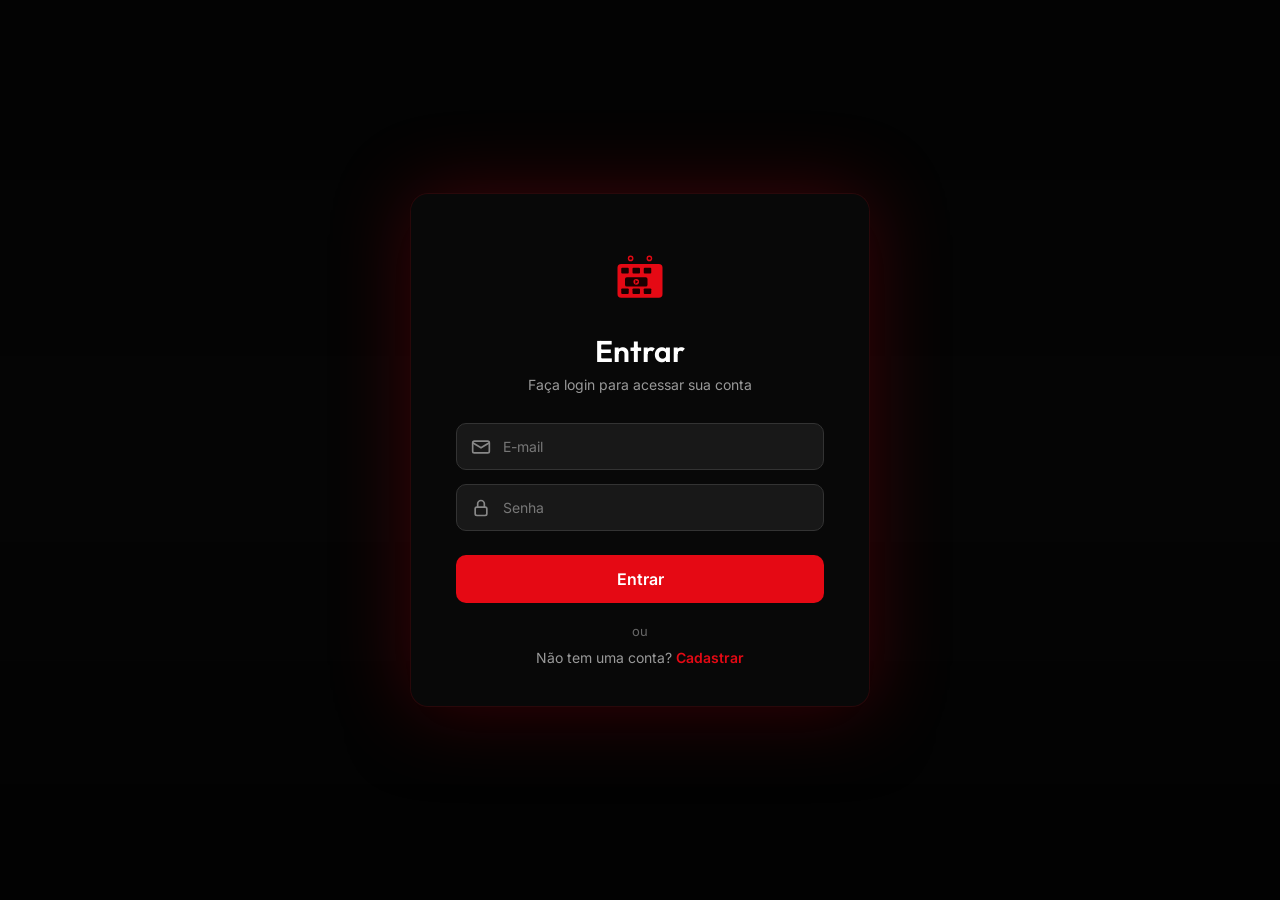
<file: frontend/login.html>
<!DOCTYPE html>
<html lang="pt-BR">
<head>
    <meta charset="UTF-8">
    <meta name="viewport" content="width=device-width, initial-scale=1.0">
    <title>Login</title>
    <link rel="stylesheet" href="css/index.css">
    <link rel="stylesheet" href="css/login.css">
    <link href="https://fonts.googleapis.com/css2?family=Inter:wght@400;500;600;700&family=Outfit:wght@400;500;600;700&display=swap" rel="stylesheet">
</head>
<body>

    <!-- ======================== CARROSSEL DE FUNDO (CSS ONLY) ======================== -->
    <div class="carousel-bg">
        <img src="img/filme.1.jpg" class="carousel-slide slide-1" alt="Filme 1">
        <img src="img/filme2.jpg" class="carousel-slide slide-2" alt="Filme 2">
        <img src="img/filme3.jpg" class="carousel-slide slide-3" alt="Filme 3">
        <img src="img/filme4.jpg" class="carousel-slide slide-4" alt="Filme 4">
        <img src="img/filme.5.jpg" class="carousel-slide slide-5" alt="Filme 5">
    </div>

    <!-- ======================== OVERLAY ESCURO ======================== -->
    <div class="carousel-overlay"></div>

    <!-- ======================== FORMULÁRIO DE LOGIN ======================== -->
    <div class="login-container">
        <!-- Ícone de cinema vermelho -->
        <div class="icon-container">
            <svg class="cinema-icon" viewBox="0 0 64 64" fill="none" xmlns="http://www.w3.org/2000/svg">
                <rect x="8" y="16" width="48" height="36" rx="4" fill="#e50914"/>
                <rect x="12" y="20" width="8" height="6" rx="1" fill="#1a0000"/>
                <rect x="24" y="20" width="8" height="6" rx="1" fill="#1a0000"/>
                <rect x="36" y="20" width="8" height="6" rx="1" fill="#1a0000"/>
                <rect x="12" y="42" width="8" height="6" rx="1" fill="#1a0000"/>
                <rect x="24" y="42" width="8" height="6" rx="1" fill="#1a0000"/>
                <rect x="36" y="42" width="8" height="6" rx="1" fill="#1a0000"/>
                <rect x="16" y="30" width="24" height="10" rx="2" fill="#1a0000"/>
                <circle cx="28" cy="35" r="3" fill="#e50914"/>
                <polygon points="27,33 30,35 27,37" fill="#1a0000"/>
                <!-- Olhinhos -->
                <circle cx="22" cy="10" r="3" fill="#e50914"/>
                <circle cx="42" cy="10" r="3" fill="#e50914"/>
                <circle cx="22" cy="10" r="1.5" fill="#1a0000"/>
                <circle cx="42" cy="10" r="1.5" fill="#1a0000"/>
            </svg>
        </div>

        <h2>Entrar</h2>
        <p class="subtitle">Faça login para acessar sua conta</p>

        <form id="loginForm">
            <div class="input-group">
                <svg class="input-icon" viewBox="0 0 24 24" fill="none" xmlns="http://www.w3.org/2000/svg">
                    <rect x="2" y="5" width="20" height="14" rx="2" stroke="#888" stroke-width="2" fill="none"/>
                    <path d="M2 7L12 13L22 7" stroke="#888" stroke-width="2" fill="none"/>
                </svg>
                <input type="email" id="email" placeholder="E-mail" required>
            </div>

            <div class="input-group">
                <svg class="input-icon" viewBox="0 0 24 24" fill="none" xmlns="http://www.w3.org/2000/svg">
                    <rect x="5" y="11" width="14" height="10" rx="2" stroke="#888" stroke-width="2" fill="none"/>
                    <path d="M8 11V7C8 4.79 9.79 3 12 3C14.21 3 16 4.79 16 7V11" stroke="#888" stroke-width="2" fill="none"/>
                </svg>
                <input type="password" id="password" placeholder="Senha" required>
            </div>

            <button type="submit">Entrar</button>
        </form>

        <p class="divider">ou</p>
        <p class="register-link">Não tem uma conta? <a href="registro.html">Cadastrar</a></p>
    </div>

</body>
</html>
</file>
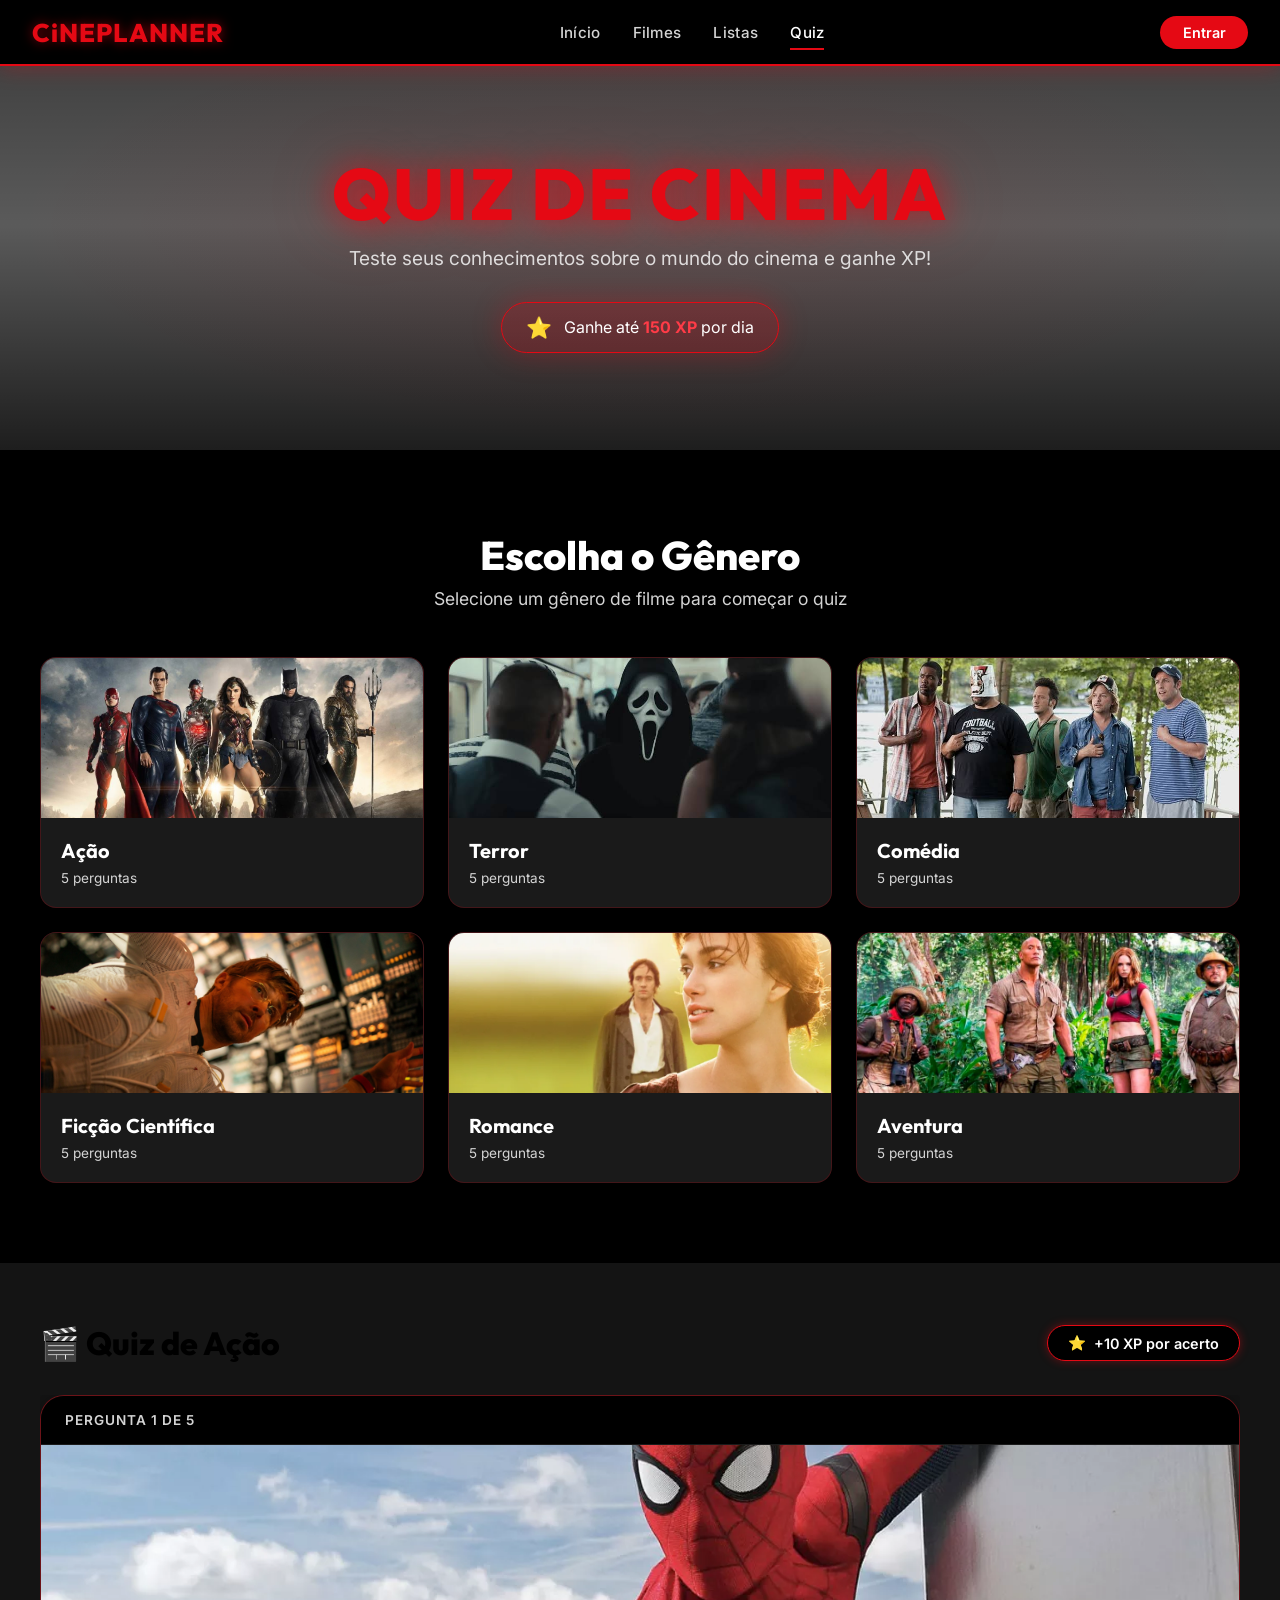
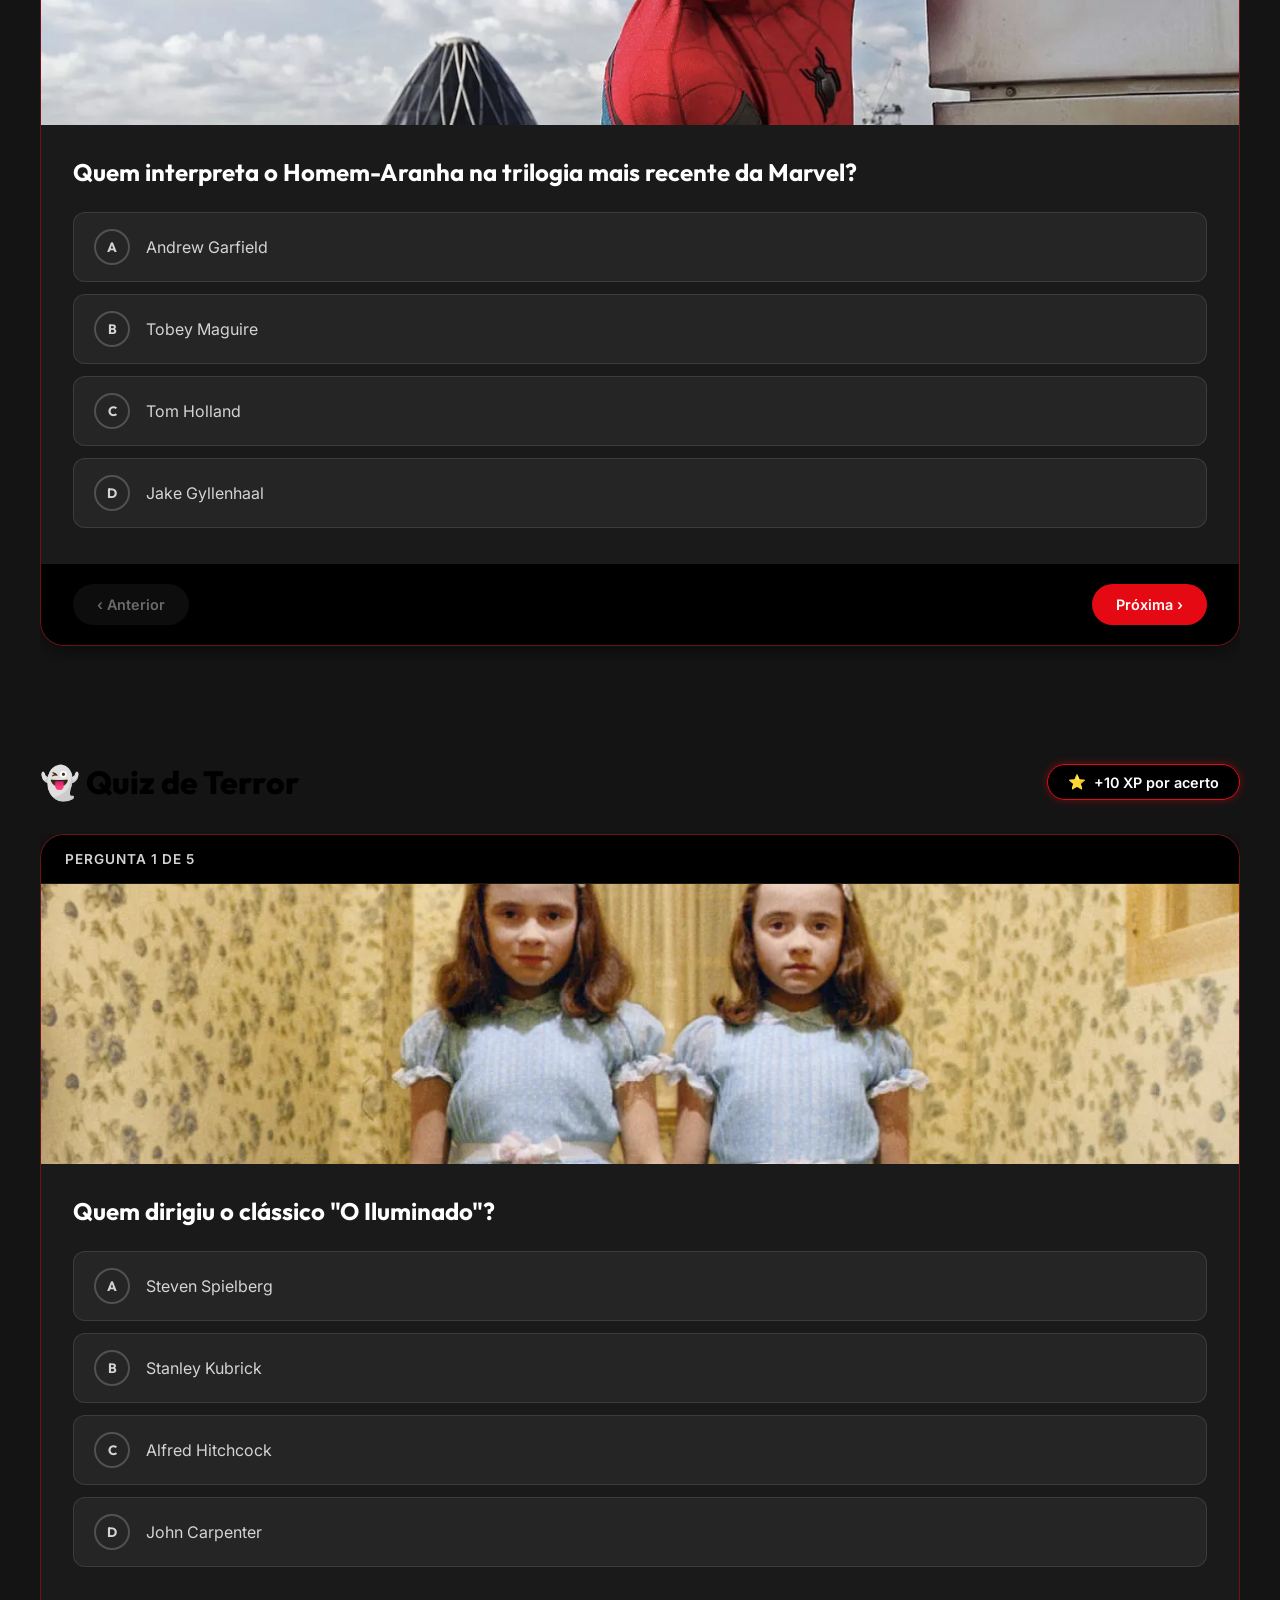
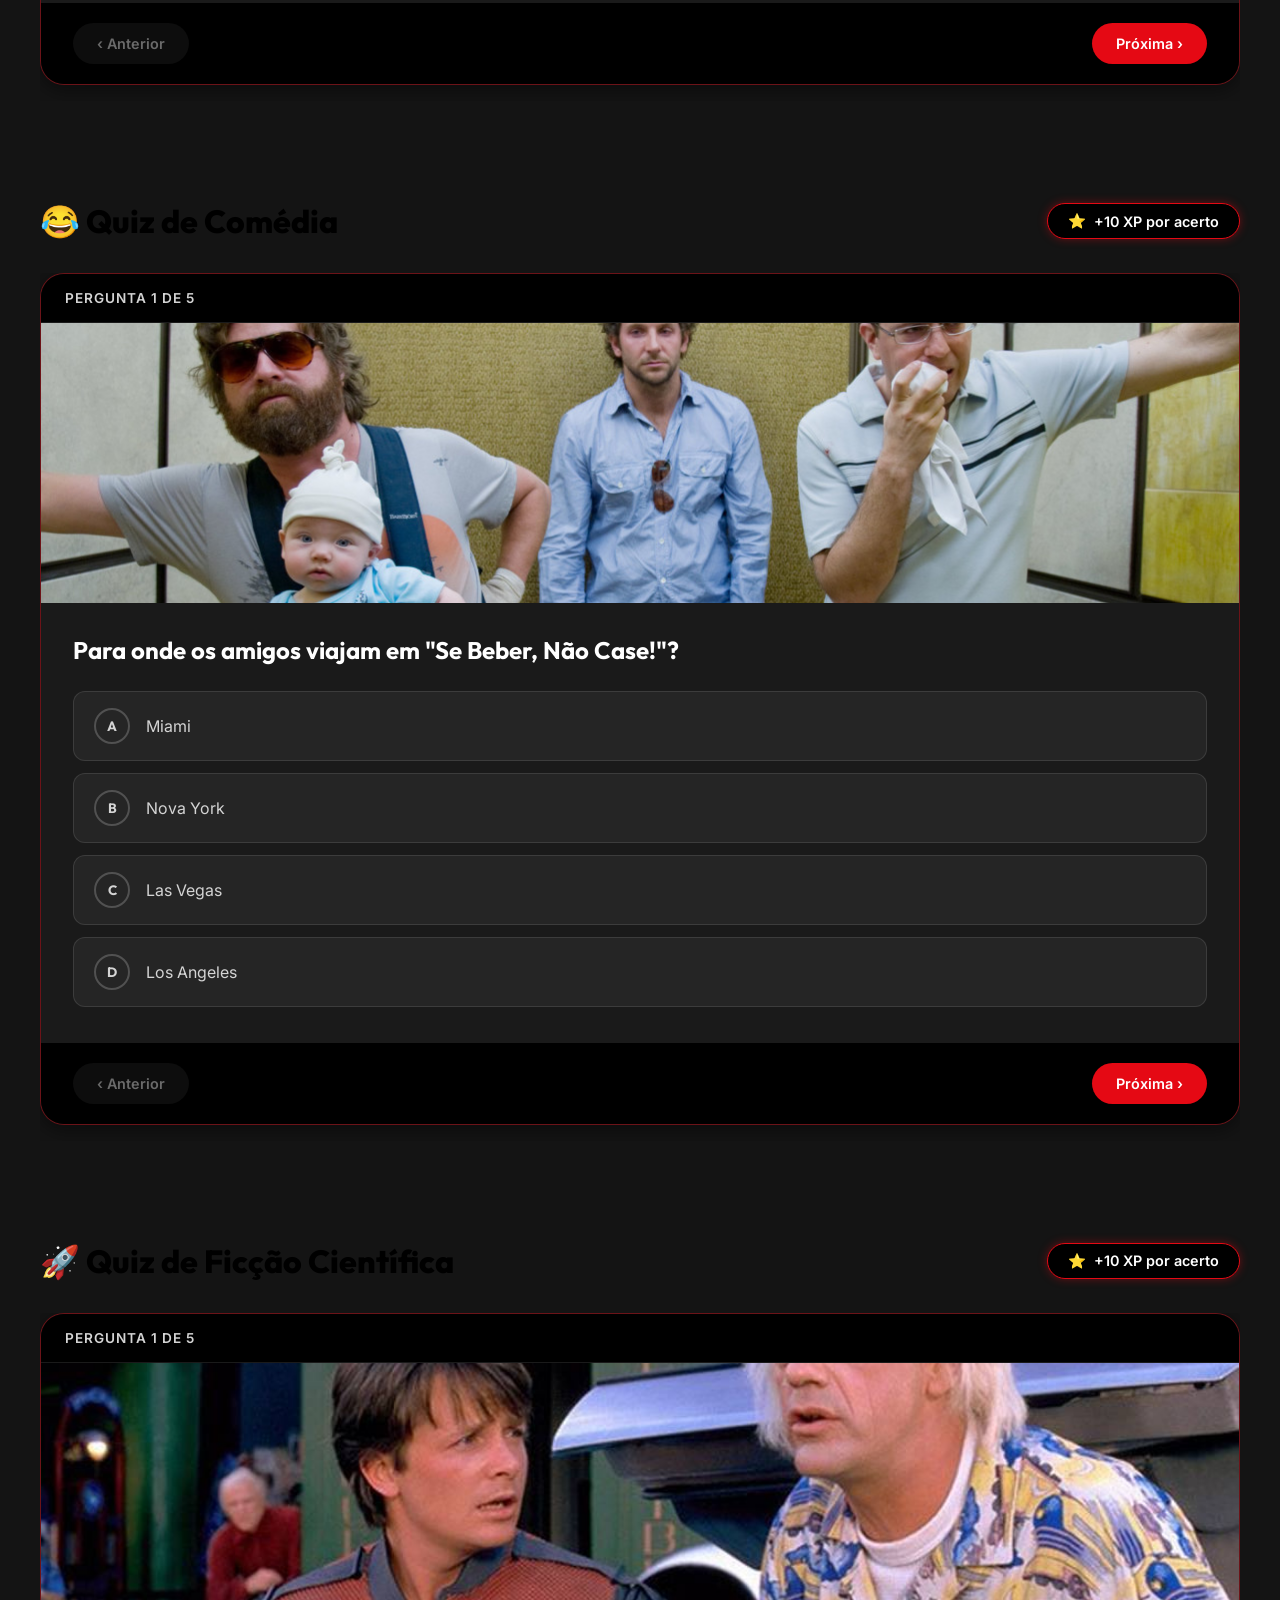
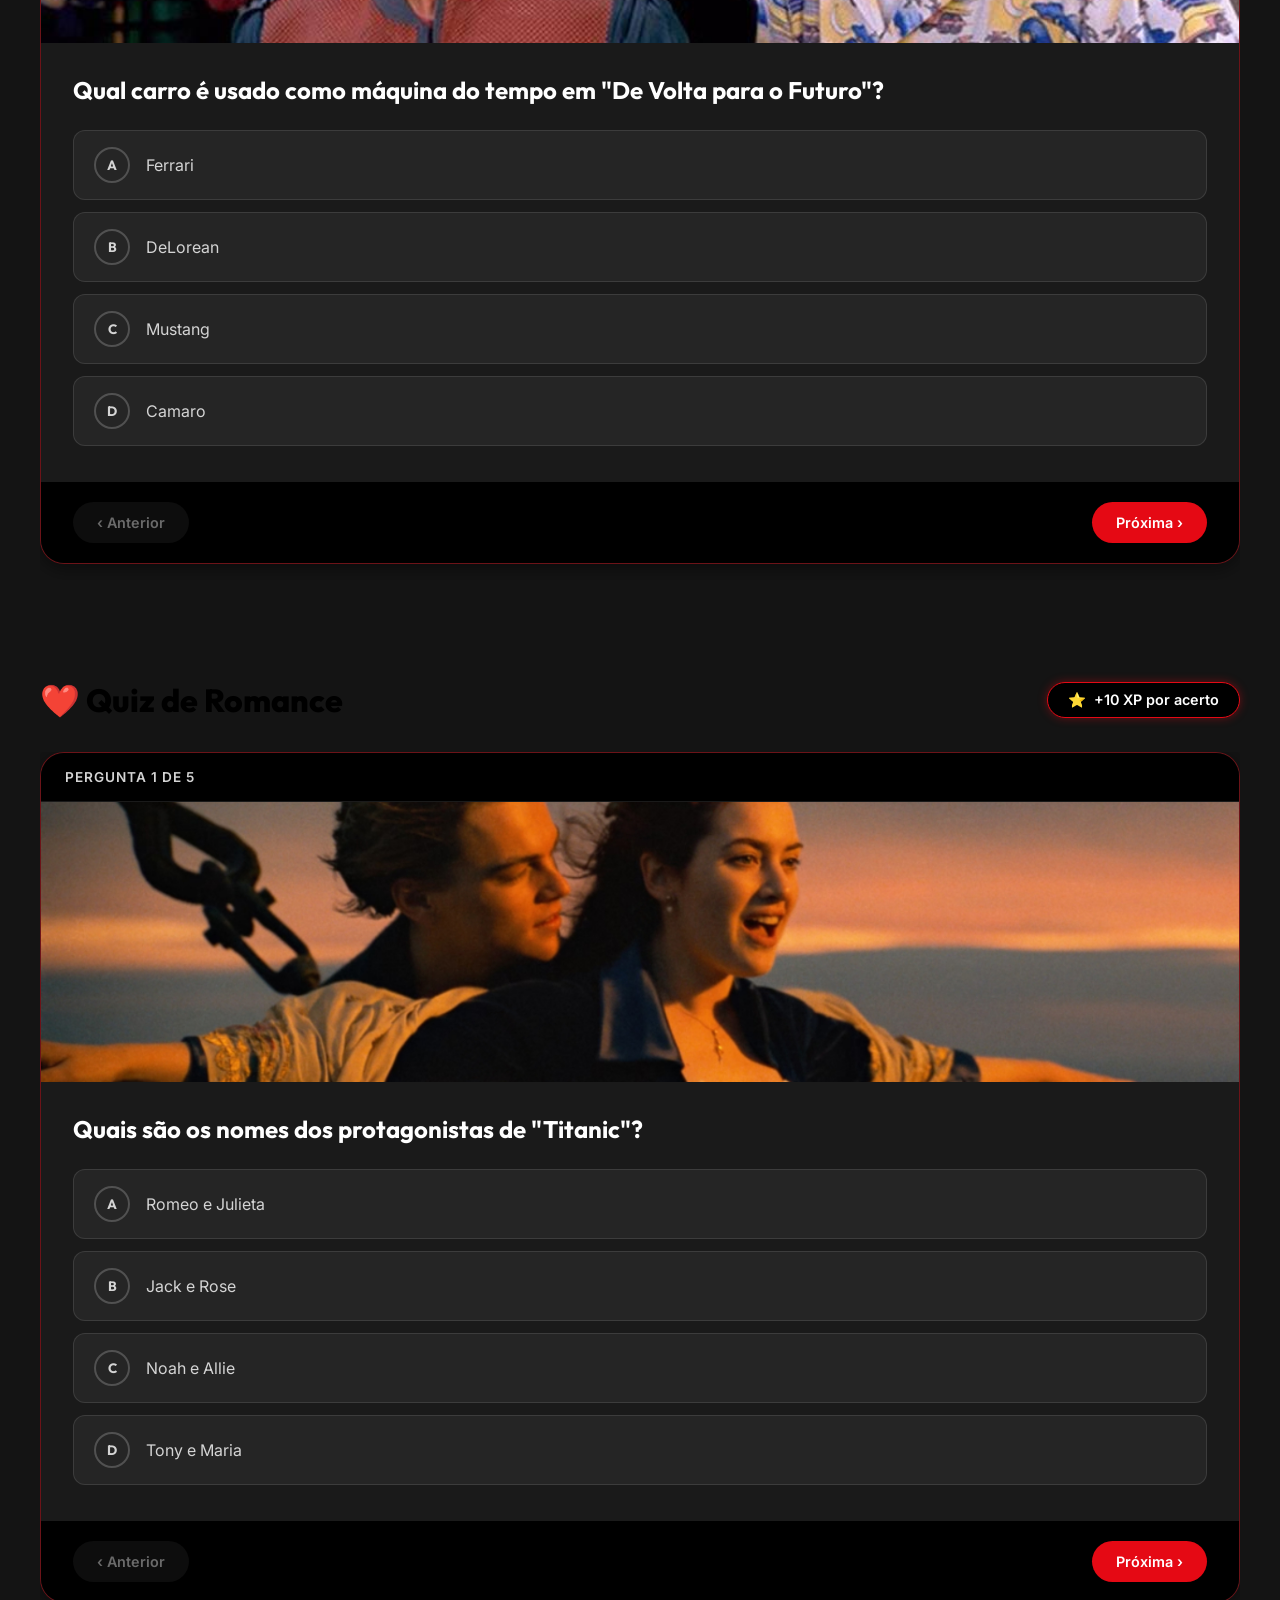
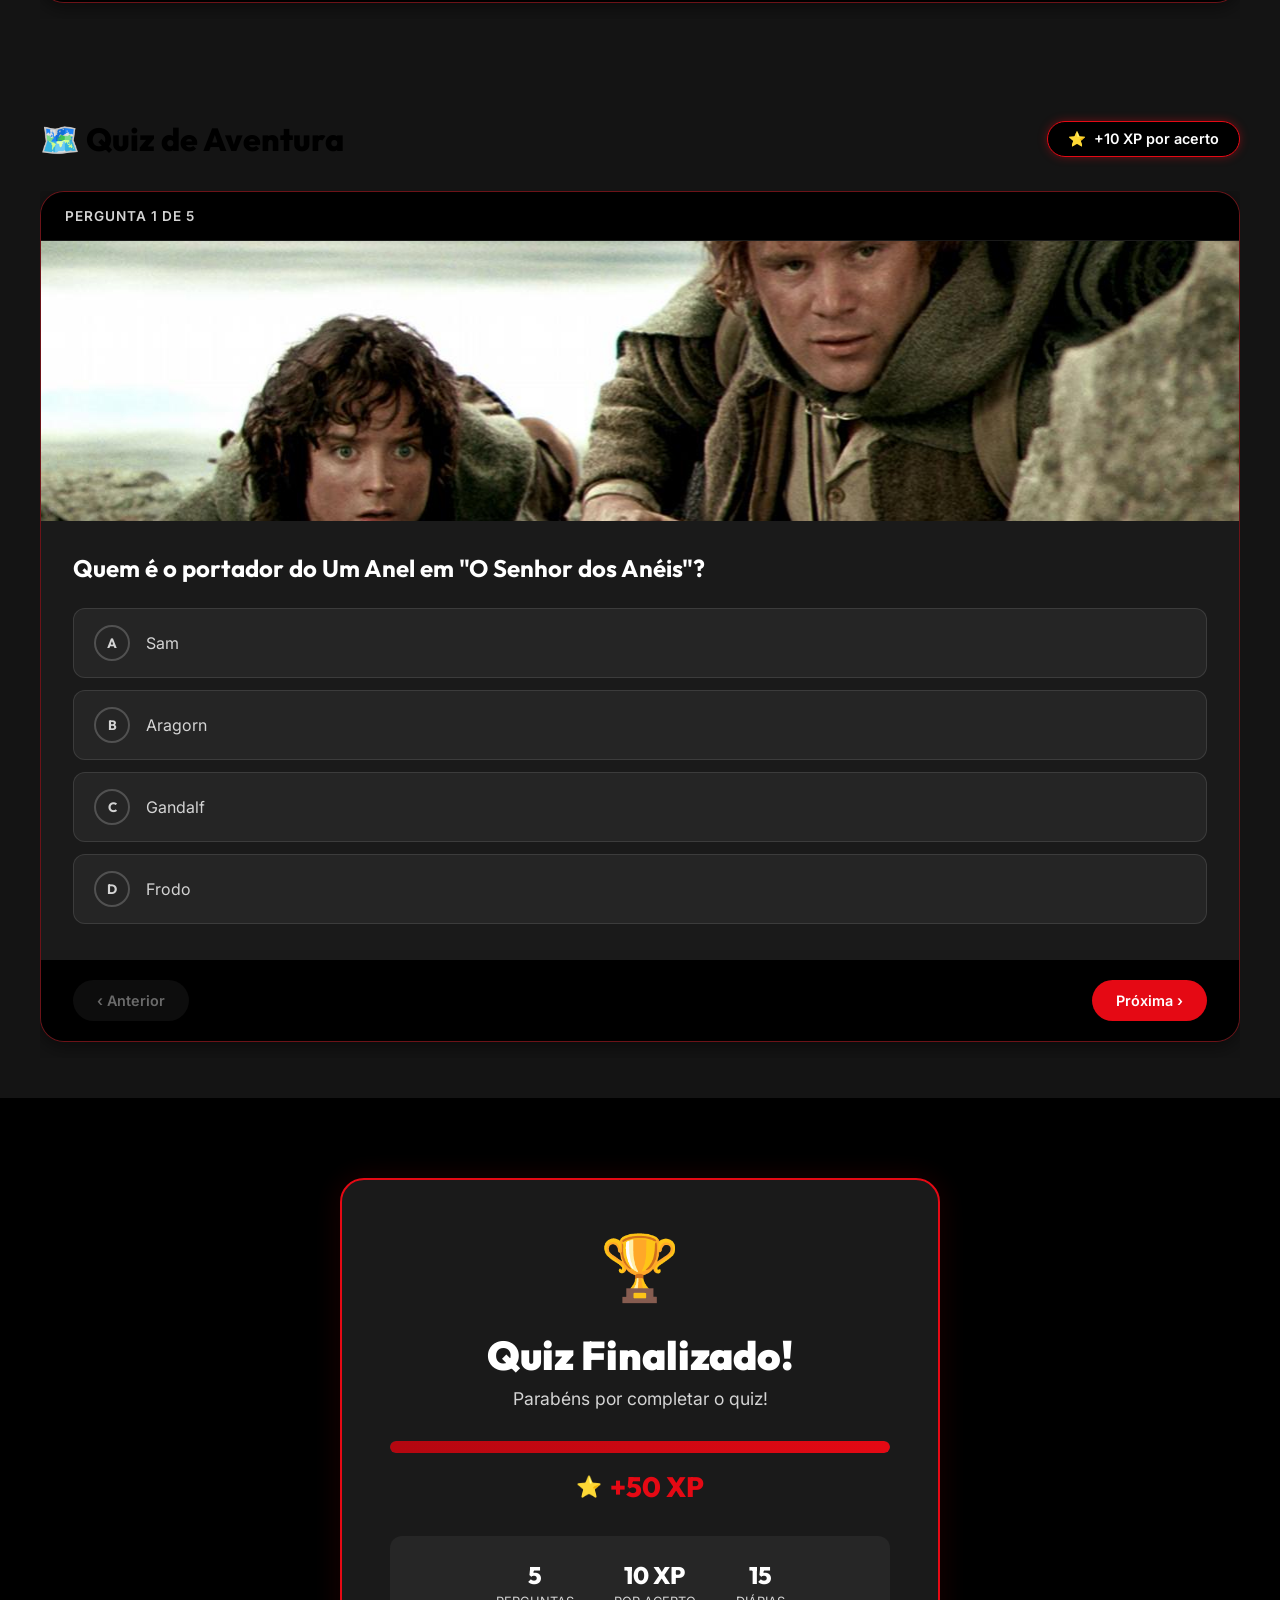
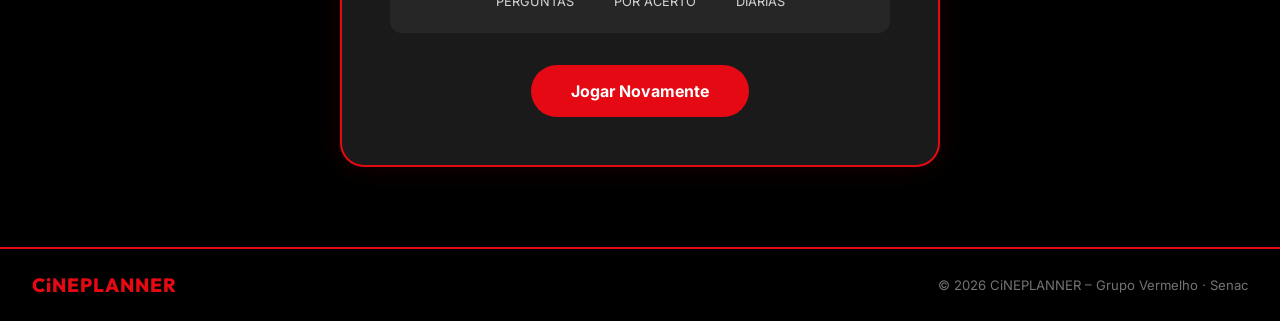
<file: frontend/quiz.html>
<!DOCTYPE html>
<html lang="pt-BR">

<head>
    <meta charset="UTF-8">
    <meta name="viewport" content="width=device-width, initial-scale=1.0">
    <meta name="description"
        content="Quiz de filmes do CinePlanner - Teste seus conhecimentos sobre cinema e ganhe XP!">
    <title>CinePlanner – Quiz</title>
    <link rel="preconnect" href="https://fonts.googleapis.com">
    <link rel="preconnect" href="https://fonts.gstatic.com" crossorigin>
    <link href="https://fonts.googleapis.com/css2?family=Outfit:wght@300;400;500;600;700;800&family=Inter:wght@300;400;500;600&display=swap" rel="stylesheet">
    <link rel="stylesheet" href="css/index.css">
    <link rel="stylesheet" href="css/quiz.css">
</head>

<body>

    <!-- ===== NAVBAR GLOBAL ===== -->
    <nav class="navbar" id="navbar">
        <div class="navbar-container">
            <a href="index.html" class="navbar-logo" id="logo-link">
                <span class="logo-text">CiNEPLANNER</span>
            </a>
            <ul class="navbar-links">
                <li><a href="index.html" class="nav-link">Início</a></li>
                <li><a href="#" class="nav-link">Filmes</a></li>
                <li><a href="#" class="nav-link">Listas</a></li>
                <li><a href="quiz.html" class="nav-link active">Quiz</a></li>
            </ul>
            <div class="navbar-actions">
                <a href="registro.html" class="btn-login" id="btn-entrar">Entrar</a>
            </div>
        </div>
    </nav>

    <!-- ===== HERO / CABEÇALHO DO QUIZ ===== -->
    <header class="quiz-hero" id="quiz-hero">
        <div class="hero-overlay"></div>
        <div class="hero-content">
            <h1 class="quiz-title">Quiz de Cinema</h1>
            <p class="quiz-subtitle">Teste seus conhecimentos sobre o mundo do cinema e ganhe XP!</p>
            <div class="xp-badge">
                <span class="xp-icon">⭐</span>
                <span class="xp-text">Ganhe até <strong>150 XP</strong> por dia</span>
            </div>
        </div>
    </header>

    <!-- ===== SELEÇÃO DE GÊNERO ===== -->
    <section class="genre-selection" id="generos-quiz">
        <div class="section-container">
            <div class="section-header-quiz">
                <h2 class="section-title-quiz">Escolha o Gênero</h2>
                <span class="section-subtitle-quiz">Selecione um gênero de filme para começar o quiz</span>
            </div>

            <div class="genre-grid">
                <!-- Gênero: Ação -->
                <a href="#quiz-acao" class="genre-card" id="genre-acao">
                    <div class="genre-card-image">
                        <img src="../img/heroisacao.jpg"
                            style="width:100%; height:140%; object-fit:cover;">
                    </div>
                    <div class="genre-card-info">
                        <h3>Ação</h3>
                        <span class="genre-questions">5 perguntas</span>
                    </div>
                </a>

                <!-- Gênero: Terror -->
                <a href="#quiz-terror" class="genre-card" id="genre-terror">
                    <div class="genre-card-image">
                        <img src="../img/terror.jpg" alt="Terror"
                            style="width:100%; height:120%; object-fit:cover;">
                    </div>
                    <div class="genre-card-info">
                        <h3>Terror</h3>
                        <span class="genre-questions">5 perguntas</span>
                    </div>
                </a>

                <!-- Gênero: Comédia -->
                <a href="#quiz-comedia" class="genre-card" id="genre-comedia">
                    <div class="genre-card-image">
                        <img src="../img/images.jpg" alt="Comédia"
                            style="width:100%; height:120%; object-fit:cover;">
                    </div>
                    <div class="genre-card-info">
                        <h3>Comédia</h3>
                        <span class="genre-questions">5 perguntas</span>
                    </div>
                </a>

                <!-- Gênero: Ficção Científica -->
                <a href="#quiz-ficcao" class="genre-card" id="genre-ficcao">
                    <div class="genre-card-image">
                        <img src="../img/ficcaoo.jpg" alt="Ficção Científica"
                            style="width:100%; height:100%; object-fit:cover;">
                    </div>
                    <div class="genre-card-info">
                        <h3>Ficção Científica</h3>
                        <span class="genre-questions">5 perguntas</span>
                    </div>
                </a>

                <!-- Gênero: Romance -->
                <a href="#quiz-romance" class="genre-card" id="genre-romance">
                    <div class="genre-card-image">
                        <img src="../img/ddac761e00aff300ff0083f1e50d8505e11897aea8f74b2f1acdcfd303bfb1fb.-ri-.webp" alt="Romance"
                            style="width:100%; height:100%; object-fit:cover;">
                    </div>
                    <div class="genre-card-info">
                        <h3>Romance</h3>
                        <span class="genre-questions">5 perguntas</span>
                    </div>
                </a>

                <!-- Gênero: Aventura -->
                <a href="#quiz-aventura" class="genre-card" id="genre-aventura">
                    <div class="genre-card-image">
                        <img src="../img/aventura.jpg" alt="Aventura"
                            style="width:100%; height:140%; object-fit:cover;">
                    </div>
                    <div class="genre-card-info">
                        <h3>Aventura</h3>
                        <span class="genre-questions">5 perguntas</span>
                    </div>
                </a>
            </div>
        </div>
    </section>

    <!-- ===== QUIZ - GÊNERO AÇÃO ===== -->
    <section class="quiz-section" id="quiz-acao">
        <div class="section-container">
            <div class="quiz-header">
                <h2 class="quiz-genre-title">🎬 Quiz de Ação</h2>
                <div class="quiz-xp-counter">
                    <span class="xp-icon-small">⭐</span>
                    <span>+10 XP por acerto</span>
                </div>
            </div>
            <div class="quiz-carousel-wrapper">

                <!-- ===== PERGUNTA 1 ===== -->
                <div class="quiz-card" id="acao-q1">
                    <div class="card-progress">Pergunta 1 de 5</div>
                    <div class="card-image">
                        <img src="../img/spider-man.webp" alt="Homem-Aranha"
                            style="width:100%; height:100%; object-fit:cover;">
                    </div>
                    <div class="card-content">
                        <h3 class="card-question">Quem interpreta o Homem-Aranha na trilogia mais recente da Marvel?
                        </h3>
                        <div class="card-alternatives">
                            <label class="alternative">
                                <input type="radio" name="acao-q1" value="a">
                                <span class="alt-marker">A</span>
                                <span class="alt-text">Andrew Garfield</span>
                            </label>
                            <label class="alternative">
                                <input type="radio" name="acao-q1" value="b">
                                <span class="alt-marker">B</span>
                                <span class="alt-text">Tobey Maguire</span>
                            </label>
                            <label class="alternative">
                                <input type="radio" name="acao-q1" value="c">
                                <span class="alt-marker">C</span>
                                <span class="alt-text">Tom Holland</span>
                            </label>
                            <label class="alternative">
                                <input type="radio" name="acao-q1" value="d">
                                <span class="alt-marker">D</span>
                                <span class="alt-text">Jake Gyllenhaal</span>
                            </label>
                        </div>
                    </div>
                    <div class="card-nav">
                        <span class="btn-prev btn-disabled">‹ Anterior</span>
                        <a href="#acao-q2" class="btn-next">Próxima ›</a>
                    </div>
                </div>

                <!-- ===== PERGUNTA 2 ===== -->
                <div class="quiz-card" id="acao-q2">
                    <div class="card-progress">Pergunta 2 de 5</div>
                    <div class="card-image">
                        <img src="../img/os-vingadores.webp" alt="Vingadores"
                            style="width:100%; height:170%; object-fit:cover;">
                    </div>
                    <div class="card-content">
                        <h3 class="card-question">Qual é o nome real do Homem de Ferro?</h3>
                        <div class="card-alternatives">
                            <label class="alternative">
                                <input type="radio" name="acao-q2" value="a">
                                <span class="alt-marker">A</span>
                                <span class="alt-text">Bruce Wayne</span>
                            </label>
                            <label class="alternative">
                                <input type="radio" name="acao-q2" value="b">
                                <span class="alt-marker">B</span>
                                <span class="alt-text">Tony Stark</span>
                            </label>
                            <label class="alternative">
                                <input type="radio" name="acao-q2" value="c">
                                <span class="alt-marker">C</span>
                                <span class="alt-text">Steve Rogers</span>
                            </label>
                            <label class="alternative">
                                <input type="radio" name="acao-q2" value="d">
                                <span class="alt-marker">D</span>
                                <span class="alt-text">Peter Parker</span>
                            </label>
                        </div>
                    </div>
                    <div class="card-nav">
                        <a href="#acao-q1" class="btn-prev">‹ Anterior</a>
                        <a href="#acao-q3" class="btn-next">Próxima ›</a>
                    </div>
                </div>

                <!-- ===== PERGUNTA 3 ===== -->
                <div class="quiz-card" id="acao-q3">
                    <div class="card-progress">Pergunta 3 de 5</div>
                    <div class="card-image">
                        <img src="../img/batman_cavaleiro_das_trevas_capa.jpg" alt="Batman"
                            style="width:100%; height:140%; object-fit:cover;">
                    </div>
                    <div class="card-content">
                        <h3 class="card-question">Quem dirigiu "O Cavaleiro das Trevas" (2008)?</h3>
                        <div class="card-alternatives">
                            <label class="alternative">
                                <input type="radio" name="acao-q3" value="a">
                                <span class="alt-marker">A</span>
                                <span class="alt-text">Zack Snyder</span>
                            </label>
                            <label class="alternative">
                                <input type="radio" name="acao-q3" value="b">
                                <span class="alt-marker">B</span>
                                <span class="alt-text">Christopher Nolan</span>
                            </label>
                            <label class="alternative">
                                <input type="radio" name="acao-q3" value="c">
                                <span class="alt-marker">C</span>
                                <span class="alt-text">Tim Burton</span>
                            </label>
                            <label class="alternative">
                                <input type="radio" name="acao-q3" value="d">
                                <span class="alt-marker">D</span>
                                <span class="alt-text">Matt Reeves</span>
                            </label>
                        </div>
                    </div>
                    <div class="card-nav">
                        <a href="#acao-q2" class="btn-prev">‹ Anterior</a>
                        <a href="#acao-q4" class="btn-next">Próxima ›</a>
                    </div>
                </div>

                <!-- ===== PERGUNTA 4 ===== -->
                <div class="quiz-card" id="acao-q4">
                    <div class="card-progress">Pergunta 4 de 5</div>
                    <div class="card-image">
                        <img src="../img/matri.jpg" alt="Matrix"
                            style="width:100%; height:160%; object-fit:cover;">
                    </div>
                    <div class="card-content">
                        <h3 class="card-question">Qual a cor da pílula que Neo escolhe em Matrix?</h3>
                        <div class="card-alternatives">
                            <label class="alternative">
                                <input type="radio" name="acao-q4" value="a">
                                <span class="alt-marker">A</span>
                                <span class="alt-text">Azul</span>
                            </label>
                            <label class="alternative">
                                <input type="radio" name="acao-q4" value="b">
                                <span class="alt-marker">B</span>
                                <span class="alt-text">Verde</span>
                            </label>
                            <label class="alternative">
                                <input type="radio" name="acao-q4" value="c">
                                <span class="alt-marker">C</span>
                                <span class="alt-text">Vermelha</span>
                            </label>
                            <label class="alternative">
                                <input type="radio" name="acao-q4" value="d">
                                <span class="alt-marker">D</span>
                                <span class="alt-text">Amarela</span>
                            </label>
                        </div>
                    </div>
                    <div class="card-nav">
                        <a href="#acao-q3" class="btn-prev">‹ Anterior</a>
                        <a href="#acao-q5" class="btn-next">Próxima ›</a>
                    </div>
                </div>

                <!-- ===== PERGUNTA 5 ===== -->
                <div class="quiz-card" id="acao-q5">
                    <div class="card-progress">Pergunta 5 de 5</div>
                    <div class="card-image">
                        <img src="../img/velozes-e-furiosos-recap-todos-filmes-da-franquia-f1847cd502e05a.jpg"
                            alt="Velozes e Furiosos" style="width:100%; height:130%; object-fit:cover;">
                    </div>
                    <div class="card-content">
                        <h3 class="card-question">Qual ator interpreta Dominic Toretto em "Velozes e Furiosos"?</h3>
                        <div class="card-alternatives">
                            <label class="alternative">
                                <input type="radio" name="acao-q5" value="a">
                                <span class="alt-marker">A</span>
                                <span class="alt-text">Dwayne Johnson</span>
                            </label>
                            <label class="alternative">
                                <input type="radio" name="acao-q5" value="b">
                                <span class="alt-marker">B</span>
                                <span class="alt-text">Vin Diesel</span>
                            </label>
                            <label class="alternative">
                                <input type="radio" name="acao-q5" value="c">
                                <span class="alt-marker">C</span>
                                <span class="alt-text">Jason Statham</span>
                            </label>
                            <label class="alternative">
                                <input type="radio" name="acao-q5" value="d">
                                <span class="alt-marker">D</span>
                                <span class="alt-text">Paul Walker</span>
                            </label>
                        </div>
                    </div>
                    <div class="card-nav">
                        <a href="#acao-q4" class="btn-prev">‹ Anterior</a>
                        <a href="#resultado" class="btn-finish">Finalizar Quiz ✓</a>
                    </div>
                </div>
            </div>
        </div>
    </section>

    <!-- ===== QUIZ - GÊNERO TERROR ===== -->
    <section class="quiz-section" id="quiz-terror">
        <div class="section-container">
            <div class="quiz-header">
                <h2 class="quiz-genre-title">👻 Quiz de Terror</h2>
                <div class="quiz-xp-counter">
                    <span class="xp-icon-small">⭐</span>
                    <span>+10 XP por acerto</span>
                </div>
            </div>
            <div class="quiz-carousel-wrapper">

                <!-- ===== PERGUNTA 1 ===== -->
                <div class="quiz-card" id="terror-q1">
                    <div class="card-progress">Pergunta 1 de 5</div>
                    <div class="card-image">
                        <img src="../img/twins-burns.webp" alt="O Iluminado"
                            style="width:100%; height:170%; object-fit:cover;">
                    </div>
                    <div class="card-content">
                        <h3 class="card-question">Quem dirigiu o clássico "O Iluminado"?</h3>
                        <div class="card-alternatives">
                            <label class="alternative">
                                <input type="radio" name="terror-q1" value="a">
                                <span class="alt-marker">A</span>
                                <span class="alt-text">Steven Spielberg</span>
                            </label>
                            <label class="alternative">
                                <input type="radio" name="terror-q1" value="b">
                                <span class="alt-marker">B</span>
                                <span class="alt-text">Stanley Kubrick</span>
                            </label>
                            <label class="alternative">
                                <input type="radio" name="terror-q1" value="c">
                                <span class="alt-marker">C</span>
                                <span class="alt-text">Alfred Hitchcock</span>
                            </label>
                            <label class="alternative">
                                <input type="radio" name="terror-q1" value="d">
                                <span class="alt-marker">D</span>
                                <span class="alt-text">John Carpenter</span>
                            </label>
                        </div>
                    </div>
                    <div class="card-nav">
                        <span class="btn-prev btn-disabled">‹ Anterior</span>
                        <a href="#terror-q2" class="btn-next">Próxima ›</a>
                    </div>
                </div>

                <!-- ===== PERGUNTA 2 ===== -->
                <div class="quiz-card" id="terror-q2">
                    <div class="card-progress">Pergunta 2 de 5</div>
                    <div class="card-image">
                        <img src="../img/panico.jpg" alt="Pânico"
                            style="width:100%; height:130%; object-fit:cover;">
                    </div>
                    <div class="card-content">
                        <h3 class="card-question">Qual o nome do assassino mascarado na franquia "Pânico"?</h3>
                        <div class="card-alternatives">
                            <label class="alternative">
                                <input type="radio" name="terror-q2" value="a">
                                <span class="alt-marker">A</span>
                                <span class="alt-text">Jason Voorhees</span>
                            </label>
                            <label class="alternative">
                                <input type="radio" name="terror-q2" value="b">
                                <span class="alt-marker">B</span>
                                <span class="alt-text">Michael Myers</span>
                            </label>
                            <label class="alternative">
                                <input type="radio" name="terror-q2" value="c">
                                <span class="alt-marker">C</span>
                                <span class="alt-text">Ghostface</span>
                            </label>
                            <label class="alternative">
                                <input type="radio" name="terror-q2" value="d">
                                <span class="alt-marker">D</span>
                                <span class="alt-text">Freddy Krueger</span>
                            </label>
                        </div>
                    </div>
                    <div class="card-nav">
                        <a href="#terror-q1" class="btn-prev">‹ Anterior</a>
                        <a href="#terror-q3" class="btn-next">Próxima ›</a>
                    </div>
                </div>

                <!-- ===== PERGUNTA 3 ===== -->
                <div class="quiz-card" id="terror-q3">
                    <div class="card-progress">Pergunta 3 de 5</div>
                    <div class="card-image">
                        <img src="../img/it.jpg" alt="It"
                            style="width:100%; height:100%; object-fit:cover;">
                    </div>
                    <div class="card-content">
                        <h3 class="card-question">Qual é a forma favorita da criatura em "It - A Coisa"?</h3>
                        <div class="card-alternatives">
                            <label class="alternative">
                                <input type="radio" name="terror-q3" value="a">
                                <span class="alt-marker">A</span>
                                <span class="alt-text">Lobisomem</span>
                            </label>
                            <label class="alternative">
                                <input type="radio" name="terror-q3" value="b">
                                <span class="alt-marker">B</span>
                                <span class="alt-text">Palhaço Pennywise</span>
                            </label>
                            <label class="alternative">
                                <input type="radio" name="terror-q3" value="c">
                                <span class="alt-marker">C</span>
                                <span class="alt-text">Vampiro</span>
                            </label>
                            <label class="alternative">
                                <input type="radio" name="terror-q3" value="d">
                                <span class="alt-marker">D</span>
                                <span class="alt-text">Fantasma</span>
                            </label>
                        </div>
                    </div>
                    <div class="card-nav">
                        <a href="#terror-q2" class="btn-prev">‹ Anterior</a>
                        <a href="#terror-q4" class="btn-next">Próxima ›</a>
                    </div>
                </div>

                <!-- ===== PERGUNTA 4 ===== -->
                <div class="quiz-card" id="terror-q4">
                    <div class="card-progress">Pergunta 4 de 5</div>
                    <div class="card-image">
                        <img src="../img/exorcista.jpg" alt="O Exorcista"
                            style="width:100%; height:100%; object-fit:cover;">
                    </div>
                    <div class="card-content">
                        <h3 class="card-question">Qual é o nome da menina possuída em "O Exorcista"?</h3>
                        <div class="card-alternatives">
                            <label class="alternative">
                                <input type="radio" name="terror-q4" value="a">
                                <span class="alt-marker">A</span>
                                <span class="alt-text">Regan MacNeil</span>
                            </label>
                            <label class="alternative">
                                <input type="radio" name="terror-q4" value="b">
                                <span class="alt-marker">B</span>
                                <span class="alt-text">Carol Anne</span>
                            </label>
                            <label class="alternative">
                                <input type="radio" name="terror-q4" value="c">
                                <span class="alt-marker">C</span>
                                <span class="alt-text">Carrie White</span>
                            </label>
                            <label class="alternative">
                                <input type="radio" name="terror-q4" value="d">
                                <span class="alt-marker">D</span>
                                <span class="alt-text">Rosemary</span>
                            </label>
                        </div>
                    </div>
                    <div class="card-nav">
                        <a href="#terror-q3" class="btn-prev">‹ Anterior</a>
                        <a href="#terror-q5" class="btn-next">Próxima ›</a>
                    </div>
                </div>

                <!-- ===== PERGUNTA 5 ===== -->
                <div class="quiz-card" id="terror-q5">
                    <div class="card-progress">Pergunta 5 de 5</div>
                    <div class="card-image">
                        <img src="../img/invocaco.jpg"
                            alt="Invocação do Mal" style="width:100%; height:140%; object-fit:cover;">
                    </div>
                    <div class="card-content">
                        <h3 class="card-question">Quais são os nomes dos investigadores paranormais reais de "Invocação
                            do Mal"?</h3>
                        <div class="card-alternatives">
                            <label class="alternative">
                                <input type="radio" name="terror-q5" value="a">
                                <span class="alt-marker">A</span>
                                <span class="alt-text">Mulder e Scully</span>
                            </label>
                            <label class="alternative">
                                <input type="radio" name="terror-q5" value="b">
                                <span class="alt-marker">B</span>
                                <span class="alt-text">Ed e Lorraine Warren</span>
                            </label>
                            <label class="alternative">
                                <input type="radio" name="terror-q5" value="c">
                                <span class="alt-marker">C</span>
                                <span class="alt-text">Sam e Dean Winchester</span>
                            </label>
                            <label class="alternative">
                                <input type="radio" name="terror-q5" value="d">
                                <span class="alt-marker">D</span>
                                <span class="alt-text">Peter e Ray</span>
                            </label>
                        </div>
                    </div>
                    <div class="card-nav">
                        <a href="#terror-q4" class="btn-prev">‹ Anterior</a>
                        <a href="#resultado" class="btn-finish">Finalizar Quiz ✓</a>
                    </div>
                </div>
            </div>
        </div>
    </section>

    <!-- ===== QUIZ - GÊNERO COMÉDIA ===== -->
    <section class="quiz-section" id="quiz-comedia">
        <div class="section-container">
            <div class="quiz-header">
                <h2 class="quiz-genre-title">😂 Quiz de Comédia</h2>
                <div class="quiz-xp-counter">
                    <span class="xp-icon-small">⭐</span>
                    <span>+10 XP por acerto</span>
                </div>
            </div>
            <div class="quiz-carousel-wrapper">

                <!-- ===== PERGUNTA 1 ===== -->
                <div class="quiz-card" id="comedia-q1">
                    <div class="card-progress">Pergunta 1 de 5</div>
                    <div class="card-image">
                        <img src="../img/sebeberncase.jpg"
                            alt="Se Beber Nao Case" style="width:100%; height:140%; object-fit:cover;">
                    </div>
                    <div class="card-content">
                        <h3 class="card-question">Para onde os amigos viajam em "Se Beber, Não Case!"?</h3>
                        <div class="card-alternatives">
                            <label class="alternative">
                                <input type="radio" name="comedia-q1" value="a">
                                <span class="alt-marker">A</span>
                                <span class="alt-text">Miami</span>
                            </label>
                            <label class="alternative">
                                <input type="radio" name="comedia-q1" value="b">
                                <span class="alt-marker">B</span>
                                <span class="alt-text">Nova York</span>
                            </label>
                            <label class="alternative">
                                <input type="radio" name="comedia-q1" value="c">
                                <span class="alt-marker">C</span>
                                <span class="alt-text">Las Vegas</span>
                            </label>
                            <label class="alternative">
                                <input type="radio" name="comedia-q1" value="d">
                                <span class="alt-marker">D</span>
                                <span class="alt-text">Los Angeles</span>
                            </label>
                        </div>
                    </div>
                    <div class="card-nav">
                        <span class="btn-prev btn-disabled">‹ Anterior</span>
                        <a href="#comedia-q2" class="btn-next">Próxima ›</a>
                    </div>
                </div>

                <!-- ===== PERGUNTA 2 ===== -->
                <div class="quiz-card" id="comedia-q2">
                    <div class="card-progress">Pergunta 2 de 5</div>
                    <div class="card-image">
                        <img src="../img/meninas-malvadas_7350.jpeg"
                            alt="Meninas Malvadas" style="width:100%; height:140%; object-fit:cover;">
                    </div>
                    <div class="card-content">
                        <h3 class="card-question">Qual cor as Plásticas usam às quartas-feiras em "Meninas Malvadas"?
                        </h3>
                        <div class="card-alternatives">
                            <label class="alternative">
                                <input type="radio" name="comedia-q2" value="a">
                                <span class="alt-marker">A</span>
                                <span class="alt-text">Azul</span>
                            </label>
                            <label class="alternative">
                                <input type="radio" name="comedia-q2" value="b">
                                <span class="alt-marker">B</span>
                                <span class="alt-text">Preto</span>
                            </label>
                            <label class="alternative">
                                <input type="radio" name="comedia-q2" value="c">
                                <span class="alt-marker">C</span>
                                <span class="alt-text">Branco</span>
                            </label>
                            <label class="alternative">
                                <input type="radio" name="comedia-q2" value="d">
                                <span class="alt-marker">D</span>
                                <span class="alt-text">Rosa</span>
                            </label>
                        </div>
                    </div>
                    <div class="card-nav">
                        <a href="#comedia-q1" class="btn-prev">‹ Anterior</a>
                        <a href="#comedia-q3" class="btn-next">Próxima ›</a>
                    </div>
                </div>

                <!-- ===== PERGUNTA 3 ===== -->
                <div class="quiz-card" id="comedia-q3">
                    <div class="card-progress">Pergunta 3 de 5</div>
                    <div class="card-image">
                        <img src="../img/asbranquelasjpg.jpg" alt="As Branquelas"
                            style="width:100%; height:130%; object-fit:cover;">
                    </div>
                    <div class="card-content">
                        <h3 class="card-question">Quais irmãos interpretam as protagonistas de "As Branquelas"?</h3>
                        <div class="card-alternatives">
                            <label class="alternative">
                                <input type="radio" name="comedia-q3" value="a">
                                <span class="alt-marker">A</span>
                                <span class="alt-text">Irmãos Coen</span>
                            </label>
                            <label class="alternative">
                                <input type="radio" name="comedia-q3" value="b">
                                <span class="alt-marker">B</span>
                                <span class="alt-text">Irmãos Wayans</span>
                            </label>
                            <label class="alternative">
                                <input type="radio" name="comedia-q3" value="c">
                                <span class="alt-marker">C</span>
                                <span class="alt-text">Irmãos Russo</span>
                            </label>
                            <label class="alternative">
                                <input type="radio" name="comedia-q3" value="d">
                                <span class="alt-marker">D</span>
                                <span class="alt-text">Irmãos Marx</span>
                            </label>
                        </div>
                    </div>
                    <div class="card-nav">
                        <a href="#comedia-q2" class="btn-prev">‹ Anterior</a>
                        <a href="#comedia-q4" class="btn-next">Próxima ›</a>
                    </div>
                </div>

                <!-- ===== PERGUNTA 4 ===== -->
                <div class="quiz-card" id="comedia-q4">
                    <div class="card-progress">Pergunta 4 de 5</div>
                    <div class="card-image">
                        <img src="../img/superbad,jpg.jpg" alt="Superbad"
                            style="width:100%; height:120%; object-fit:cover;">
                    </div>
                    <div class="card-content">
                        <h3 class="card-question">Qual o nome falso na identidade de Fogell em "Superbad"?</h3>
                        <div class="card-alternatives">
                            <label class="alternative">
                                <input type="radio" name="comedia-q4" value="a">
                                <span class="alt-marker">A</span>
                                <span class="alt-text">McLovin</span>
                            </label>
                            <label class="alternative">
                                <input type="radio" name="comedia-q4" value="b">
                                <span class="alt-marker">B</span>
                                <span class="alt-text">McDreamy</span>
                            </label>
                            <label class="alternative">
                                <input type="radio" name="comedia-q4" value="c">
                                <span class="alt-marker">C</span>
                                <span class="alt-text">McFly</span>
                            </label>
                            <label class="alternative">
                                <input type="radio" name="comedia-q4" value="d">
                                <span class="alt-marker">D</span>
                                <span class="alt-text">McGregor</span>
                            </label>
                        </div>
                    </div>
                    <div class="card-nav">
                        <a href="#comedia-q3" class="btn-prev">‹ Anterior</a>
                        <a href="#comedia-q5" class="btn-next">Próxima ›</a>
                    </div>
                </div>

                <!-- ===== PERGUNTA 5 ===== -->
                <div class="quiz-card" id="comedia-q5">
                    <div class="card-progress">Pergunta 5 de 5</div>
                    <div class="card-image">
                        <img src="../img/schoolrockjpg.jpg" alt="Escola de Rock"
                            style="width:100%; height:130%; object-fit:cover;">
                    </div>
                    <div class="card-content">
                        <h3 class="card-question">Quem é o ator principal de "Escola de Rock"?</h3>
                        <div class="card-alternatives">
                            <label class="alternative">
                                <input type="radio" name="comedia-q5" value="a">
                                <span class="alt-marker">A</span>
                                <span class="alt-text">Adam Sandler</span>
                            </label>
                            <label class="alternative">
                                <input type="radio" name="comedia-q5" value="b">
                                <span class="alt-marker">B</span>
                                <span class="alt-text">Jim Carrey</span>
                            </label>
                            <label class="alternative">
                                <input type="radio" name="comedia-q5" value="c">
                                <span class="alt-marker">C</span>
                                <span class="alt-text">Jack Black</span>
                            </label>
                            <label class="alternative">
                                <input type="radio" name="comedia-q5" value="d">
                                <span class="alt-marker">D</span>
                                <span class="alt-text">Will Ferrell</span>
                            </label>
                        </div>
                    </div>
                    <div class="card-nav">
                        <a href="#comedia-q4" class="btn-prev">‹ Anterior</a>
                        <a href="#resultado" class="btn-finish">Finalizar Quiz ✓</a>
                    </div>
                </div>
            </div>
        </div>
    </section>

    <!-- ===== QUIZ - GÊNERO FICÇÃO CIENTÍFICA ===== -->
    <section class="quiz-section" id="quiz-ficcao">
        <div class="section-container">
            <div class="quiz-header">
                <h2 class="quiz-genre-title">🚀 Quiz de Ficção Científica</h2>
                <div class="quiz-xp-counter">
                    <span class="xp-icon-small">⭐</span>
                    <span>+10 XP por acerto</span>
                </div>
            </div>
            <div class="quiz-carousel-wrapper">

                <!-- ===== PERGUNTA 1 ===== -->
                <div class="quiz-card" id="ficcao-q1">
                    <div class="card-progress">Pergunta 1 de 5</div>
                    <div class="card-image">
                        <img src="../img/devoltaparaofuturo.jpg"
                            alt="De Volta Para o Futuro" style="width:100%; height:150%; object-fit:cover;">
                    </div>
                    <div class="card-content">
                        <h3 class="card-question">Qual carro é usado como máquina do tempo em "De Volta para o Futuro"?
                        </h3>
                        <div class="card-alternatives">
                            <label class="alternative">
                                <input type="radio" name="ficcao-q1" value="a">
                                <span class="alt-marker">A</span>
                                <span class="alt-text">Ferrari</span>
                            </label>
                            <label class="alternative">
                                <input type="radio" name="ficcao-q1" value="b">
                                <span class="alt-marker">B</span>
                                <span class="alt-text">DeLorean</span>
                            </label>
                            <label class="alternative">
                                <input type="radio" name="ficcao-q1" value="c">
                                <span class="alt-marker">C</span>
                                <span class="alt-text">Mustang</span>
                            </label>
                            <label class="alternative">
                                <input type="radio" name="ficcao-q1" value="d">
                                <span class="alt-marker">D</span>
                                <span class="alt-text">Camaro</span>
                            </label>
                        </div>
                    </div>
                    <div class="card-nav">
                        <span class="btn-prev btn-disabled">‹ Anterior</span>
                        <a href="#ficcao-q2" class="btn-next">Próxima ›</a>
                    </div>
                </div>

                <!-- ===== PERGUNTA 2 ===== -->
                <div class="quiz-card" id="ficcao-q2">
                    <div class="card-progress">Pergunta 2 de 5</div>
                    <div class="card-image">
                        <img src="../img/interestelarjpg.jpg" alt="Interestelar"
                            style="width:100%; height:100%; object-fit:cover;">
                    </div>
                    <div class="card-content">
                        <h3 class="card-question">Quem dirigiu "Interestelar"?</h3>
                        <div class="card-alternatives">
                            <label class="alternative">
                                <input type="radio" name="ficcao-q2" value="a">
                                <span class="alt-marker">A</span>
                                <span class="alt-text">Christopher Nolan</span>
                            </label>
                            <label class="alternative">
                                <input type="radio" name="ficcao-q2" value="b">
                                <span class="alt-marker">B</span>
                                <span class="alt-text">Ridley Scott</span>
                            </label>
                            <label class="alternative">
                                <input type="radio" name="ficcao-q2" value="c">
                                <span class="alt-marker">C</span>
                                <span class="alt-text">James Cameron</span>
                            </label>
                            <label class="alternative">
                                <input type="radio" name="ficcao-q2" value="d">
                                <span class="alt-marker">D</span>
                                <span class="alt-text">Steven Spielberg</span>
                            </label>
                        </div>
                    </div>
                    <div class="card-nav">
                        <a href="#ficcao-q1" class="btn-prev">‹ Anterior</a>
                        <a href="#ficcao-q3" class="btn-next">Próxima ›</a>
                    </div>
                </div>

                <!-- ===== PERGUNTA 3 ===== -->
                <div class="quiz-card" id="ficcao-q3">
                    <div class="card-progress">Pergunta 3 de 5</div>
                    <div class="card-image">
                        <img src="../img/bladerunner.jpg" alt="Blade Runner"
                            style="width:100%; height:100%; object-fit:cover;">
                    </div>
                    <div class="card-content">
                        <h3 class="card-question">Como são chamados os androides em "Blade Runner"?</h3>
                        <div class="card-alternatives">
                            <label class="alternative">
                                <input type="radio" name="ficcao-q3" value="a">
                                <span class="alt-marker">A</span>
                                <span class="alt-text">Cylons</span>
                            </label>
                            <label class="alternative">
                                <input type="radio" name="ficcao-q3" value="b">
                                <span class="alt-marker">B</span>
                                <span class="alt-text">Replicantes</span>
                            </label>
                            <label class="alternative">
                                <input type="radio" name="ficcao-q3" value="c">
                                <span class="alt-marker">C</span>
                                <span class="alt-text">Sintéticos</span>
                            </label>
                            <label class="alternative">
                                <input type="radio" name="ficcao-q3" value="d">
                                <span class="alt-marker">D</span>
                                <span class="alt-text">Terminators</span>
                            </label>
                        </div>
                    </div>
                    <div class="card-nav">
                        <a href="#ficcao-q2" class="btn-prev">‹ Anterior</a>
                        <a href="#ficcao-q4" class="btn-next">Próxima ›</a>
                    </div>
                </div>

                <!-- ===== PERGUNTA 4 ===== -->
                <div class="quiz-card" id="ficcao-q4">
                    <div class="card-progress">Pergunta 4 de 5</div>
                    <div class="card-image">
                        <img src="../img/avatar.webp" alt="Avatar"
                            style="width:100%; height:130%; object-fit:cover;">
                    </div>
                    <div class="card-content">
                        <h3 class="card-question">Qual o nome do planeta (ou lua) habitado pelos Na'vi em "Avatar"?</h3>
                        <div class="card-alternatives">
                            <label class="alternative">
                                <input type="radio" name="ficcao-q4" value="a">
                                <span class="alt-marker">A</span>
                                <span class="alt-text">Tatooine</span>
                            </label>
                            <label class="alternative">
                                <input type="radio" name="ficcao-q4" value="b">
                                <span class="alt-marker">B</span>
                                <span class="alt-text">Pandora</span>
                            </label>
                            <label class="alternative">
                                <input type="radio" name="ficcao-q4" value="c">
                                <span class="alt-marker">C</span>
                                <span class="alt-text">Krypton</span>
                            </label>
                            <label class="alternative">
                                <input type="radio" name="ficcao-q4" value="d">
                                <span class="alt-marker">D</span>
                                <span class="alt-text">Arrakis</span>
                            </label>
                        </div>
                    </div>
                    <div class="card-nav">
                        <a href="#ficcao-q3" class="btn-prev">‹ Anterior</a>
                        <a href="#ficcao-q5" class="btn-next">Próxima ›</a>
                    </div>
                </div>

                <!-- ===== PERGUNTA 5 ===== -->
                <div class="quiz-card" id="ficcao-q5">
                    <div class="card-progress">Pergunta 5 de 5</div>
                    <div class="card-image">
                        <img src="../img/imagem-destacada-duna-2-zendaya.jpg" alt="Duna"
                            style="width:100%; height:100%; object-fit:cover;">
                    </div>
                    <div class="card-content">
                        <h3 class="card-question">Qual é o recurso mais valioso do universo em "Duna"?</h3>
                        <div class="card-alternatives">
                            <label class="alternative">
                                <input type="radio" name="ficcao-q5" value="a">
                                <span class="alt-marker">A</span>
                                <span class="alt-text">Água</span>
                            </label>
                            <label class="alternative">
                                <input type="radio" name="ficcao-q5" value="b">
                                <span class="alt-marker">B</span>
                                <span class="alt-text">Ouro</span>
                            </label>
                            <label class="alternative">
                                <input type="radio" name="ficcao-q5" value="c">
                                <span class="alt-marker">C</span>
                                <span class="alt-text">A Especiaria (Melange)</span>
                            </label>
                            <label class="alternative">
                                <input type="radio" name="ficcao-q5" value="d">
                                <span class="alt-marker">D</span>
                                <span class="alt-text">Vibranium</span>
                            </label>
                        </div>
                    </div>
                    <div class="card-nav">
                        <a href="#ficcao-q4" class="btn-prev">‹ Anterior</a>
                        <a href="#resultado" class="btn-finish">Finalizar Quiz ✓</a>
                    </div>
                </div>
            </div>
        </div>
    </section>

    <!-- ===== QUIZ - GÊNERO ROMANCE ===== -->
    <section class="quiz-section" id="quiz-romance">
        <div class="section-container">
            <div class="quiz-header">
                <h2 class="quiz-genre-title">❤️ Quiz de Romance</h2>
                <div class="quiz-xp-counter">
                    <span class="xp-icon-small">⭐</span>
                    <span>+10 XP por acerto</span>
                </div>
            </div>
            <div class="quiz-carousel-wrapper">

                <!-- ===== PERGUNTA 1 ===== -->
                <div class="quiz-card" id="romance-q1">
                    <div class="card-progress">Pergunta 1 de 5</div>
                    <div class="card-image">
                        <img src="../img/titanic-43.jpg" alt="Titanic"
                            style="width:100%; height:170%; object-fit:cover;">
                    </div>
                    <div class="card-content">
                        <h3 class="card-question">Quais são os nomes dos protagonistas de "Titanic"?</h3>
                        <div class="card-alternatives">
                            <label class="alternative">
                                <input type="radio" name="romance-q1" value="a">
                                <span class="alt-marker">A</span>
                                <span class="alt-text">Romeo e Julieta</span>
                            </label>
                            <label class="alternative">
                                <input type="radio" name="romance-q1" value="b">
                                <span class="alt-marker">B</span>
                                <span class="alt-text">Jack e Rose</span>
                            </label>
                            <label class="alternative">
                                <input type="radio" name="romance-q1" value="c">
                                <span class="alt-marker">C</span>
                                <span class="alt-text">Noah e Allie</span>
                            </label>
                            <label class="alternative">
                                <input type="radio" name="romance-q1" value="d">
                                <span class="alt-marker">D</span>
                                <span class="alt-text">Tony e Maria</span>
                            </label>
                        </div>
                    </div>
                    <div class="card-nav">
                        <span class="btn-prev btn-disabled">‹ Anterior</span>
                        <a href="#romance-q2" class="btn-next">Próxima ›</a>
                    </div>
                </div>

                <!-- ===== PERGUNTA 2 ===== -->
                <div class="quiz-card" id="romance-q2">
                    <div class="card-progress">Pergunta 2 de 5</div>
                    <div class="card-image">
                        <img src="../img/diario_de-uma-paixao.webp"
                            alt="Diario de Uma Paixao" style="width:100%; height:180%; object-fit:cover;">
                    </div>
                    <div class="card-content">
                        <h3 class="card-question">Quem escreveu o livro no qual "Diário de uma Paixão" se baseia?</h3>
                        <div class="card-alternatives">
                            <label class="alternative">
                                <input type="radio" name="romance-q2" value="a">
                                <span class="alt-marker">A</span>
                                <span class="alt-text">Stephen King</span>
                            </label>
                            <label class="alternative">
                                <input type="radio" name="romance-q2" value="b">
                                <span class="alt-marker">B</span>
                                <span class="alt-text">Nicholas Sparks</span>
                            </label>
                            <label class="alternative">
                                <input type="radio" name="romance-q2" value="c">
                                <span class="alt-marker">C</span>
                                <span class="alt-text">John Green</span>
                            </label>
                            <label class="alternative">
                                <input type="radio" name="romance-q2" value="d">
                                <span class="alt-marker">D</span>
                                <span class="alt-text">Jojo Moyes</span>
                            </label>
                        </div>
                    </div>
                    <div class="card-nav">
                        <a href="#romance-q1" class="btn-prev">‹ Anterior</a>
                        <a href="#romance-q3" class="btn-next">Próxima ›</a>
                    </div>
                </div>

                <!-- ===== PERGUNTA 3 ===== -->
                <div class="quiz-card" id="romance-q3">
                    <div class="card-progress">Pergunta 3 de 5</div>
                    <div class="card-image">
                        <img src="../img/ddac761e00aff300ff0083f1e50d8505e11897aea8f74b2f1acdcfd303bfb1fb.-ri-.webp"
                            alt="Orgulho e Preconceito" style="width:100%; height:150%; object-fit:cover;">
                    </div>
                    <div class="card-content">
                        <h3 class="card-question">Quem interpreta Elizabeth Bennet no filme de 2005?</h3>
                        <div class="card-alternatives">
                            <label class="alternative">
                                <input type="radio" name="romance-q3" value="a">
                                <span class="alt-marker">A</span>
                                <span class="alt-text">Emma Watson</span>
                            </label>
                            <label class="alternative">
                                <input type="radio" name="romance-q3" value="b">
                                <span class="alt-marker">B</span>
                                <span class="alt-text">Anne Hathaway</span>
                            </label>
                            <label class="alternative">
                                <input type="radio" name="romance-q3" value="c">
                                <span class="alt-marker">C</span>
                                <span class="alt-text">Keira Knightley</span>
                            </label>
                            <label class="alternative">
                                <input type="radio" name="romance-q3" value="d">
                                <span class="alt-marker">D</span>
                                <span class="alt-text">Natalie Portman</span>
                            </label>
                        </div>
                    </div>
                    <div class="card-nav">
                        <a href="#romance-q2" class="btn-prev">‹ Anterior</a>
                        <a href="#romance-q4" class="btn-next">Próxima ›</a>
                    </div>
                </div>

                <!-- ===== PERGUNTA 4 ===== -->
                <div class="quiz-card" id="romance-q4">
                    <div class="card-progress">Pergunta 4 de 5</div>
                    <div class="card-image">
                        <img src="../img/lalaland.jpg" alt="La La Land"
                            style="width:100%; height:170%; object-fit:cover;">
                    </div>
                    <div class="card-content">
                        <h3 class="card-question">Quais atores protagonizam o musical "La La Land"?</h3>
                        <div class="card-alternatives">
                            <label class="alternative">
                                <input type="radio" name="romance-q4" value="a">
                                <span class="alt-marker">A</span>
                                <span class="alt-text">Ryan Reynolds e Blake Lively</span>
                            </label>
                            <label class="alternative">
                                <input type="radio" name="romance-q4" value="b">
                                <span class="alt-marker">B</span>
                                <span class="alt-text">Ryan Gosling e Emma Stone</span>
                            </label>
                            <label class="alternative">
                                <input type="radio" name="romance-q4" value="c">
                                <span class="alt-marker">C</span>
                                <span class="alt-text">Bradley Cooper e Lady Gaga</span>
                            </label>
                            <label class="alternative">
                                <input type="radio" name="romance-q4" value="d">
                                <span class="alt-marker">D</span>
                                <span class="alt-text">Zac Efron e Zendaya</span>
                            </label>
                        </div>
                    </div>
                    <div class="card-nav">
                        <a href="#romance-q3" class="btn-prev">‹ Anterior</a>
                        <a href="#romance-q5" class="btn-next">Próxima ›</a>
                    </div>
                </div>

                <!-- ===== PERGUNTA 5 ===== -->
                <div class="quiz-card" id="romance-q5">
                    <div class="card-progress">Pergunta 5 de 5</div>
                    <div class="card-image">
                        <img src="../img/comoeueraantesdevc.jpg"
                            alt="Como Eu Era Antes de Voce" style="width:100%; height:190%; object-fit:cover;">
                    </div>
                    <div class="card-content">
                        <h3 class="card-question">Qual atriz de Game of Thrones protagoniza "Como Eu Era Antes de Você"?
                        </h3>
                        <div class="card-alternatives">
                            <label class="alternative">
                                <input type="radio" name="romance-q5" value="a">
                                <span class="alt-marker">A</span>
                                <span class="alt-text">Sophie Turner</span>
                            </label>
                            <label class="alternative">
                                <input type="radio" name="romance-q5" value="b">
                                <span class="alt-marker">B</span>
                                <span class="alt-text">Emilia Clarke</span>
                            </label>
                            <label class="alternative">
                                <input type="radio" name="romance-q5" value="c">
                                <span class="alt-marker">C</span>
                                <span class="alt-text">Maisie Williams</span>
                            </label>
                            <label class="alternative">
                                <input type="radio" name="romance-q5" value="d">
                                <span class="alt-marker">D</span>
                                <span class="alt-text">Lena Headey</span>
                            </label>
                        </div>
                    </div>
                    <div class="card-nav">
                        <a href="#romance-q4" class="btn-prev">‹ Anterior</a>
                        <a href="#resultado" class="btn-finish">Finalizar Quiz ✓</a>
                    </div>
                </div>
            </div>
        </div>
    </section>

    <!-- ===== QUIZ - GÊNERO AVENTURA ===== -->
    <section class="quiz-section" id="quiz-aventura">
        <div class="section-container">
            <div class="quiz-header">
                <h2 class="quiz-genre-title">🗺️ Quiz de Aventura</h2>
                <div class="quiz-xp-counter">
                    <span class="xp-icon-small">⭐</span>
                    <span>+10 XP por acerto</span>
                </div>
            </div>
            <div class="quiz-carousel-wrapper">

                <!-- ===== PERGUNTA 1 ===== -->
                <div class="quiz-card" id="aventura-q1">
                    <div class="card-progress">Pergunta 1 de 5</div>
                    <div class="card-image">
                        <img src="../img/senhordosaneis.jpg"
                            alt="Senhor dos Aneis" style="width:100%; height:100%; object-fit:cover;">
                    </div>
                    <div class="card-content">
                        <h3 class="card-question">Quem é o portador do Um Anel em "O Senhor dos Anéis"?</h3>
                        <div class="card-alternatives">
                            <label class="alternative">
                                <input type="radio" name="aventura-q1" value="a">
                                <span class="alt-marker">A</span>
                                <span class="alt-text">Sam</span>
                            </label>
                            <label class="alternative">
                                <input type="radio" name="aventura-q1" value="b">
                                <span class="alt-marker">B</span>
                                <span class="alt-text">Aragorn</span>
                            </label>
                            <label class="alternative">
                                <input type="radio" name="aventura-q1" value="c">
                                <span class="alt-marker">C</span>
                                <span class="alt-text">Gandalf</span>
                            </label>
                            <label class="alternative">
                                <input type="radio" name="aventura-q1" value="d">
                                <span class="alt-marker">D</span>
                                <span class="alt-text">Frodo</span>
                            </label>
                        </div>
                    </div>
                    <div class="card-nav">
                        <span class="btn-prev btn-disabled">‹ Anterior</span>
                        <a href="#aventura-q2" class="btn-next">Próxima ›</a>
                    </div>
                </div>

                <!-- ===== PERGUNTA 2 ===== -->
                <div class="quiz-card" id="aventura-q2">
                    <div class="card-progress">Pergunta 2 de 5</div>
                    <div class="card-image">
                        <img src="../img/indiana.jpg" alt="Indiana Jones"
                            style="width:100%; height:100%; object-fit:cover;">
                    </div>
                    <div class="card-content">
                        <h3 class="card-question">Qual é a profissão de Indiana Jones?</h3>
                        <div class="card-alternatives">
                            <label class="alternative">
                                <input type="radio" name="aventura-q2" value="a">
                                <span class="alt-marker">A</span>
                                <span class="alt-text">Paleontólogo</span>
                            </label>
                            <label class="alternative">
                                <input type="radio" name="aventura-q2" value="b">
                                <span class="alt-marker">B</span>
                                <span class="alt-text">Arqueólogo</span>
                            </label>
                            <label class="alternative">
                                <input type="radio" name="aventura-q2" value="c">
                                <span class="alt-marker">C</span>
                                <span class="alt-text">Historiador</span>
                            </label>
                            <label class="alternative">
                                <input type="radio" name="aventura-q2" value="d">
                                <span class="alt-marker">D</span>
                                <span class="alt-text">Biólogo</span>
                            </label>
                        </div>
                    </div>
                    <div class="card-nav">
                        <a href="#aventura-q1" class="btn-prev">‹ Anterior</a>
                        <a href="#aventura-q3" class="btn-next">Próxima ›</a>
                    </div>
                </div>

                <!-- ===== PERGUNTA 3 ===== -->
                <div class="quiz-card" id="aventura-q3">
                    <div class="card-progress">Pergunta 3 de 5</div>
                    <div class="card-image">
                        <img src="../img/jurassicpark.jpg" alt="Jurassic Park"
                            style="width:100%; height:190%; object-fit:cover;">
                    </div>
                    <div class="card-content">
                        <h3 class="card-question">Onde fica localizado o "Jurassic Park"?</h3>
                        <div class="card-alternatives">
                            <label class="alternative">
                                <input type="radio" name="aventura-q3" value="a">
                                <span class="alt-marker">A</span>
                                <span class="alt-text">Isla Nublar</span>
                            </label>
                            <label class="alternative">
                                <input type="radio" name="aventura-q3" value="b">
                                <span class="alt-marker">B</span>
                                <span class="alt-text">Havaí</span>
                            </label>
                            <label class="alternative">
                                <input type="radio" name="aventura-q3" value="c">
                                <span class="alt-marker">C</span>
                                <span class="alt-text">Madagascar</span>
                            </label>
                            <label class="alternative">
                                <input type="radio" name="aventura-q3" value="d">
                                <span class="alt-marker">D</span>
                                <span class="alt-text">Galápagos</span>
                            </label>
                        </div>
                    </div>
                    <div class="card-nav">
                        <a href="#aventura-q2" class="btn-prev">‹ Anterior</a>
                        <a href="#aventura-q4" class="btn-next">Próxima ›</a>
                    </div>
                </div>

                <!-- ===== PERGUNTA 4 ===== -->
                <div class="quiz-card" id="aventura-q4">
                    <div class="card-progress">Pergunta 4 de 5</div>
                    <div class="card-image">
                        <img src="../img/piratasdocaribe.jpg"
                            alt="Piratas do Caribe" style="width:100%; height:100%; object-fit:cover;">
                    </div>
                    <div class="card-content">
                        <h3 class="card-question">Qual o nome do navio do Capitão Jack Sparrow?</h3>
                        <div class="card-alternatives">
                            <label class="alternative">
                                <input type="radio" name="aventura-q4" value="a">
                                <span class="alt-marker">A</span>
                                <span class="alt-text">Holandês Voador</span>
                            </label>
                            <label class="alternative">
                                <input type="radio" name="aventura-q4" value="b">
                                <span class="alt-marker">B</span>
                                <span class="alt-text">Vingança da Rainha Ana</span>
                            </label>
                            <label class="alternative">
                                <input type="radio" name="aventura-q4" value="c">
                                <span class="alt-marker">C</span>
                                <span class="alt-text">Pérola Negra</span>
                            </label>
                            <label class="alternative">
                                <input type="radio" name="aventura-q4" value="d">
                                <span class="alt-marker">D</span>
                                <span class="alt-text">Interceptor</span>
                            </label>
                        </div>
                    </div>
                    <div class="card-nav">
                        <a href="#aventura-q3" class="btn-prev">‹ Anterior</a>
                        <a href="#aventura-q5" class="btn-next">Próxima ›</a>
                    </div>
                </div>

                <!-- ===== PERGUNTA 5 ===== -->
                <div class="quiz-card" id="aventura-q5">
                    <div class="card-progress">Pergunta 5 de 5</div>
                    <div class="card-image">
                        <img src="../img/harrypotter.jpg" alt="Harry Potter"
                            style="width:100%; height:190%; object-fit:cover;">
                    </div>
                    <div class="card-content">
                        <h3 class="card-question">Qual a casa de Harry Potter em Hogwarts?</h3>
                        <div class="card-alternatives">
                            <label class="alternative">
                                <input type="radio" name="aventura-q5" value="a">
                                <span class="alt-marker">A</span>
                                <span class="alt-text">Sonserina</span>
                            </label>
                            <label class="alternative">
                                <input type="radio" name="aventura-q5" value="b">
                                <span class="alt-marker">B</span>
                                <span class="alt-text">Corvinal</span>
                            </label>
                            <label class="alternative">
                                <input type="radio" name="aventura-q5" value="c">
                                <span class="alt-marker">C</span>
                                <span class="alt-text">Lufa-Lufa</span>
                            </label>
                            <label class="alternative">
                                <input type="radio" name="aventura-q5" value="d">
                                <span class="alt-marker">D</span>
                                <span class="alt-text">Grifinória</span>
                            </label>
                        </div>
                    </div>
                    <div class="card-nav">
                        <a href="#aventura-q4" class="btn-prev">‹ Anterior</a>
                        <a href="#resultado" class="btn-finish">Finalizar Quiz ✓</a>
                    </div>
                </div>
            </div>
        </div>
    </section>

    <!-- ===== RESULTADO / XP ===== -->
    <section class="quiz-result" id="resultado">
        <div class="section-container">
            <div class="result-card">
                <div class="result-icon">🏆</div>
                <h2 class="result-title">Quiz Finalizado!</h2>
                <p class="result-description">Parabéns por completar o quiz!</p>
                <div class="xp-result">
                    <div class="xp-bar-container">
                        <div class="xp-bar-fill"></div>
                    </div>
                    <div class="xp-earned">
                        <span class="xp-icon">⭐</span>
                        <span class="xp-amount">+50 XP</span>
                    </div>
                </div>
                <div class="result-stats">
                    <div class="stat">
                        <span class="stat-number">5</span>
                        <span class="stat-label">Perguntas</span>
                    </div>
                    <div class="stat">
                        <span class="stat-number">10 XP</span>
                        <span class="stat-label">Por acerto</span>
                    </div>
                    <div class="stat">
                        <span class="stat-number">15</span>
                        <span class="stat-label">Diárias</span>
                    </div>
                </div>
                <a href="#generos-quiz" class="btn-replay">Jogar Novamente</a>
            </div>
        </div>
    </section>

    <!-- ===== RODAPÉ ===== -->
    <footer class="footer" id="footer">
        <div class="footer-container">
            <span class="footer-logo">CiNEPLANNER</span>
            <p class="footer-copy">&copy; 2026 CiNEPLANNER – Grupo Vermelho · Senac</p>
        </div>
    </footer>

</body>

</html>
</file>
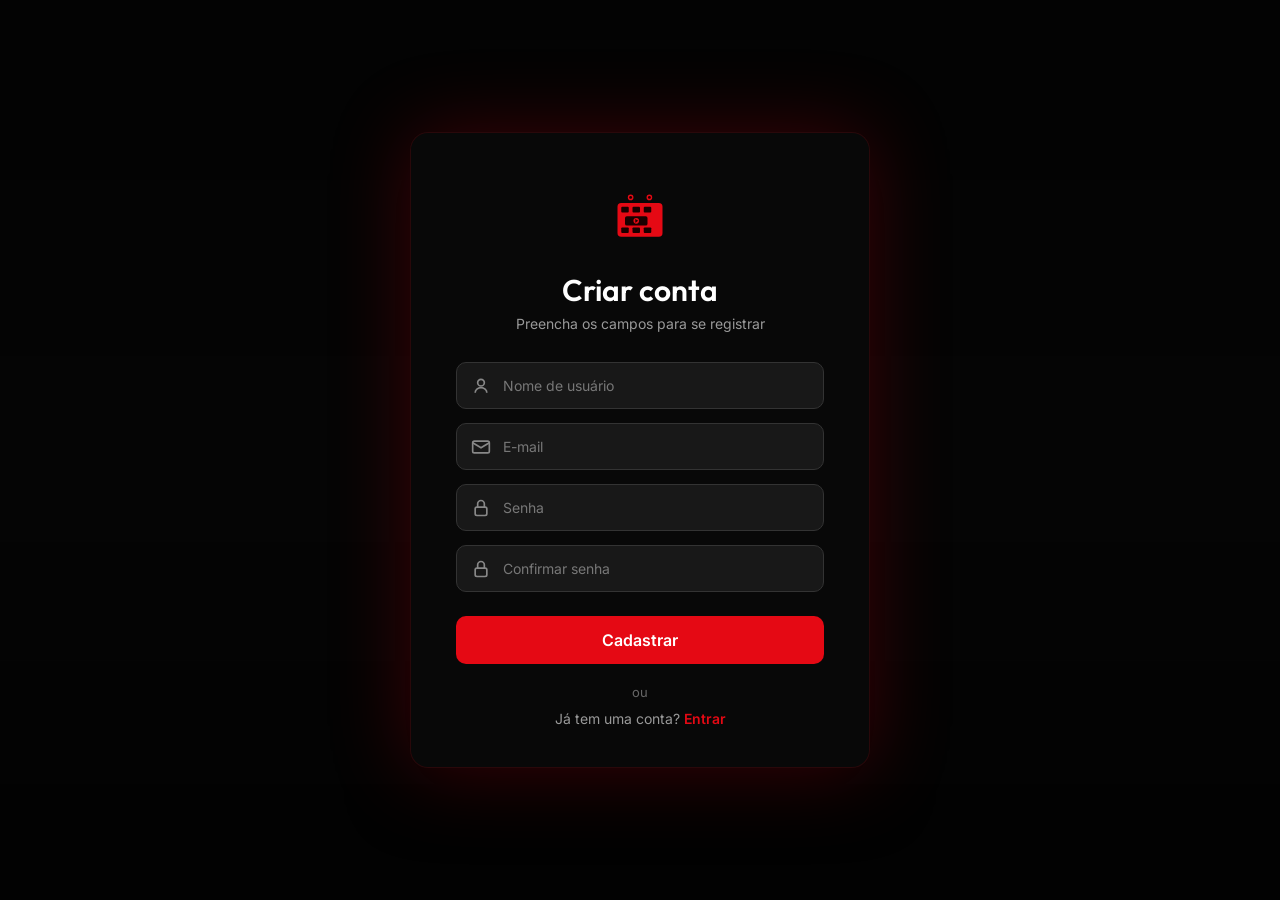
<file: frontend/registro.html>
<!DOCTYPE html>
<html lang="pt-BR">
<head>
    <meta charset="UTF-8">
    <meta name="viewport" content="width=device-width, initial-scale=1.0">
    <title>Registro</title>
    <link rel="stylesheet" href="css/index.css">
    <link rel="stylesheet" href="css/registro.css">
    <link href="https://fonts.googleapis.com/css2?family=Inter:wght@400;500;600;700&family=Outfit:wght@400;500;600;700&display=swap" rel="stylesheet">
</head>
<body>

    <!-- ======================== CARROSSEL DE FUNDO (CSS ONLY) ======================== -->
    <div class="carousel-bg">
        <img src="img/filme.1.jpg" class="carousel-slide slide-1" alt="Filme 1">
        <img src="img/filme2.jpg" class="carousel-slide slide-2" alt="Filme 2">
        <img src="img/filme3.jpg" class="carousel-slide slide-3" alt="Filme 3">
        <img src="img/filme4.jpg" class="carousel-slide slide-4" alt="Filme 4">
        <img src="img/filme.5.jpg" class="carousel-slide slide-5" alt="Filme 5">
    </div>

    <!-- ======================== OVERLAY ESCURO ======================== -->
    <div class="carousel-overlay"></div>

    <!-- ======================== FORMULÁRIO DE REGISTRO ======================== -->
    <div class="register-container">
        <!-- Ícone de cinema vermelho -->
        <div class="icon-container">
            <svg class="cinema-icon" viewBox="0 0 64 64" fill="none" xmlns="http://www.w3.org/2000/svg">
                <rect x="8" y="16" width="48" height="36" rx="4" fill="#e50914"/>
                <rect x="12" y="20" width="8" height="6" rx="1" fill="#1a0000"/>
                <rect x="24" y="20" width="8" height="6" rx="1" fill="#1a0000"/>
                <rect x="36" y="20" width="8" height="6" rx="1" fill="#1a0000"/>
                <rect x="12" y="42" width="8" height="6" rx="1" fill="#1a0000"/>
                <rect x="24" y="42" width="8" height="6" rx="1" fill="#1a0000"/>
                <rect x="36" y="42" width="8" height="6" rx="1" fill="#1a0000"/>
                <rect x="16" y="30" width="24" height="10" rx="2" fill="#1a0000"/>
                <circle cx="28" cy="35" r="3" fill="#e50914"/>
                <polygon points="27,33 30,35 27,37" fill="#1a0000"/>
                <!-- Olhinhos -->
                <circle cx="22" cy="10" r="3" fill="#e50914"/>
                <circle cx="42" cy="10" r="3" fill="#e50914"/>
                <circle cx="22" cy="10" r="1.5" fill="#1a0000"/>
                <circle cx="42" cy="10" r="1.5" fill="#1a0000"/>
            </svg>
        </div>

        <h2>Criar conta</h2>
        <p class="subtitle">Preencha os campos para se registrar</p>

        <form id="registerForm">
            <div class="input-group">
                <svg class="input-icon" viewBox="0 0 24 24" fill="none" xmlns="http://www.w3.org/2000/svg">
                    <circle cx="12" cy="8" r="4" stroke="#888" stroke-width="2" fill="none"/>
                    <path d="M5 20C5 16.686 8.134 14 12 14C15.866 14 19 16.686 19 20" stroke="#888" stroke-width="2" fill="none"/>
                </svg>
                <input type="text" id="username" placeholder="Nome de usuário" required>
            </div>

            <div class="input-group">
                <svg class="input-icon" viewBox="0 0 24 24" fill="none" xmlns="http://www.w3.org/2000/svg">
                    <rect x="2" y="5" width="20" height="14" rx="2" stroke="#888" stroke-width="2" fill="none"/>
                    <path d="M2 7L12 13L22 7" stroke="#888" stroke-width="2" fill="none"/>
                </svg>
                <input type="email" id="email" placeholder="E-mail" required>
            </div>

            <div class="input-group">
                <svg class="input-icon" viewBox="0 0 24 24" fill="none" xmlns="http://www.w3.org/2000/svg">
                    <rect x="5" y="11" width="14" height="10" rx="2" stroke="#888" stroke-width="2" fill="none"/>
                    <path d="M8 11V7C8 4.79 9.79 3 12 3C14.21 3 16 4.79 16 7V11" stroke="#888" stroke-width="2" fill="none"/>
                </svg>
                <input type="password" id="password" placeholder="Senha" required>
            </div>

            <div class="input-group">
                <svg class="input-icon" viewBox="0 0 24 24" fill="none" xmlns="http://www.w3.org/2000/svg">
                    <rect x="5" y="11" width="14" height="10" rx="2" stroke="#888" stroke-width="2" fill="none"/>
                    <path d="M8 11V7C8 4.79 9.79 3 12 3C14.21 3 16 4.79 16 7V11" stroke="#888" stroke-width="2" fill="none"/>
                </svg>
                <input type="password" id="confirmPassword" placeholder="Confirmar senha" required>
            </div>

            <button type="submit">Cadastrar</button>
        </form>

        <p class="divider">ou</p>
        <p class="login-link">Já tem uma conta? <a href="login.html">Entrar</a></p>
    </div>

</body>
</html>
</file>
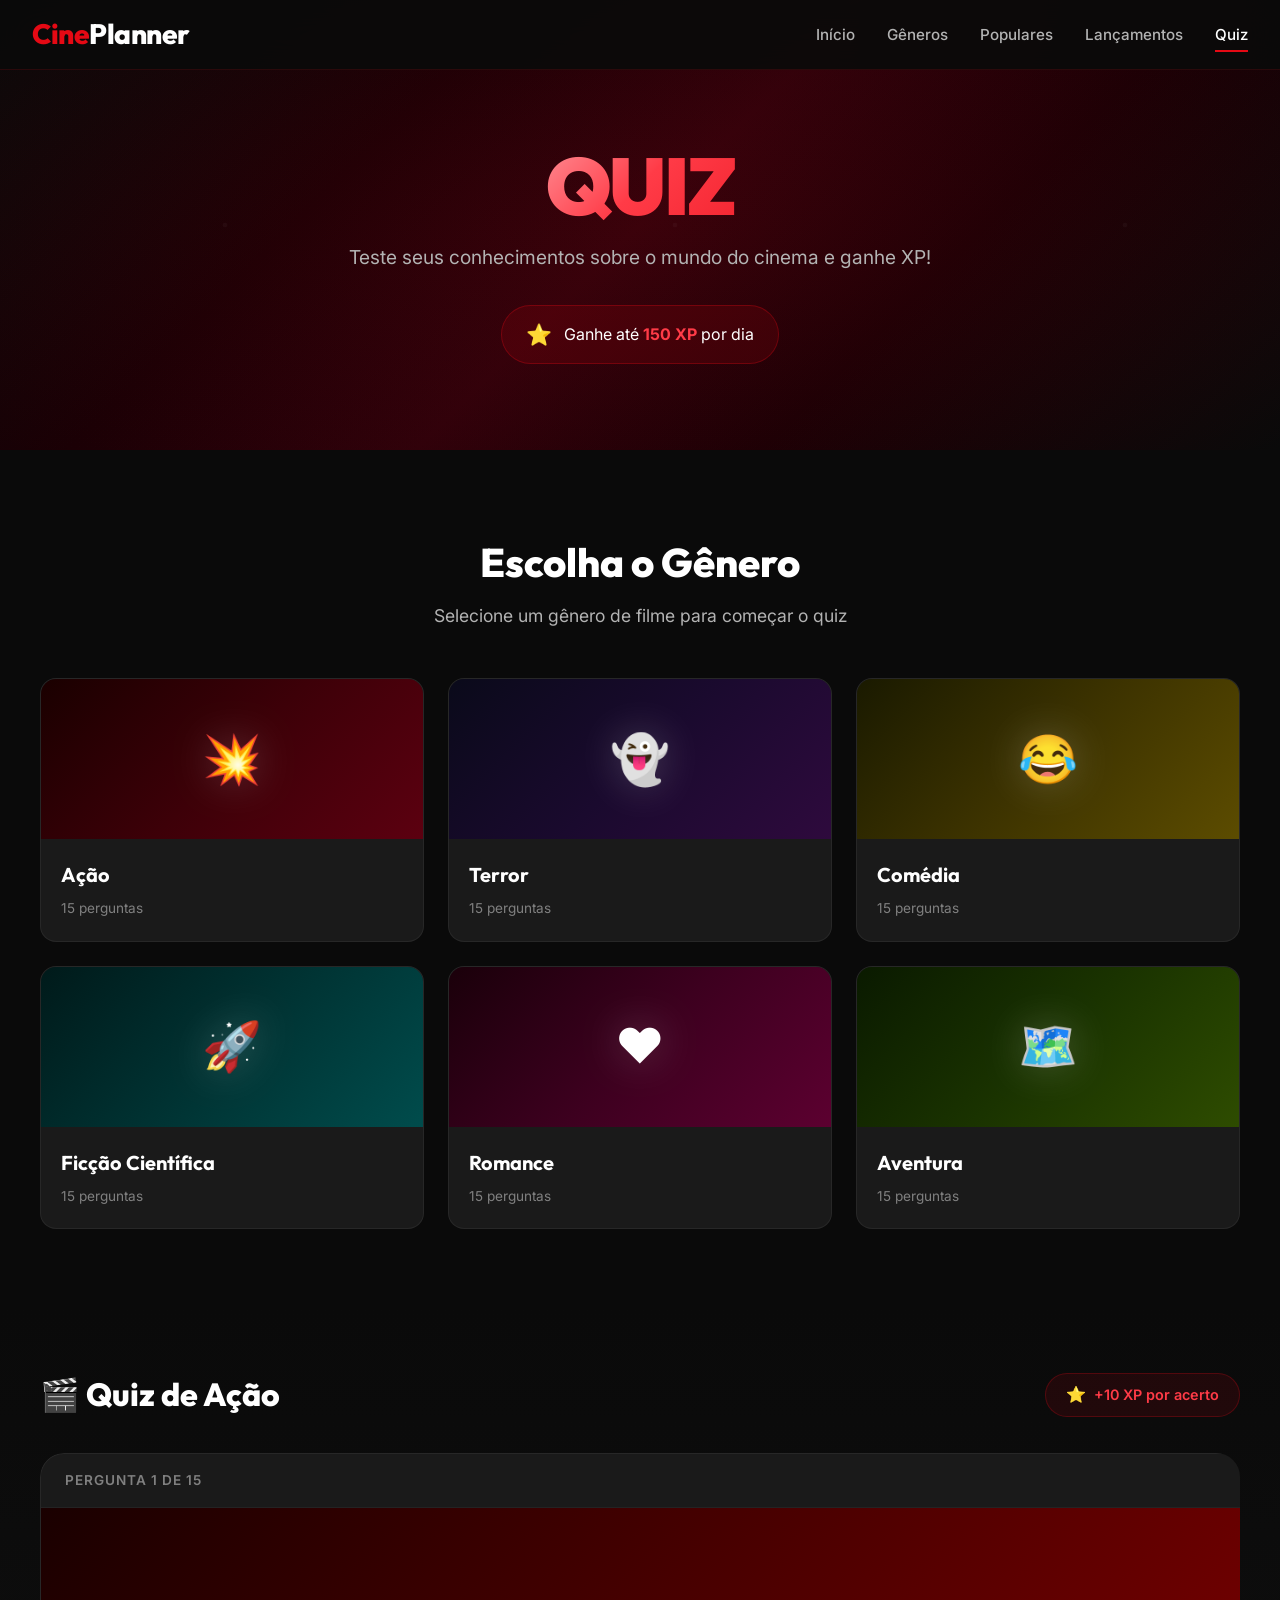
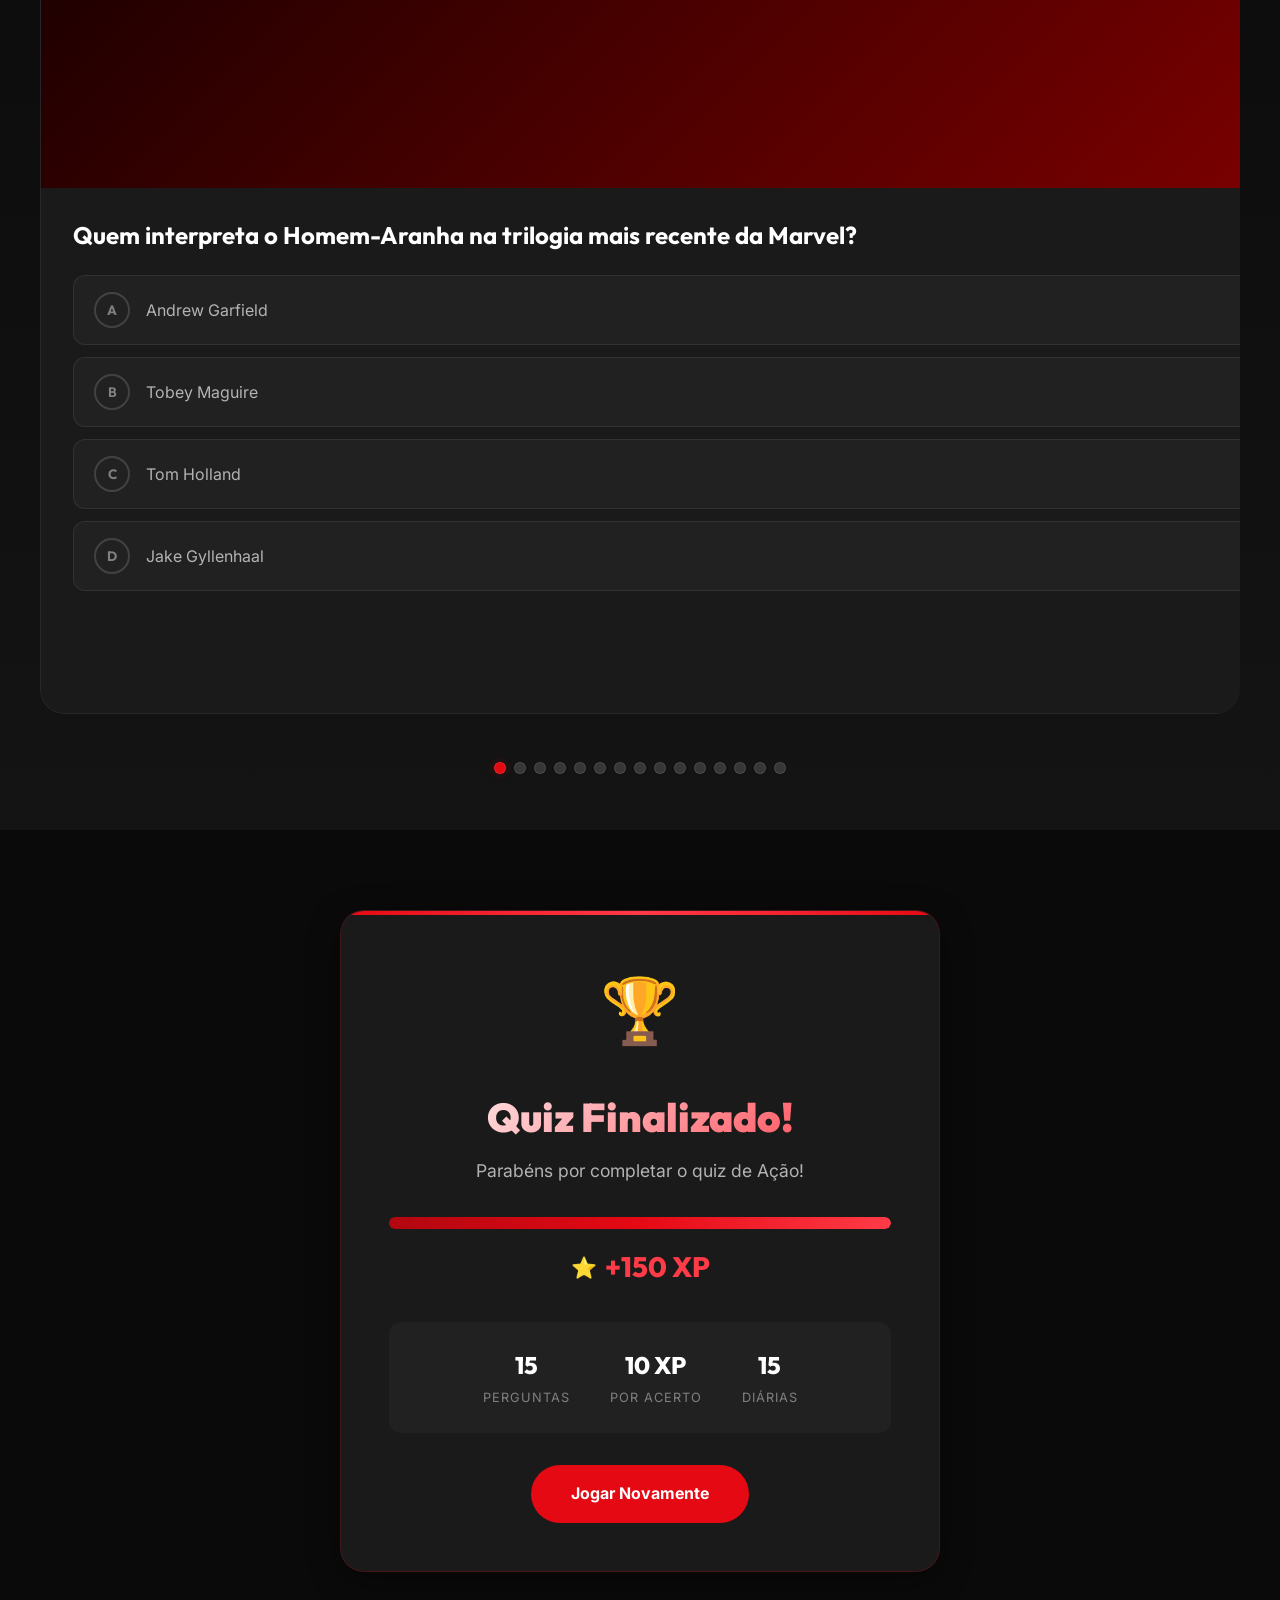
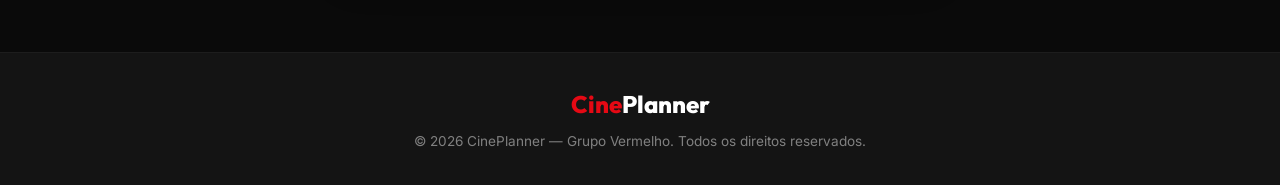
<file: code/frontend/quiz.html>
<!DOCTYPE html>
<html lang="pt-BR">
<head>
    <meta charset="UTF-8">
    <meta name="viewport" content="width=device-width, initial-scale=1.0">
    <meta name="description" content="Quiz de filmes do CinePlanner - Teste seus conhecimentos sobre cinema e ganhe XP!">
    <title>CinePlanner - Quiz</title>
    <link rel="stylesheet" href="css/quiz.css">
    <link href="https://fonts.googleapis.com/css2?family=Inter:wght@400;500;600;700;800;900&family=Outfit:wght@400;500;600;700;800;900&display=swap" rel="stylesheet">
</head>
<body>

    <!-- ======================== NAVBAR ======================== -->
    <nav class="navbar">
        <div class="navbar-container">
            <a href="index.html" class="navbar-logo">
                <span class="logo-cine">Cine</span><span class="logo-planner">Planner</span>
            </a>
            <ul class="navbar-links">
                <li><a href="index.html">Início</a></li>
                <li><a href="index.html#generos">Gêneros</a></li>
                <li><a href="index.html#populares">Populares</a></li>
                <li><a href="index.html#lancamentos">Lançamentos</a></li>
                <li><a href="quiz.html" class="active">Quiz</a></li>
            </ul>
            <!-- Menu hamburguer para mobile (CSS only) -->
            <input type="checkbox" id="menu-toggle" class="menu-toggle-input">
            <label for="menu-toggle" class="menu-toggle-label">
                <span class="hamburger-line"></span>
                <span class="hamburger-line"></span>
                <span class="hamburger-line"></span>
            </label>
        </div>
    </nav>

    <!-- ======================== HERO / CABEÇALHO DO QUIZ ======================== -->
    <header class="quiz-hero">
        <div class="hero-overlay"></div>
        <div class="hero-content">
            <h1 class="quiz-title">Quiz</h1>
            <p class="quiz-subtitle">Teste seus conhecimentos sobre o mundo do cinema e ganhe XP!</p>
            <div class="xp-badge">
                <span class="xp-icon">⭐</span>
                <span class="xp-text">Ganhe até <strong>150 XP</strong> por dia</span>
            </div>
        </div>
    </header>

    <!-- ======================== SELEÇÃO DE GÊNERO ======================== -->
    <section class="genre-selection" id="generos-quiz">
        <div class="section-container">
            <h2 class="section-title">Escolha o Gênero</h2>
            <p class="section-description">Selecione um gênero de filme para começar o quiz</p>

            <div class="genre-grid">
                <!-- Gênero: Ação -->
                <a href="#quiz-acao" class="genre-card">
                    <div class="genre-card-image">
                        <div class="genre-placeholder genre-acao">
                            <span class="genre-emoji">💥</span>
                        </div>
                    </div>
                    <div class="genre-card-info">
                        <h3>Ação</h3>
                        <span class="genre-questions">15 perguntas</span>
                    </div>
                </a>

                <!-- Gênero: Terror -->
                <a href="#quiz-terror" class="genre-card">
                    <div class="genre-card-image">
                        <div class="genre-placeholder genre-terror">
                            <span class="genre-emoji">👻</span>
                        </div>
                    </div>
                    <div class="genre-card-info">
                        <h3>Terror</h3>
                        <span class="genre-questions">15 perguntas</span>
                    </div>
                </a>

                <!-- Gênero: Comédia -->
                <a href="#quiz-comedia" class="genre-card">
                    <div class="genre-card-image">
                        <div class="genre-placeholder genre-comedia">
                            <span class="genre-emoji">😂</span>
                        </div>
                    </div>
                    <div class="genre-card-info">
                        <h3>Comédia</h3>
                        <span class="genre-questions">15 perguntas</span>
                    </div>
                </a>

                <!-- Gênero: Ficção Científica -->
                <a href="#quiz-ficcao" class="genre-card">
                    <div class="genre-card-image">
                        <div class="genre-placeholder genre-ficcao">
                            <span class="genre-emoji">🚀</span>
                        </div>
                    </div>
                    <div class="genre-card-info">
                        <h3>Ficção Científica</h3>
                        <span class="genre-questions">15 perguntas</span>
                    </div>
                </a>

                <!-- Gênero: Romance -->
                <a href="#quiz-romance" class="genre-card">
                    <div class="genre-card-image">
                        <div class="genre-placeholder genre-romance">
                            <span class="genre-emoji">❤️</span>
                        </div>
                    </div>
                    <div class="genre-card-info">
                        <h3>Romance</h3>
                        <span class="genre-questions">15 perguntas</span>
                    </div>
                </a>

                <!-- Gênero: Aventura -->
                <a href="#quiz-aventura" class="genre-card">
                    <div class="genre-card-image">
                        <div class="genre-placeholder genre-aventura">
                            <span class="genre-emoji">🗺️</span>
                        </div>
                    </div>
                    <div class="genre-card-info">
                        <h3>Aventura</h3>
                        <span class="genre-questions">15 perguntas</span>
                    </div>
                </a>
            </div>
        </div>
    </section>

    <!-- ======================== QUIZ - GÊNERO AÇÃO ======================== -->
    <section class="quiz-section" id="quiz-acao">
        <div class="section-container">
            <div class="quiz-header">
                <h2 class="quiz-genre-title">🎬 Quiz de Ação</h2>
                <div class="quiz-xp-counter">
                    <span class="xp-icon-small">⭐</span>
                    <span>+10 XP por acerto</span>
                </div>
            </div>

            <!-- Container do carrossel de perguntas com scroll horizontal suave -->
            <div class="quiz-carousel">
                <div class="quiz-track">

                    <!-- ===== PERGUNTA 1 ===== -->
                    <div class="quiz-card" id="q1">
                        <div class="card-progress">Pergunta 1 de 15</div>
                        <div class="card-image">
                            <div class="image-placeholder placeholder-spiderman">
                                <span class="placeholder-text">🕷️ Homem-Aranha</span>
                            </div>
                        </div>
                        <div class="card-content">
                            <h3 class="card-question">Quem interpreta o Homem-Aranha na trilogia mais recente da Marvel?</h3>
                            <div class="card-alternatives">
                                <label class="alternative">
                                    <input type="radio" name="q1" value="a">
                                    <span class="alt-marker">A</span>
                                    <span class="alt-text">Andrew Garfield</span>
                                </label>
                                <label class="alternative">
                                    <input type="radio" name="q1" value="b">
                                    <span class="alt-marker">B</span>
                                    <span class="alt-text">Tobey Maguire</span>
                                </label>
                                <label class="alternative">
                                    <input type="radio" name="q1" value="c">
                                    <span class="alt-marker">C</span>
                                    <span class="alt-text">Tom Holland</span>
                                </label>
                                <label class="alternative">
                                    <input type="radio" name="q1" value="d">
                                    <span class="alt-marker">D</span>
                                    <span class="alt-text">Jake Gyllenhaal</span>
                                </label>
                            </div>
                        </div>
                        <a href="#q2" class="btn-next">Próxima →</a>
                    </div>

                    <!-- ===== PERGUNTA 2 ===== -->
                    <div class="quiz-card" id="q2">
                        <div class="card-progress">Pergunta 2 de 15</div>
                        <div class="card-image">
                            <div class="image-placeholder placeholder-avengers">
                                <span class="placeholder-text">🦸 Vingadores</span>
                            </div>
                        </div>
                        <div class="card-content">
                            <h3 class="card-question">Qual é o nome real do Homem de Ferro?</h3>
                            <div class="card-alternatives">
                                <label class="alternative">
                                    <input type="radio" name="q2" value="a">
                                    <span class="alt-marker">A</span>
                                    <span class="alt-text">Bruce Wayne</span>
                                </label>
                                <label class="alternative">
                                    <input type="radio" name="q2" value="b">
                                    <span class="alt-marker">B</span>
                                    <span class="alt-text">Tony Stark</span>
                                </label>
                                <label class="alternative">
                                    <input type="radio" name="q2" value="c">
                                    <span class="alt-marker">C</span>
                                    <span class="alt-text">Steve Rogers</span>
                                </label>
                                <label class="alternative">
                                    <input type="radio" name="q2" value="d">
                                    <span class="alt-marker">D</span>
                                    <span class="alt-text">Peter Parker</span>
                                </label>
                            </div>
                        </div>
                        <div class="card-nav">
                            <a href="#q1" class="btn-prev">← Anterior</a>
                            <a href="#q3" class="btn-next">Próxima →</a>
                        </div>
                    </div>

                    <!-- ===== PERGUNTA 3 ===== -->
                    <div class="quiz-card" id="q3">
                        <div class="card-progress">Pergunta 3 de 15</div>
                        <div class="card-image">
                            <div class="image-placeholder placeholder-batman">
                                <span class="placeholder-text">🦇 Batman</span>
                            </div>
                        </div>
                        <div class="card-content">
                            <h3 class="card-question">Quem dirigiu "O Cavaleiro das Trevas" (2008)?</h3>
                            <div class="card-alternatives">
                                <label class="alternative">
                                    <input type="radio" name="q3" value="a">
                                    <span class="alt-marker">A</span>
                                    <span class="alt-text">Zack Snyder</span>
                                </label>
                                <label class="alternative">
                                    <input type="radio" name="q3" value="b">
                                    <span class="alt-marker">B</span>
                                    <span class="alt-text">Christopher Nolan</span>
                                </label>
                                <label class="alternative">
                                    <input type="radio" name="q3" value="c">
                                    <span class="alt-marker">C</span>
                                    <span class="alt-text">Tim Burton</span>
                                </label>
                                <label class="alternative">
                                    <input type="radio" name="q3" value="d">
                                    <span class="alt-marker">D</span>
                                    <span class="alt-text">Matt Reeves</span>
                                </label>
                            </div>
                        </div>
                        <div class="card-nav">
                            <a href="#q2" class="btn-prev">← Anterior</a>
                            <a href="#q4" class="btn-next">Próxima →</a>
                        </div>
                    </div>

                    <!-- ===== PERGUNTA 4 ===== -->
                    <div class="quiz-card" id="q4">
                        <div class="card-progress">Pergunta 4 de 15</div>
                        <div class="card-image">
                            <div class="image-placeholder placeholder-matrix">
                                <span class="placeholder-text">💊 Matrix</span>
                            </div>
                        </div>
                        <div class="card-content">
                            <h3 class="card-question">Qual a cor da pílula que Neo escolhe em Matrix?</h3>
                            <div class="card-alternatives">
                                <label class="alternative">
                                    <input type="radio" name="q4" value="a">
                                    <span class="alt-marker">A</span>
                                    <span class="alt-text">Azul</span>
                                </label>
                                <label class="alternative">
                                    <input type="radio" name="q4" value="b">
                                    <span class="alt-marker">B</span>
                                    <span class="alt-text">Verde</span>
                                </label>
                                <label class="alternative">
                                    <input type="radio" name="q4" value="c">
                                    <span class="alt-marker">C</span>
                                    <span class="alt-text">Vermelha</span>
                                </label>
                                <label class="alternative">
                                    <input type="radio" name="q4" value="d">
                                    <span class="alt-marker">D</span>
                                    <span class="alt-text">Amarela</span>
                                </label>
                            </div>
                        </div>
                        <div class="card-nav">
                            <a href="#q3" class="btn-prev">← Anterior</a>
                            <a href="#q5" class="btn-next">Próxima →</a>
                        </div>
                    </div>

                    <!-- ===== PERGUNTA 5 ===== -->
                    <div class="quiz-card" id="q5">
                        <div class="card-progress">Pergunta 5 de 15</div>
                        <div class="card-image">
                            <div class="image-placeholder placeholder-fastfurious">
                                <span class="placeholder-text">🏎️ Velozes e Furiosos</span>
                            </div>
                        </div>
                        <div class="card-content">
                            <h3 class="card-question">Qual ator interpreta Dominic Toretto em "Velozes e Furiosos"?</h3>
                            <div class="card-alternatives">
                                <label class="alternative">
                                    <input type="radio" name="q5" value="a">
                                    <span class="alt-marker">A</span>
                                    <span class="alt-text">Dwayne Johnson</span>
                                </label>
                                <label class="alternative">
                                    <input type="radio" name="q5" value="b">
                                    <span class="alt-marker">B</span>
                                    <span class="alt-text">Vin Diesel</span>
                                </label>
                                <label class="alternative">
                                    <input type="radio" name="q5" value="c">
                                    <span class="alt-marker">C</span>
                                    <span class="alt-text">Jason Statham</span>
                                </label>
                                <label class="alternative">
                                    <input type="radio" name="q5" value="d">
                                    <span class="alt-marker">D</span>
                                    <span class="alt-text">Paul Walker</span>
                                </label>
                            </div>
                        </div>
                        <div class="card-nav">
                            <a href="#q4" class="btn-prev">← Anterior</a>
                            <a href="#q6" class="btn-next">Próxima →</a>
                        </div>
                    </div>

                    <!-- ===== PERGUNTA 6 ===== -->
                    <div class="quiz-card" id="q6">
                        <div class="card-progress">Pergunta 6 de 15</div>
                        <div class="card-image">
                            <div class="image-placeholder placeholder-john-wick">
                                <span class="placeholder-text">🔫 John Wick</span>
                            </div>
                        </div>
                        <div class="card-content">
                            <h3 class="card-question">Qual ator interpreta John Wick?</h3>
                            <div class="card-alternatives">
                                <label class="alternative">
                                    <input type="radio" name="q6" value="a">
                                    <span class="alt-marker">A</span>
                                    <span class="alt-text">Keanu Reeves</span>
                                </label>
                                <label class="alternative">
                                    <input type="radio" name="q6" value="b">
                                    <span class="alt-marker">B</span>
                                    <span class="alt-text">Liam Neeson</span>
                                </label>
                                <label class="alternative">
                                    <input type="radio" name="q6" value="c">
                                    <span class="alt-marker">C</span>
                                    <span class="alt-text">Matt Damon</span>
                                </label>
                                <label class="alternative">
                                    <input type="radio" name="q6" value="d">
                                    <span class="alt-marker">D</span>
                                    <span class="alt-text">Tom Cruise</span>
                                </label>
                            </div>
                        </div>
                        <div class="card-nav">
                            <a href="#q5" class="btn-prev">← Anterior</a>
                            <a href="#q7" class="btn-next">Próxima →</a>
                        </div>
                    </div>

                    <!-- ===== PERGUNTA 7 ===== -->
                    <div class="quiz-card" id="q7">
                        <div class="card-progress">Pergunta 7 de 15</div>
                        <div class="card-image">
                            <div class="image-placeholder placeholder-gladiator">
                                <span class="placeholder-text">⚔️ Gladiador</span>
                            </div>
                        </div>
                        <div class="card-content">
                            <h3 class="card-question">Em que época se passa o filme "Gladiador"?</h3>
                            <div class="card-alternatives">
                                <label class="alternative">
                                    <input type="radio" name="q7" value="a">
                                    <span class="alt-marker">A</span>
                                    <span class="alt-text">Grécia Antiga</span>
                                </label>
                                <label class="alternative">
                                    <input type="radio" name="q7" value="b">
                                    <span class="alt-marker">B</span>
                                    <span class="alt-text">Império Romano</span>
                                </label>
                                <label class="alternative">
                                    <input type="radio" name="q7" value="c">
                                    <span class="alt-marker">C</span>
                                    <span class="alt-text">Idade Média</span>
                                </label>
                                <label class="alternative">
                                    <input type="radio" name="q7" value="d">
                                    <span class="alt-marker">D</span>
                                    <span class="alt-text">Egito Antigo</span>
                                </label>
                            </div>
                        </div>
                        <div class="card-nav">
                            <a href="#q6" class="btn-prev">← Anterior</a>
                            <a href="#q8" class="btn-next">Próxima →</a>
                        </div>
                    </div>

                    <!-- ===== PERGUNTA 8 ===== -->
                    <div class="quiz-card" id="q8">
                        <div class="card-progress">Pergunta 8 de 15</div>
                        <div class="card-image">
                            <div class="image-placeholder placeholder-mission">
                                <span class="placeholder-text">🕵️ Missão Impossível</span>
                            </div>
                        </div>
                        <div class="card-content">
                            <h3 class="card-question">Qual é o nome do personagem de Tom Cruise em "Missão Impossível"?</h3>
                            <div class="card-alternatives">
                                <label class="alternative">
                                    <input type="radio" name="q8" value="a">
                                    <span class="alt-marker">A</span>
                                    <span class="alt-text">James Bond</span>
                                </label>
                                <label class="alternative">
                                    <input type="radio" name="q8" value="b">
                                    <span class="alt-marker">B</span>
                                    <span class="alt-text">Jason Bourne</span>
                                </label>
                                <label class="alternative">
                                    <input type="radio" name="q8" value="c">
                                    <span class="alt-marker">C</span>
                                    <span class="alt-text">Ethan Hunt</span>
                                </label>
                                <label class="alternative">
                                    <input type="radio" name="q8" value="d">
                                    <span class="alt-marker">D</span>
                                    <span class="alt-text">Jack Reacher</span>
                                </label>
                            </div>
                        </div>
                        <div class="card-nav">
                            <a href="#q7" class="btn-prev">← Anterior</a>
                            <a href="#q9" class="btn-next">Próxima →</a>
                        </div>
                    </div>

                    <!-- ===== PERGUNTA 9 ===== -->
                    <div class="quiz-card" id="q9">
                        <div class="card-progress">Pergunta 9 de 15</div>
                        <div class="card-image">
                            <div class="image-placeholder placeholder-diehard">
                                <span class="placeholder-text">🏢 Duro de Matar</span>
                            </div>
                        </div>
                        <div class="card-content">
                            <h3 class="card-question">Qual é o nome do protagonista de "Duro de Matar"?</h3>
                            <div class="card-alternatives">
                                <label class="alternative">
                                    <input type="radio" name="q9" value="a">
                                    <span class="alt-marker">A</span>
                                    <span class="alt-text">Martin Riggs</span>
                                </label>
                                <label class="alternative">
                                    <input type="radio" name="q9" value="b">
                                    <span class="alt-marker">B</span>
                                    <span class="alt-text">John McClane</span>
                                </label>
                                <label class="alternative">
                                    <input type="radio" name="q9" value="c">
                                    <span class="alt-marker">C</span>
                                    <span class="alt-text">Dutch</span>
                                </label>
                                <label class="alternative">
                                    <input type="radio" name="q9" value="d">
                                    <span class="alt-marker">D</span>
                                    <span class="alt-text">Harry Callahan</span>
                                </label>
                            </div>
                        </div>
                        <div class="card-nav">
                            <a href="#q8" class="btn-prev">← Anterior</a>
                            <a href="#q10" class="btn-next">Próxima →</a>
                        </div>
                    </div>

                    <!-- ===== PERGUNTA 10 ===== -->
                    <div class="quiz-card" id="q10">
                        <div class="card-progress">Pergunta 10 de 15</div>
                        <div class="card-image">
                            <div class="image-placeholder placeholder-mad-max">
                                <span class="placeholder-text">🔥 Mad Max</span>
                            </div>
                        </div>
                        <div class="card-content">
                            <h3 class="card-question">Qual atriz interpreta Furiosa em "Mad Max: Estrada da Fúria"?</h3>
                            <div class="card-alternatives">
                                <label class="alternative">
                                    <input type="radio" name="q10" value="a">
                                    <span class="alt-marker">A</span>
                                    <span class="alt-text">Scarlett Johansson</span>
                                </label>
                                <label class="alternative">
                                    <input type="radio" name="q10" value="b">
                                    <span class="alt-marker">B</span>
                                    <span class="alt-text">Charlize Theron</span>
                                </label>
                                <label class="alternative">
                                    <input type="radio" name="q10" value="c">
                                    <span class="alt-marker">C</span>
                                    <span class="alt-text">Gal Gadot</span>
                                </label>
                                <label class="alternative">
                                    <input type="radio" name="q10" value="d">
                                    <span class="alt-marker">D</span>
                                    <span class="alt-text">Brie Larson</span>
                                </label>
                            </div>
                        </div>
                        <div class="card-nav">
                            <a href="#q9" class="btn-prev">← Anterior</a>
                            <a href="#q11" class="btn-next">Próxima →</a>
                        </div>
                    </div>

                    <!-- ===== PERGUNTA 11 ===== -->
                    <div class="quiz-card" id="q11">
                        <div class="card-progress">Pergunta 11 de 15</div>
                        <div class="card-image">
                            <div class="image-placeholder placeholder-thor">
                                <span class="placeholder-text">⚡ Thor</span>
                            </div>
                        </div>
                        <div class="card-content">
                            <h3 class="card-question">Qual é o nome do martelo de Thor?</h3>
                            <div class="card-alternatives">
                                <label class="alternative">
                                    <input type="radio" name="q11" value="a">
                                    <span class="alt-marker">A</span>
                                    <span class="alt-text">Stormbreaker</span>
                                </label>
                                <label class="alternative">
                                    <input type="radio" name="q11" value="b">
                                    <span class="alt-marker">B</span>
                                    <span class="alt-text">Excalibur</span>
                                </label>
                                <label class="alternative">
                                    <input type="radio" name="q11" value="c">
                                    <span class="alt-marker">C</span>
                                    <span class="alt-text">Mjolnir</span>
                                </label>
                                <label class="alternative">
                                    <input type="radio" name="q11" value="d">
                                    <span class="alt-marker">D</span>
                                    <span class="alt-text">Gungnir</span>
                                </label>
                            </div>
                        </div>
                        <div class="card-nav">
                            <a href="#q10" class="btn-prev">← Anterior</a>
                            <a href="#q12" class="btn-next">Próxima →</a>
                        </div>
                    </div>

                    <!-- ===== PERGUNTA 12 ===== -->
                    <div class="quiz-card" id="q12">
                        <div class="card-progress">Pergunta 12 de 15</div>
                        <div class="card-image">
                            <div class="image-placeholder placeholder-terminator">
                                <span class="placeholder-text">🤖 O Exterminador</span>
                            </div>
                        </div>
                        <div class="card-content">
                            <h3 class="card-question">Qual a famosa frase do Exterminador do Futuro?</h3>
                            <div class="card-alternatives">
                                <label class="alternative">
                                    <input type="radio" name="q12" value="a">
                                    <span class="alt-marker">A</span>
                                    <span class="alt-text">"I'll be back"</span>
                                </label>
                                <label class="alternative">
                                    <input type="radio" name="q12" value="b">
                                    <span class="alt-marker">B</span>
                                    <span class="alt-text">"Hasta la vista, baby"</span>
                                </label>
                                <label class="alternative">
                                    <input type="radio" name="q12" value="c">
                                    <span class="alt-marker">C</span>
                                    <span class="alt-text">"May the force be with you"</span>
                                </label>
                                <label class="alternative">
                                    <input type="radio" name="q12" value="d">
                                    <span class="alt-marker">D</span>
                                    <span class="alt-text">"Here's Johnny!"</span>
                                </label>
                            </div>
                        </div>
                        <div class="card-nav">
                            <a href="#q11" class="btn-prev">← Anterior</a>
                            <a href="#q13" class="btn-next">Próxima →</a>
                        </div>
                    </div>

                    <!-- ===== PERGUNTA 13 ===== -->
                    <div class="quiz-card" id="q13">
                        <div class="card-progress">Pergunta 13 de 15</div>
                        <div class="card-image">
                            <div class="image-placeholder placeholder-pantera">
                                <span class="placeholder-text">🐾 Pantera Negra</span>
                            </div>
                        </div>
                        <div class="card-content">
                            <h3 class="card-question">Qual é o nome do país fictício de "Pantera Negra"?</h3>
                            <div class="card-alternatives">
                                <label class="alternative">
                                    <input type="radio" name="q13" value="a">
                                    <span class="alt-marker">A</span>
                                    <span class="alt-text">Wakanda</span>
                                </label>
                                <label class="alternative">
                                    <input type="radio" name="q13" value="b">
                                    <span class="alt-marker">B</span>
                                    <span class="alt-text">Asgard</span>
                                </label>
                                <label class="alternative">
                                    <input type="radio" name="q13" value="c">
                                    <span class="alt-marker">C</span>
                                    <span class="alt-text">Themyscira</span>
                                </label>
                                <label class="alternative">
                                    <input type="radio" name="q13" value="d">
                                    <span class="alt-marker">D</span>
                                    <span class="alt-text">Latvéria</span>
                                </label>
                            </div>
                        </div>
                        <div class="card-nav">
                            <a href="#q12" class="btn-prev">← Anterior</a>
                            <a href="#q14" class="btn-next">Próxima →</a>
                        </div>
                    </div>

                    <!-- ===== PERGUNTA 14 ===== -->
                    <div class="quiz-card" id="q14">
                        <div class="card-progress">Pergunta 14 de 15</div>
                        <div class="card-image">
                            <div class="image-placeholder placeholder-rocky">
                                <span class="placeholder-text">🥊 Rocky</span>
                            </div>
                        </div>
                        <div class="card-content">
                            <h3 class="card-question">Quem interpreta Rocky Balboa?</h3>
                            <div class="card-alternatives">
                                <label class="alternative">
                                    <input type="radio" name="q14" value="a">
                                    <span class="alt-marker">A</span>
                                    <span class="alt-text">Arnold Schwarzenegger</span>
                                </label>
                                <label class="alternative">
                                    <input type="radio" name="q14" value="b">
                                    <span class="alt-marker">B</span>
                                    <span class="alt-text">Sylvester Stallone</span>
                                </label>
                                <label class="alternative">
                                    <input type="radio" name="q14" value="c">
                                    <span class="alt-marker">C</span>
                                    <span class="alt-text">Bruce Willis</span>
                                </label>
                                <label class="alternative">
                                    <input type="radio" name="q14" value="d">
                                    <span class="alt-marker">D</span>
                                    <span class="alt-text">Jean-Claude Van Damme</span>
                                </label>
                            </div>
                        </div>
                        <div class="card-nav">
                            <a href="#q13" class="btn-prev">← Anterior</a>
                            <a href="#q15" class="btn-next">Próxima →</a>
                        </div>
                    </div>

                    <!-- ===== PERGUNTA 15 ===== -->
                    <div class="quiz-card" id="q15">
                        <div class="card-progress">Pergunta 15 de 15</div>
                        <div class="card-image">
                            <div class="image-placeholder placeholder-starwars">
                                <span class="placeholder-text">⭐ Star Wars</span>
                            </div>
                        </div>
                        <div class="card-content">
                            <h3 class="card-question">Qual personagem diz "Eu sou seu pai" em Star Wars?</h3>
                            <div class="card-alternatives">
                                <label class="alternative">
                                    <input type="radio" name="q15" value="a">
                                    <span class="alt-marker">A</span>
                                    <span class="alt-text">Yoda</span>
                                </label>
                                <label class="alternative">
                                    <input type="radio" name="q15" value="b">
                                    <span class="alt-marker">B</span>
                                    <span class="alt-text">Obi-Wan Kenobi</span>
                                </label>
                                <label class="alternative">
                                    <input type="radio" name="q15" value="c">
                                    <span class="alt-marker">C</span>
                                    <span class="alt-text">Darth Vader</span>
                                </label>
                                <label class="alternative">
                                    <input type="radio" name="q15" value="d">
                                    <span class="alt-marker">D</span>
                                    <span class="alt-text">Han Solo</span>
                                </label>
                            </div>
                        </div>
                        <div class="card-nav">
                            <a href="#q14" class="btn-prev">← Anterior</a>
                            <a href="#resultado" class="btn-finish">Finalizar Quiz ✓</a>
                        </div>
                    </div>

                </div>
            </div>

            <!-- ===== DOTS DE PROGRESSO ===== -->
            <div class="quiz-dots">
                <a href="#q1" class="dot" title="Pergunta 1"></a>
                <a href="#q2" class="dot" title="Pergunta 2"></a>
                <a href="#q3" class="dot" title="Pergunta 3"></a>
                <a href="#q4" class="dot" title="Pergunta 4"></a>
                <a href="#q5" class="dot" title="Pergunta 5"></a>
                <a href="#q6" class="dot" title="Pergunta 6"></a>
                <a href="#q7" class="dot" title="Pergunta 7"></a>
                <a href="#q8" class="dot" title="Pergunta 8"></a>
                <a href="#q9" class="dot" title="Pergunta 9"></a>
                <a href="#q10" class="dot" title="Pergunta 10"></a>
                <a href="#q11" class="dot" title="Pergunta 11"></a>
                <a href="#q12" class="dot" title="Pergunta 12"></a>
                <a href="#q13" class="dot" title="Pergunta 13"></a>
                <a href="#q14" class="dot" title="Pergunta 14"></a>
                <a href="#q15" class="dot" title="Pergunta 15"></a>
            </div>

        </div>
    </section>

    <!-- ======================== RESULTADO / XP ======================== -->
    <section class="quiz-result" id="resultado">
        <div class="section-container">
            <div class="result-card">
                <div class="result-icon">🏆</div>
                <h2 class="result-title">Quiz Finalizado!</h2>
                <p class="result-description">Parabéns por completar o quiz de Ação!</p>
                <div class="xp-result">
                    <div class="xp-bar-container">
                        <div class="xp-bar-fill"></div>
                    </div>
                    <div class="xp-earned">
                        <span class="xp-icon">⭐</span>
                        <span class="xp-amount">+150 XP</span>
                    </div>
                </div>
                <div class="result-stats">
                    <div class="stat">
                        <span class="stat-number">15</span>
                        <span class="stat-label">Perguntas</span>
                    </div>
                    <div class="stat">
                        <span class="stat-number">10 XP</span>
                        <span class="stat-label">Por acerto</span>
                    </div>
                    <div class="stat">
                        <span class="stat-number">15</span>
                        <span class="stat-label">Diárias</span>
                    </div>
                </div>
                <a href="#generos-quiz" class="btn-replay">Jogar Novamente</a>
            </div>
        </div>
    </section>

    <!-- ======================== FOOTER ======================== -->
    <footer class="footer">
        <div class="footer-container">
            <div class="footer-logo">
                <span class="logo-cine">Cine</span><span class="logo-planner">Planner</span>
            </div>
            <p class="footer-text">© 2026 CinePlanner — Grupo Vermelho. Todos os direitos reservados.</p>
        </div>
    </footer>

</body>
</html>
</file>
<file: frontend/css/index.css>
/* =============================================================
   INDEX.CSS – CinePlanner · Página Inicial
   Paleta: Preto #000 | Vermelho #e50914 | Cinza-claro #d4d4d4
   ============================================================= */

/* ===== RESET & BASE ===== */
*, *::before, *::after {
    margin: 0;
    padding: 0;
    box-sizing: border-box;
}

:root {
    --vermelho:       #e50914;
    --vermelho-escuro:#b30710;
    --vermelho-brilho:rgba(229, 9, 20, 0.55);
    --preto:          #000000;
    --preto-suave:    #111111;
    --cinza-card:     #1a1a1a;
    --cinza-claro:    #d4d4d4;
    --cinza-fundo:    #c8c8c8;
    --branco:         #ffffff;
    --fonte-titulo:   'Outfit', 'Montserrat', sans-serif;
    --fonte-corpo:    'Inter', 'Roboto', 'Segoe UI', sans-serif;
    --transicao:      0.3s ease;
}

html {
    scroll-behavior: smooth;
}

body {
    background-color: var(--preto-suave);
    font-family: var(--fonte-corpo);
    color: var(--branco);
    overflow-x: hidden;
}

a {
    text-decoration: none;
    color: inherit;
}

ul {
    list-style: none;
}

/* ===== NAVBAR GLOBAL ===== */
.navbar {
    position: fixed;
    top: 0;
    left: 0;
    width: 100%;
    z-index: 1000;
    background-color: var(--preto);
    border-bottom: 2px solid var(--vermelho);
    box-shadow: 0 2px 20px rgba(229, 9, 20, 0.3);
}

.navbar-container {
    max-width: 1280px;
    margin: 0 auto;
    padding: 0 2rem;
    height: 64px;
    display: flex;
    align-items: center;
    justify-content: space-between;
    gap: 2rem;
}

.navbar-logo {
    display: flex;
    align-items: center;
}

.logo-text {
    font-family: var(--fonte-titulo);
    font-size: 1.6rem;
    font-weight: 800;
    color: var(--vermelho);
    letter-spacing: 1px;
    text-shadow: 0 0 12px rgba(229, 9, 20, 0.6);
    transition: text-shadow var(--transicao);
}

.logo-text:hover {
    text-shadow: 0 0 22px rgba(229, 9, 20, 0.9);
}

.navbar-links {
    display: flex;
    gap: 2rem;
}

.nav-link {
    font-size: 0.95rem;
    font-weight: 500;
    color: var(--cinza-claro);
    padding: 0.4rem 0;
    border-bottom: 2px solid transparent;
    transition: color var(--transicao), border-color var(--transicao);
    letter-spacing: 0.3px;
}

.nav-link:hover,
.nav-link.active {
    color: var(--branco);
    border-bottom-color: var(--vermelho);
}

.btn-login {
    background-color: var(--vermelho);
    color: var(--branco);
    font-family: var(--fonte-corpo);
    font-size: 0.9rem;
    font-weight: 600;
    padding: 0.5rem 1.4rem;
    border-radius: 25px;
    transition: background-color var(--transicao), box-shadow var(--transicao), transform 0.15s;
}

.btn-login:hover {
    background-color: var(--vermelho-escuro);
    box-shadow: 0 0 16px rgba(229, 9, 20, 0.5);
    transform: translateY(-1px);
}

/* ===== HERO / CABEÇALHO ===== */
.hero {
    position: relative;
    width: 100%;
    min-height: 100vh;
    display: flex;
    align-items: center;
    justify-content: center;
    text-align: center;

    /* Placeholder de imagem de fundo via gradient escuro */
    background:
        linear-gradient(
            to bottom,
            rgba(0,0,0,0.72) 0%,
            rgba(0,0,0,0.55) 50%,
            rgba(0,0,0,0.85) 100%
        ),
        url('https://placehold.co/1920x1080/111111/333333?text=Imagem+de+Fundo') center center / cover no-repeat;

    overflow: hidden;
}

.hero-overlay {
    position: absolute;
    inset: 0;
    background: radial-gradient(ellipse at center, rgba(229,9,20,0.08) 0%, transparent 70%);
    pointer-events: none;
}

.hero-content {
    position: relative;
    z-index: 2;
    max-width: 700px;
    padding: 2rem;
    animation: fadeInUp 0.9s ease both;
}

@keyframes fadeInUp {
    from {
        opacity: 0;
        transform: translateY(30px);
    }
    to {
        opacity: 1;
        transform: translateY(0);
    }
}

.hero-title {
    font-family: var(--fonte-titulo);
    font-size: clamp(3.5rem, 8vw, 6.5rem);
    font-weight: 800;
    color: var(--vermelho);
    text-shadow:
        0 0 30px rgba(229, 9, 20, 0.7),
        0 0 70px rgba(229, 9, 20, 0.3);
    letter-spacing: 2px;
    line-height: 1;
    margin-bottom: 1rem;
}

.hero-subtitle {
    font-family: var(--fonte-titulo);
    font-size: clamp(1.1rem, 2.5vw, 1.6rem);
    font-weight: 300;
    color: var(--branco);
    margin-bottom: 0.8rem;
    letter-spacing: 0.5px;
}

.hero-description {
    font-size: 1rem;
    color: rgba(255,255,255,0.7);
    line-height: 1.6;
    margin-bottom: 2rem;
}

.hero-btn {
    display: inline-block;
    background-color: var(--vermelho);
    color: var(--branco);
    font-family: var(--fonte-corpo);
    font-size: 1rem;
    font-weight: 600;
    padding: 0.8rem 2.2rem;
    border-radius: 30px;
    letter-spacing: 0.5px;
    transition: background-color var(--transicao), box-shadow var(--transicao), transform 0.15s;
    box-shadow: 0 4px 20px rgba(229, 9, 20, 0.45);
}

.hero-btn:hover {
    background-color: var(--vermelho-escuro);
    box-shadow: 0 6px 30px rgba(229, 9, 20, 0.65);
    transform: translateY(-2px);
}

/* Indicador de scroll */
.hero-scroll-indicator {
    position: absolute;
    bottom: 2rem;
    left: 50%;
    transform: translateX(-50%);
    display: flex;
    flex-direction: column;
    align-items: center;
    z-index: 2;
}

.hero-scroll-indicator span {
    display: block;
    width: 2px;
    height: 50px;
    background: linear-gradient(to bottom, var(--vermelho), transparent);
    animation: scrollLine 1.8s ease-in-out infinite;
}

@keyframes scrollLine {
    0%   { opacity: 1; transform: scaleY(1) translateY(0); }
    100% { opacity: 0; transform: scaleY(0.4) translateY(20px); }
}

/* ===== SEÇÃO DE FILMES ===== */
.filmes-section {
    background-color: #141414;
    padding-bottom: 4rem;
}

/* --- Navbar de Filtros / Dropdowns --- */
.filtros-navbar {
    background-color: var(--preto-suave);
    border-bottom: 1px solid rgba(229, 9, 20, 0.2);
    position: sticky;
    top: 64px;             /* abaixo da navbar global */
    z-index: 900;
    box-shadow: 0 4px 20px rgba(0,0,0,0.5);
}

.filtros-container {
    max-width: 1280px;
    margin: 0 auto;
    padding: 0 2rem;
    display: flex;
    align-items: center;
    gap: 0.5rem;
    height: 56px;
}

.filtro-dropdown {
    position: relative;
}

.filtro-btn {
    display: flex;
    align-items: center;
    gap: 0.4rem;
    background: transparent;
    border: 1px solid transparent;
    color: var(--cinza-claro);
    font-family: var(--fonte-corpo);
    font-size: 0.9rem;
    font-weight: 500;
    padding: 0.45rem 1rem;
    border-radius: 6px;
    cursor: pointer;
    transition: color var(--transicao), border-color var(--transicao), background var(--transicao);
    white-space: nowrap;
}

.filtro-btn:hover,
.filtro-dropdown:hover .filtro-btn {
    color: var(--branco);
    border-color: var(--vermelho);
    background: rgba(229, 9, 20, 0.1);
}

.dropdown-arrow {
    width: 14px;
    height: 14px;
    transition: transform var(--transicao);
}

.filtro-dropdown:hover .dropdown-arrow {
    transform: rotate(180deg);
}

/* Menu dropdown */
.dropdown-menu {
    position: absolute;
    top: calc(100% + 8px);
    left: 0;
    background-color: #1c1c1c;
    border: 1px solid rgba(229, 9, 20, 0.3);
    border-radius: 8px;
    min-width: 180px;
    padding: 0.4rem 0;
    box-shadow: 0 8px 32px rgba(0,0,0,0.6), 0 0 16px rgba(229,9,20,0.15);

    /* Escondido por padrão usando CSS puro */
    opacity: 0;
    visibility: hidden;
    transform: translateY(-6px);
    transition: opacity var(--transicao), visibility var(--transicao), transform var(--transicao);
}

.filtro-dropdown:hover .dropdown-menu {
    opacity: 1;
    visibility: visible;
    transform: translateY(0);
}

.dropdown-item {
    display: block;
    padding: 0.55rem 1.2rem;
    font-size: 0.88rem;
    color: rgba(255,255,255,0.75);
    transition: color var(--transicao), background var(--transicao), padding-left var(--transicao);
}

.dropdown-item:hover {
    color: var(--branco);
    background: rgba(229, 9, 20, 0.12);
    padding-left: 1.6rem;
}

/* --- Cabeçalho da seção de filmes --- */
.section-header {
    max-width: 1280px;
    margin: 0 auto;
    padding: 2.5rem 2rem 1.2rem;
    display: flex;
    align-items: baseline;
    gap: 1rem;
    flex-wrap: wrap;
    border-bottom: 1px solid rgba(229, 9, 20, 0.2);
    margin-bottom: 2rem;
}

.section-title {
    font-family: var(--fonte-titulo);
    font-size: 1.8rem;
    font-weight: 700;
    color: var(--cinza-claro);
}

.section-subtitle {
    font-size: 0.85rem;
    color: #666;
    font-weight: 400;
}

/* --- Grade de Filmes --- */
.filmes-grid {
    max-width: 1280px;
    margin: 0 auto;
    padding: 0 2rem;
    display: grid;
    grid-template-columns: repeat(5, 1fr);
    gap: 1.8rem;
}

/* --- Card Individual --- */
.filme-card {
    background-color: var(--cinza-card);
    border-radius: 10px;
    overflow: hidden;
    /* Borda com brilho vermelho */
    border: 1.5px solid rgba(229, 9, 20, 0.4);
    box-shadow:
        0 0 10px rgba(229, 9, 20, 0.25),
        0 4px 20px rgba(0, 0, 0, 0.5);
    transition: transform var(--transicao), box-shadow var(--transicao), border-color var(--transicao);
}

.filme-card:hover {
    transform: translateY(-6px) scale(1.02);
    border-color: var(--vermelho);
    box-shadow:
        0 0 22px rgba(229, 9, 20, 0.55),
        0 8px 30px rgba(0, 0, 0, 0.6);
}

.card-link {
    display: block;
    height: 100%;
}

/* Poster */
.card-poster {
    position: relative;
    overflow: hidden;
    aspect-ratio: 2 / 3;
}

.poster-img {
    width: 100%;
    height: 100%;
    object-fit: cover;
    display: block;
    transition: transform 0.4s ease;
}

.filme-card:hover .poster-img {
    transform: scale(1.06);
}

/* Overlay no hover */
.card-overlay {
    position: absolute;
    inset: 0;
    background: rgba(229, 9, 20, 0.75);
    display: flex;
    align-items: center;
    justify-content: center;
    opacity: 0;
    transition: opacity var(--transicao);
}

.filme-card:hover .card-overlay {
    opacity: 1;
}

.card-overlay-text {
    font-family: var(--fonte-titulo);
    font-size: 1rem;
    font-weight: 600;
    color: var(--branco);
    letter-spacing: 0.5px;
}

/* Informações abaixo do poster */
.card-info {
    padding: 0.9rem 1rem;
    display: flex;
    flex-direction: column;
    gap: 0.35rem;
}

.card-titulo {
    font-family: var(--fonte-titulo);
    font-size: 1rem;
    font-weight: 600;
    color: var(--branco);
    white-space: nowrap;
    overflow: hidden;
    text-overflow: ellipsis;
    line-height: 1.3;
}

.card-genero {
    font-size: 0.78rem;
    color: rgba(255,255,255,0.55);
    font-weight: 400;
    text-transform: uppercase;
    letter-spacing: 0.6px;
}

.card-nota {
    display: flex;
    align-items: center;
    gap: 0.3rem;
    margin-top: 0.2rem;
}

.estrela {
    color: #f5c518;
    font-size: 1rem;
    line-height: 1;
}

.nota-valor {
    font-family: var(--fonte-titulo);
    font-size: 0.95rem;
    font-weight: 700;
    color: var(--branco);
}

/* ===== RODAPÉ ===== */
.footer {
    background-color: var(--preto);
    border-top: 2px solid var(--vermelho);
    padding: 1.5rem 2rem;
}

.footer-container {
    max-width: 1280px;
    margin: 0 auto;
    display: flex;
    align-items: center;
    justify-content: space-between;
    flex-wrap: wrap;
    gap: 1rem;
}

.footer-logo {
    font-family: var(--fonte-titulo);
    font-size: 1.2rem;
    font-weight: 800;
    color: var(--vermelho);
    letter-spacing: 1px;
}

.footer-copy {
    font-size: 0.82rem;
    color: rgba(255,255,255,0.45);
}

/* ===== RESPONSIVIDADE ===== */
@media (max-width: 1100px) {
    .filmes-grid {
        grid-template-columns: repeat(3, 1fr);
    }
}

@media (max-width: 768px) {
    .navbar-links {
        display: none;
    }

    .filmes-grid {
        grid-template-columns: repeat(2, 1fr);
        gap: 1rem;
    }

    .filtros-container {
        gap: 0;
        overflow-x: auto;
        padding: 0 1rem;
    }

    .filtro-btn {
        font-size: 0.82rem;
        padding: 0.4rem 0.7rem;
    }
}

@media (max-width: 480px) {
    .filmes-grid {
        grid-template-columns: repeat(2, 1fr);
        gap: 0.8rem;
        padding: 0 1rem;
    }

    .hero-title {
        font-size: 3rem;
    }
}
</file>
<file: frontend/css/login.css>
@import url('https://fonts.googleapis.com/css2?family=Inter:wght@400;500;600;700&family=Outfit:wght@400;500;600;700&display=swap');

* {
    margin: 0;
    padding: 0;
    box-sizing: border-box;
    font-family: 'Inter', 'Roboto', 'Segoe UI', sans-serif;
}

body {
    background-color: #0a0a0a;
    display: flex;
    justify-content: center;
    align-items: center;
    min-height: 100vh;
    overflow: hidden;
}

/* ======================== CARROSSEL DE FUNDO ======================== */
.carousel-bg {
    position: fixed;
    top: 0;
    left: 0;
    width: 100%;
    height: 100%;
    z-index: 0;
}

.carousel-slide {
    position: absolute;
    top: 0;
    left: 0;
    width: 100%;
    height: 100%;
    object-fit: cover;
    opacity: 0;
    transition: opacity 1.2s ease-in-out;
}

.carousel-slide {
    position: absolute;
    top: 0;
    left: 0;
    width: 100%;
    height: 100%;
    object-fit: cover;
    opacity: 0;
    animation: passarFilmes 15s infinite;
}

.slide-1 {
    animation-delay: 0s;
}

.slide-2 {
    animation-delay: 3s;
}

.slide-3 {
    animation-delay: 6s;
}

.slide-4 {
    animation-delay: 9s;
}

.slide-5 {
    animation-delay: 12s;
}

@keyframes passarFilmes {
    0% {
        opacity: 0;
    }

    5% {
        opacity: 1;
    }

    20% {
        opacity: 1;
    }

    25% {
        opacity: 0;
    }

    100% {
        opacity: 0;
    }
}

/* ======================== OVERLAY ESCURO ======================== */
.carousel-overlay {
    position: fixed;
    top: 0;
    left: 0;
    width: 100%;
    height: 100%;
    background: linear-gradient(
        to bottom,
        rgba(0, 0, 0, 0.7) 0%,
        rgba(0, 0, 0, 0.5) 40%,
        rgba(0, 0, 0, 0.5) 60%,
        rgba(0, 0, 0, 0.8) 100%
    );
    z-index: 1;
}

/* ======================== FORMULÁRIO ======================== */
.login-container {
    position: relative;
    z-index: 2;
    background-color: rgba(10, 10, 10, 0.88);
    padding: 50px 45px 40px;
    border-radius: 18px;
    width: 100%;
    max-width: 460px;
    display: flex;
    flex-direction: column;
    align-items: center;
    box-shadow:
        0 0 80px rgba(229, 9, 20, 0.25),
        0 25px 60px rgba(0, 0, 0, 0.6);
    border: 1px solid rgba(229, 9, 20, 0.15);
    backdrop-filter: blur(12px);
    -webkit-backdrop-filter: blur(12px);
}

/* Ícone de cinema vermelho */
.icon-container {
    width: 70px;
    height: 70px;
    display: flex;
    justify-content: center;
    align-items: center;
    margin-bottom: 18px;
}

.cinema-icon {
    width: 60px;
    height: 60px;
}

h2 {
    color: #ffffff;
    font-size: 30px;
    font-family: 'Outfit', 'Montserrat', sans-serif;
    margin-bottom: 6px;
    font-weight: 600;
}

.subtitle {
    color: #999999;
    font-size: 14px;
    margin-bottom: 30px;
    font-weight: 400;
}

form {
    width: 100%;
    display: flex;
    flex-direction: column;
    gap: 14px;
}

/* Grupo de input com ícone */
.input-group {
    width: 100%;
    position: relative;
    display: flex;
    align-items: center;
    background-color: rgba(26, 26, 26, 0.9);
    border: 1px solid #333333;
    border-radius: 10px;
    transition: border-color 0.3s ease, box-shadow 0.3s ease;
}

.input-group:focus-within {
    border-color: #e50914;
    box-shadow: 0 0 0 3px rgba(229, 9, 20, 0.15);
}

.input-icon {
    width: 20px;
    height: 20px;
    margin-left: 14px;
    flex-shrink: 0;
}

.toggle-password {
    width: 22px;
    height: 22px;
    margin-right: 14px;
    flex-shrink: 0;
    cursor: pointer;
    opacity: 0.6;
    transition: opacity 0.2s ease;
}

.toggle-password:hover {
    opacity: 1;
}

input {
    width: 100%;
    padding: 14px 12px;
    background-color: transparent;
    border: none;
    color: #ffffff;
    font-size: 14px;
    outline: none;
    font-family: 'Inter', sans-serif;
}

input::placeholder {
    color: #777777;
}

button {
    width: 100%;
    margin-top: 10px;
    padding: 14px;
    background-color: #e50914;
    color: #ffffff;
    border: none;
    border-radius: 10px;
    font-size: 16px;
    font-weight: 600;
    cursor: pointer;
    font-family: 'Inter', sans-serif;
    transition: background-color 0.3s ease, transform 0.2s ease, box-shadow 0.3s ease;
}

button:hover {
    background-color: #b30710;
    transform: translateY(-1px);
    box-shadow: 0 6px 20px rgba(229, 9, 20, 0.4);
}

button:active {
    transform: translateY(0);
}

.divider {
    color: #666666;
    font-size: 13px;
    margin-top: 20px;
    margin-bottom: 10px;
}

.register-link {
    color: #999999;
    font-size: 14px;
}

.register-link a {
    color: #e50914;
    text-decoration: none;
    font-weight: 600;
    transition: color 0.2s ease;
}

.register-link a:hover {
    color: #ff3b44;
    text-decoration: underline;
}

/* Responsividade */
@media (max-width: 520px) {
    .login-container {
        margin: 20px;
        padding: 40px 30px 30px;
    }
}
</file>
<file: frontend/css/quiz.css>
/* =============================================================
   QUIZ.CSS – CinePlanner · Quiz
   ============================================================= */

/* ===== RESET & BASE ===== */
*, *::before, *::after {
    margin: 0;
    padding: 0;
    box-sizing: border-box;
}

:root {
    --vermelho:       #e50914;
    --vermelho-escuro:#b30710;
    --vermelho-brilho:rgba(229, 9, 20, 0.55);
    --preto:          #000000;
    --preto-suave:    #111111;
    --cinza-card:     #1a1a1a;
    --cinza-claro:    #d4d4d4;
    --cinza-fundo:    #c8c8c8;
    --branco:         #ffffff;
    --fonte-titulo:   'Outfit', 'Montserrat', sans-serif;
    --fonte-corpo:    'Inter', 'Roboto', 'Segoe UI', sans-serif;
    --transicao:      0.3s ease;
    
    /* Variáveis antigas do quiz mantidas por compatibilidade */
    --preto-hover: #222222;
    --vermelho-claro: #ff3b47;
    --cinza: #808080;
    --cinza-escuro: #333333;
    --shadow-card: 0 8px 32px rgba(0, 0, 0, 0.4);
    --shadow-hover: 0 16px 48px rgba(229, 9, 20, 0.15);
    --shadow-glow: 0 0 30px rgba(229, 9, 20, 0.3);
    --radius-sm: 8px;
    --radius-md: 12px;
    --radius-lg: 16px;
    --radius-xl: 24px;
}

html {
    scroll-behavior: smooth;
}

body {
    background-color: var(--cinza-fundo);
    font-family: var(--fonte-corpo);
    color: var(--branco);
    overflow-x: hidden;
}

a {
    text-decoration: none;
    color: inherit;
}

ul {
    list-style: none;
}

/* Navbar styles inherited from index.css */

/* ===== HERO / CABEÇALHO DO QUIZ ===== */
.quiz-hero {
    position: relative;
    width: 100%;
    min-height: 50vh;
    display: flex;
    align-items: center;
    justify-content: center;
    text-align: center;
    padding: 120px 2rem 60px;
    
    background:
        linear-gradient(
            to bottom,
            rgba(0,0,0,0.72) 0%,
            rgba(0,0,0,0.55) 50%,
            rgba(0,0,0,0.85) 100%
        ),
        url('https://placehold.co/1920x1080/111111/333333?text=Fundo+Quiz') center center / cover no-repeat;
    overflow: hidden;
}

.hero-overlay {
    position: absolute;
    inset: 0;
    background: radial-gradient(ellipse at center, rgba(229,9,20,0.08) 0%, transparent 70%);
    pointer-events: none;
}

.hero-content {
    position: relative;
    z-index: 2;
    max-width: 700px;
    animation: fadeInUp 0.9s ease both;
}

@keyframes fadeInUp {
    from { opacity: 0; transform: translateY(30px); }
    to { opacity: 1; transform: translateY(0); }
}

.quiz-title {
    font-family: var(--fonte-titulo);
    font-size: clamp(3rem, 6vw, 4.5rem);
    font-weight: 800;
    color: var(--vermelho);
    text-shadow:
        0 0 30px rgba(229, 9, 20, 0.7),
        0 0 70px rgba(229, 9, 20, 0.3);
    letter-spacing: 2px;
    line-height: 1;
    margin-bottom: 1rem;
    text-transform: uppercase;
}

.quiz-subtitle {
    font-size: 1.2rem;
    color: rgba(255,255,255,0.8);
    margin-bottom: 2rem;
    font-weight: 400;
}

.xp-badge {
    display: inline-flex;
    align-items: center;
    gap: 0.75rem;
    background: rgba(229, 9, 20, 0.2);
    border: 1px solid var(--vermelho);
    padding: 0.75rem 1.5rem;
    border-radius: 50px;
    font-size: 1rem;
    box-shadow: var(--shadow-glow);
    animation: badgeFloat 4s ease-in-out infinite;
}

@keyframes badgeFloat {
    0%, 100% { transform: translateY(0); }
    50% { transform: translateY(-5px); }
}

.xp-icon {
    font-size: 1.3rem;
}

.xp-text strong {
    color: var(--vermelho-claro);
}

/* ===== SEÇÃO DE GÊNEROS ===== */
.genre-selection {
    padding: 80px 2rem;
    background: var(--preto);
}

.section-container {
    max-width: 1200px;
    margin: 0 auto;
}

.section-header-quiz {
    text-align: center;
    margin-bottom: 3rem;
}

.section-title-quiz {
    font-family: var(--fonte-titulo);
    font-size: 2.5rem;
    font-weight: 800;
    color: var(--branco);
    margin-bottom: 0.5rem;
}

.section-subtitle-quiz {
    color: var(--cinza-claro);
    font-size: 1.1rem;
}

.genre-grid {
    display: grid;
    grid-template-columns: repeat(auto-fit, minmax(300px, 1fr));
    gap: 1.5rem;
}

.genre-card {
    background: var(--cinza-card);
    border-radius: var(--radius-lg);
    overflow: hidden;
    border: 1.5px solid rgba(229, 9, 20, 0.2);
    transition: all var(--transicao);
    cursor: pointer;
    display: block;
    box-shadow: 0 4px 20px rgba(0, 0, 0, 0.5);
}

.genre-card:hover {
    transform: translateY(-6px);
    border-color: var(--vermelho);
    box-shadow: var(--shadow-hover);
}

.genre-card-image {
    height: 160px;
    overflow: hidden;
}

.genre-placeholder {
    width: 100%;
    height: 100%;
    display: flex;
    align-items: center;
    justify-content: center;
    font-size: 3rem;
    transition: transform var(--transicao);
}

.genre-card:hover .genre-placeholder {
    transform: scale(1.1);
}

.genre-acao { background: linear-gradient(135deg, #1a0000, #3d0008, #5c0010); }
.genre-terror { background: linear-gradient(135deg, #0a0a1a, #1a0a2e, #2e0a3d); }
.genre-comedia { background: linear-gradient(135deg, #1a1a00, #3d3300, #5c4c00); }
.genre-ficcao { background: linear-gradient(135deg, #001a1a, #003333, #004c4c); }
.genre-romance { background: linear-gradient(135deg, #1a000a, #3d001f, #5c0030); }
.genre-aventura { background: linear-gradient(135deg, #0a1a00, #1a3300, #2e4c00); }

.genre-card-info {
    padding: 1.25rem;
}

.genre-card-info h3 {
    font-family: var(--fonte-titulo);
    font-size: 1.25rem;
    font-weight: 700;
    margin-bottom: 0.25rem;
    color: var(--branco);
}

.genre-questions {
    font-size: 0.85rem;
    color: var(--cinza-claro);
}

/* ===== SEÇÃO DO QUIZ ===== */
.quiz-section {
    padding: 60px 2rem 40px;
    background: #141414; /* cinza escuro para combinar com o bg de filmes na index */
}

.quiz-header {
    display: flex;
    align-items: center;
    justify-content: space-between;
    margin-bottom: 2rem;
    flex-wrap: wrap;
    gap: 1rem;
}

.quiz-genre-title {
    font-family: var(--fonte-titulo);
    font-size: 2rem;
    font-weight: 800;
    color: var(--preto);
}

.quiz-xp-counter {
    display: flex;
    align-items: center;
    gap: 0.5rem;
    background: var(--preto);
    border: 1px solid var(--vermelho);
    padding: 0.5rem 1.25rem;
    border-radius: 50px;
    font-size: 0.9rem;
    color: var(--branco);
    font-weight: 600;
    box-shadow: 0 0 10px rgba(229, 9, 20, 0.4);
}

/* ======================== CARROSSEL COM SCROLL-SNAP ======================== */
.quiz-carousel-wrapper {
    display: flex;
    overflow-x: auto;
    scroll-snap-type: x mandatory;
    scroll-behavior: smooth;
    -webkit-overflow-scrolling: touch;
    gap: 2rem;
    padding-bottom: 1rem;
    
    scrollbar-width: none;
    -ms-overflow-style: none;
}
.quiz-carousel-wrapper::-webkit-scrollbar {
    display: none;
}

/* ======================== CARD DO QUIZ ======================== */
.quiz-card {
    min-width: 100%;
    width: 100%;
    scroll-snap-align: center;
    background: var(--cinza-card);
    border-radius: var(--radius-xl);
    border: 1.5px solid rgba(229, 9, 20, 0.4);
    overflow: hidden;
    display: flex;
    flex-direction: column;
    max-width: 1200px;
    box-shadow: 0 4px 20px rgba(0, 0, 0, 0.5);
}

.card-progress {
    padding: 1rem 1.5rem;
    font-size: 0.85rem;
    font-weight: 600;
    color: var(--cinza-claro);
    text-transform: uppercase;
    letter-spacing: 1px;
    border-bottom: 1px solid rgba(255, 255, 255, 0.1);
    background: var(--preto);
}

.card-image {
    width: 100%;
    height: 280px;
    overflow: hidden;
}

.image-placeholder {
    width: 100%;
    height: 100%;
    display: flex;
    align-items: center;
    justify-content: center;
    position: relative;
    background: linear-gradient(135deg, #1a0000 0%, #8b0000 40%, #cc0000 60%, #4a0000 100%);
}

.placeholder-text {
    font-family: var(--fonte-titulo);
    font-size: 2.5rem;
    font-weight: 700;
    color: rgba(255, 255, 255, 0.9);
    text-shadow: 0 2px 20px rgba(0, 0, 0, 0.5);
    z-index: 1;
}

.card-content {
    padding: 2rem;
    flex: 1;
}

.card-question {
    font-family: var(--fonte-titulo);
    font-size: 1.5rem;
    font-weight: 700;
    margin-bottom: 1.5rem;
    line-height: 1.3;
    color: var(--branco);
}

.card-alternatives {
    display: flex;
    flex-direction: column;
    gap: 0.75rem;
}

.alternative {
    display: flex;
    align-items: center;
    gap: 1rem;
    padding: 1rem 1.25rem;
    background: rgba(255, 255, 255, 0.05);
    border: 1px solid rgba(255, 255, 255, 0.1);
    border-radius: var(--radius-md);
    cursor: pointer;
    transition: all var(--transicao);
}

.alternative:hover {
    background: rgba(229, 9, 20, 0.1);
    border-color: rgba(229, 9, 20, 0.4);
    transform: translateX(4px);
}

.alternative input[type="radio"] {
    display: none;
}

.alternative input[type="radio"]:checked ~ .alt-marker {
    background: var(--vermelho);
    color: var(--branco);
    border-color: var(--vermelho);
    box-shadow: 0 0 15px rgba(229, 9, 20, 0.4);
}

.alternative input[type="radio"]:checked ~ .alt-text {
    color: var(--branco);
    font-weight: 600;
}

.alt-marker {
    width: 36px;
    height: 36px;
    min-width: 36px;
    border-radius: 50%;
    border: 2px solid rgba(255, 255, 255, 0.2);
    display: flex;
    align-items: center;
    justify-content: center;
    font-family: var(--fonte-titulo);
    font-weight: 700;
    font-size: 0.85rem;
    color: var(--cinza-claro);
    transition: all var(--transicao);
}

.alt-text {
    font-size: 1rem;
    color: var(--cinza-claro);
    transition: all var(--transicao);
}

/* ======================== NAVEGAÇÃO DO CARD ======================== */
.card-nav {
    display: flex;
    justify-content: space-between;
    padding: 1.25rem 2rem;
    border-top: 1px solid rgba(255, 255, 255, 0.1);
    background: var(--preto);
}

.btn-next,
.btn-prev {
    display: inline-flex;
    align-items: center;
    padding: 0.75rem 1.5rem;
    border-radius: 50px;
    font-weight: 600;
    font-size: 0.9rem;
    transition: all var(--transicao);
    font-family: var(--fonte-corpo);
    cursor: pointer;
}

.btn-next, .btn-finish {
    background: var(--vermelho);
    color: var(--branco);
    padding: 12px 24px;
    border-radius: 23px;
}

.btn-next:hover, .btn-finish:hover {
    background: var(--vermelho-escuro);
    box-shadow: var(--shadow-glow);
    transform: translateY(-2px);
}

.btn-prev {
    background: rgba(255, 255, 255, 0.1);
    color: var(--cinza-claro);
}

.btn-prev:hover {
    background: rgba(255, 255, 255, 0.2);
    color: var(--branco);
    transform: translateY(-2px);
}

.btn-disabled {
    opacity: 0.5;
    cursor: not-allowed;
    pointer-events: none;
}

/* ======================== DOTS DE PROGRESSO ======================== */
.quiz-dots {
    display: flex;
    justify-content: center;
    gap: 0.5rem;
    margin-top: 1rem;
    padding: 1rem;
    flex-wrap: wrap;
}

.dot {
    width: 14px;
    height: 14px;
    border-radius: 50%;
    background: var(--cinza-card);
    border: 2px solid var(--preto);
    transition: all var(--transicao);
    cursor: pointer;
}

.dot:hover {
    background: var(--vermelho);
    border-color: var(--vermelho);
    transform: scale(1.2);
}

.dot:first-child {
    background: var(--vermelho);
    border-color: var(--vermelho);
    box-shadow: 0 0 8px rgba(229, 9, 20, 0.5);
}

/* ======================== RESULTADO / XP ======================== */
.quiz-result {
    padding: 80px 2rem;
    background: var(--preto);
}

.result-card {
    max-width: 600px;
    margin: 0 auto;
    background: var(--cinza-card);
    border-radius: var(--radius-xl);
    border: 2px solid var(--vermelho);
    padding: 3rem;
    text-align: center;
    box-shadow: var(--shadow-card), 0 0 30px rgba(229, 9, 20, 0.15);
    position: relative;
    overflow: hidden;
}

.result-icon {
    font-size: 4rem;
    margin-bottom: 1.5rem;
    animation: trophyBounce 2s ease-in-out infinite;
}

@keyframes trophyBounce {
    0%, 100% { transform: translateY(0) rotate(0deg); }
    25% { transform: translateY(-10px) rotate(-5deg); }
    75% { transform: translateY(-10px) rotate(5deg); }
}

.result-title {
    font-family: var(--fonte-titulo);
    font-size: 2.5rem;
    font-weight: 900;
    margin-bottom: 0.5rem;
    color: var(--branco);
}

.result-description {
    color: var(--cinza-claro);
    font-size: 1.1rem;
    margin-bottom: 2rem;
}

.xp-bar-container {
    width: 100%;
    height: 12px;
    background: rgba(255, 255, 255, 0.1);
    border-radius: 50px;
    overflow: hidden;
    margin-bottom: 1rem;
}

.xp-bar-fill {
    height: 100%;
    width: 100%;
    background: linear-gradient(90deg, var(--vermelho-escuro), var(--vermelho));
    border-radius: 50px;
    animation: barFill 2s ease-out forwards;
    box-shadow: 0 0 15px rgba(229, 9, 20, 0.4);
}

@keyframes barFill {
    0% { width: 0%; }
    100% { width: 100%; }
}

.xp-earned {
    display: flex;
    align-items: center;
    justify-content: center;
    gap: 0.5rem;
    margin-bottom: 2rem;
}

.xp-amount {
    font-family: var(--fonte-titulo);
    font-size: 1.75rem;
    font-weight: 800;
    color: var(--vermelho);
}

.result-stats {
    display: flex;
    justify-content: center;
    gap: 2.5rem;
    margin-bottom: 2rem;
    padding: 1.5rem;
    background: rgba(255, 255, 255, 0.05);
    border-radius: var(--radius-md);
}

.stat {
    display: flex;
    flex-direction: column;
    align-items: center;
    gap: 0.25rem;
}

.stat-number {
    font-family: var(--fonte-titulo);
    font-size: 1.5rem;
    font-weight: 800;
    color: var(--branco);
}

.stat-label {
    font-size: 0.8rem;
    color: var(--cinza-claro);
    text-transform: uppercase;
}

.btn-replay {
    display: inline-block;
    padding: 1rem 2.5rem;
    background: var(--vermelho);
    color: var(--branco);
    border-radius: 50px;
    font-weight: 700;
    font-family: var(--fonte-corpo);
    transition: all var(--transicao);
}

.btn-replay:hover {
    background: var(--vermelho-escuro);
    box-shadow: var(--shadow-glow);
    transform: translateY(-2px);
}

/* Footer styles inherited from index.css */

/* ===== RESPONSIVIDADE ===== */
@media (max-width: 768px) {
    
    .quiz-title {
        font-size: 2.5rem;
    }
    
    .quiz-carousel-wrapper {
        gap: 1rem;
    }
    
    .card-question {
        font-size: 1.2rem;
    }
    
    .card-image {
        height: 180px;
    }
    
    .result-stats {
        gap: 1.5rem;
    }
}
</file>
<file: frontend/css/registro.css>
@import url('https://fonts.googleapis.com/css2?family=Inter:wght@400;500;600;700&family=Outfit:wght@400;500;600;700&display=swap');

* {
    margin: 0;
    padding: 0;
    box-sizing: border-box;
    font-family: 'Inter', 'Roboto', 'Segoe UI', sans-serif;
}

body {
    background-color: #0a0a0a;
    display: flex;
    justify-content: center;
    align-items: center;
    min-height: 100vh;
    overflow: hidden;
}

/* ======================== CARROSSEL DE FUNDO ======================== */
.carousel-bg {
    position: fixed;
    top: 0;
    left: 0;
    width: 100%;
    height: 100%;
    z-index: 0;
}

.carousel-slide {
    position: absolute;
    top: 0;
    left: 0;
    width: 100%;
    height: 100%;
    object-fit: cover;
    opacity: 0;
    transition: opacity 1.2s ease-in-out;
}

.carousel-slide {
    position: absolute;
    top: 0;
    left: 0;
    width: 100%;
    height: 100%;
    object-fit: cover;
    opacity: 0;
    animation: passarFilmes 15s infinite;
}

.slide-1 {
    animation-delay: 0s;
}

.slide-2 {
    animation-delay: 3s;
}

.slide-3 {
    animation-delay: 6s;
}

.slide-4 {
    animation-delay: 9s;
}

.slide-5 {
    animation-delay: 12s;
}

@keyframes passarFilmes {
    0% {
        opacity: 0;
    }

    5% {
        opacity: 1;
    }

    20% {
        opacity: 1;
    }

    25% {
        opacity: 0;
    }

    100% {
        opacity: 0;
    }
}

/* ======================== OVERLAY ESCURO ======================== */
.carousel-overlay {
    position: fixed;
    top: 0;
    left: 0;
    width: 100%;
    height: 100%;
    background: linear-gradient(
        to bottom,
        rgba(0, 0, 0, 0.7) 0%,
        rgba(0, 0, 0, 0.5) 40%,
        rgba(0, 0, 0, 0.5) 60%,
        rgba(0, 0, 0, 0.8) 100%
    );
    z-index: 1;
}

/* ======================== FORMULÁRIO ======================== */
.register-container {
    position: relative;
    z-index: 2;
    background-color: rgba(10, 10, 10, 0.88);
    padding: 50px 45px 40px;
    border-radius: 18px;
    width: 100%;
    max-width: 460px;
    display: flex;
    flex-direction: column;
    align-items: center;
    box-shadow:
        0 0 80px rgba(229, 9, 20, 0.25),
        0 25px 60px rgba(0, 0, 0, 0.6);
    border: 1px solid rgba(229, 9, 20, 0.15);
    backdrop-filter: blur(12px);
    -webkit-backdrop-filter: blur(12px);
}

/* Ícone de cinema vermelho */
.icon-container {
    width: 70px;
    height: 70px;
    display: flex;
    justify-content: center;
    align-items: center;
    margin-bottom: 18px;
}

.cinema-icon {
    width: 60px;
    height: 60px;
}

h2 {
    color: #ffffff;
    font-size: 30px;
    font-family: 'Outfit', 'Montserrat', sans-serif;
    margin-bottom: 6px;
    font-weight: 600;
}

.subtitle {
    color: #999999;
    font-size: 14px;
    margin-bottom: 30px;
    font-weight: 400;
}

form {
    width: 100%;
    display: flex;
    flex-direction: column;
    gap: 14px;
}

/* Grupo de input com ícone */
.input-group {
    width: 100%;
    position: relative;
    display: flex;
    align-items: center;
    background-color: rgba(26, 26, 26, 0.9);
    border: 1px solid #333333;
    border-radius: 10px;
    transition: border-color 0.3s ease, box-shadow 0.3s ease;
}

.input-group:focus-within {
    border-color: #e50914;
    box-shadow: 0 0 0 3px rgba(229, 9, 20, 0.15);
}

.input-icon {
    width: 20px;
    height: 20px;
    margin-left: 14px;
    flex-shrink: 0;
}

.toggle-password {
    width: 22px;
    height: 22px;
    margin-right: 14px;
    flex-shrink: 0;
    cursor: pointer;
    opacity: 0.6;
    transition: opacity 0.2s ease;
}

.toggle-password:hover {
    opacity: 1;
}

input {
    width: 100%;
    padding: 14px 12px;
    background-color: transparent;
    border: none;
    color: #ffffff;
    font-size: 14px;
    outline: none;
    font-family: 'Inter', sans-serif;
}

input::placeholder {
    color: #777777;
}

button {
    width: 100%;
    margin-top: 10px;
    padding: 14px;
    background-color: #e50914;
    color: #ffffff;
    border: none;
    border-radius: 10px;
    font-size: 16px;
    font-weight: 600;
    cursor: pointer;
    font-family: 'Inter', sans-serif;
    transition: background-color 0.3s ease, transform 0.2s ease, box-shadow 0.3s ease;
}

button:hover {
    background-color: #b30710;
    transform: translateY(-1px);
    box-shadow: 0 6px 20px rgba(229, 9, 20, 0.4);
}

button:active {
    transform: translateY(0);
}

.divider {
    color: #666666;
    font-size: 13px;
    margin-top: 20px;
    margin-bottom: 10px;
}

.login-link {
    color: #999999;
    font-size: 14px;
}

.login-link a {
    color: #e50914;
    text-decoration: none;
    font-weight: 600;
    transition: color 0.2s ease;
}

.login-link a:hover {
    color: #ff3b44;
    text-decoration: underline;
}

/* Responsividade */
@media (max-width: 520px) {
    .register-container {
        margin: 20px;
        padding: 40px 30px 30px;
    }
}
</file>
<file: code/frontend/css/quiz.css>
/* ================================================
   QUIZ.CSS - Estilos da página de Quiz CinePlanner
   Cores primárias: Preto, Vermelho e Branco
   ================================================ */

/* ======================== RESET & VARIÁVEIS ======================== */
*,
*::before,
*::after {
    margin: 0;
    padding: 0;
    box-sizing: border-box;
}

:root {
    /* Cores primárias */
    --preto: #0a0a0a;
    --preto-suave: #141414;
    --preto-card: #1a1a1a;
    --preto-hover: #222222;
    --vermelho: #e50914;
    --vermelho-escuro: #b20710;
    --vermelho-claro: #ff3b47;
    --branco: #ffffff;
    --branco-suave: #e5e5e5;
    --cinza: #808080;
    --cinza-claro: #b3b3b3;
    --cinza-escuro: #333333;

    /* Tipografia */
    --font-primary: 'Outfit', sans-serif;
    --font-secondary: 'Inter', sans-serif;

    /* Transições */
    --transition-fast: 0.2s ease;
    --transition-medium: 0.3s ease;
    --transition-slow: 0.5s ease;

    /* Sombras */
    --shadow-card: 0 8px 32px rgba(0, 0, 0, 0.4);
    --shadow-hover: 0 16px 48px rgba(229, 9, 20, 0.15);
    --shadow-glow: 0 0 30px rgba(229, 9, 20, 0.3);

    /* Border Radius */
    --radius-sm: 8px;
    --radius-md: 12px;
    --radius-lg: 16px;
    --radius-xl: 24px;
}

html {
    scroll-behavior: smooth;
}

body {
    font-family: var(--font-secondary);
    background-color: var(--preto);
    color: var(--branco);
    line-height: 1.6;
    overflow-x: hidden;
}

a {
    text-decoration: none;
    color: inherit;
}

/* ======================== NAVBAR ======================== */
.navbar {
    position: fixed;
    top: 0;
    left: 0;
    width: 100%;
    z-index: 1000;
    background: rgba(10, 10, 10, 0.92);
    backdrop-filter: blur(20px);
    -webkit-backdrop-filter: blur(20px);
    border-bottom: 1px solid rgba(229, 9, 20, 0.15);
    padding: 0 2rem;
    height: 70px;
}

.navbar-container {
    max-width: 1400px;
    margin: 0 auto;
    display: flex;
    align-items: center;
    justify-content: space-between;
    height: 100%;
}

.navbar-logo {
    font-family: var(--font-primary);
    font-size: 1.75rem;
    font-weight: 800;
    letter-spacing: -0.5px;
    display: flex;
    align-items: center;
}

.logo-cine {
    color: var(--vermelho);
}

.logo-planner {
    color: var(--branco);
}

.navbar-links {
    display: flex;
    list-style: none;
    gap: 2rem;
    align-items: center;
}

.navbar-links li a {
    font-family: var(--font-secondary);
    font-size: 0.95rem;
    font-weight: 500;
    color: var(--cinza-claro);
    transition: color var(--transition-fast);
    position: relative;
    padding: 0.5rem 0;
}

.navbar-links li a::after {
    content: '';
    position: absolute;
    bottom: 0;
    left: 0;
    width: 0;
    height: 2px;
    background: var(--vermelho);
    transition: width var(--transition-medium);
}

.navbar-links li a:hover,
.navbar-links li a.active {
    color: var(--branco);
}

.navbar-links li a:hover::after,
.navbar-links li a.active::after {
    width: 100%;
}

/* Hamburger menu (CSS only) */
.menu-toggle-input {
    display: none;
}

.menu-toggle-label {
    display: none;
    flex-direction: column;
    gap: 5px;
    cursor: pointer;
    padding: 5px;
}

.hamburger-line {
    width: 24px;
    height: 2px;
    background: var(--branco);
    transition: var(--transition-fast);
}

/* ======================== HERO / CABEÇALHO ======================== */
.quiz-hero {
    position: relative;
    min-height: 50vh;
    display: flex;
    align-items: center;
    justify-content: center;
    text-align: center;
    padding: 120px 2rem 60px;
    background: linear-gradient(
        135deg,
        var(--preto) 0%,
        #1a0005 30%,
        #2d010a 50%,
        #1a0005 70%,
        var(--preto) 100%
    );
    overflow: hidden;
}

.quiz-hero::before {
    content: '';
    position: absolute;
    top: -50%;
    left: -50%;
    width: 200%;
    height: 200%;
    background: radial-gradient(
        ellipse at center,
        rgba(229, 9, 20, 0.08) 0%,
        transparent 50%
    );
    animation: heroGlow 8s ease-in-out infinite alternate;
}

@keyframes heroGlow {
    0% { transform: translate(-10%, -10%) scale(1); }
    100% { transform: translate(10%, 10%) scale(1.1); }
}

.hero-overlay {
    position: absolute;
    inset: 0;
    background: url('data:image/svg+xml,<svg xmlns="http://www.w3.org/2000/svg" viewBox="0 0 100 100"><defs><pattern id="grain" width="100" height="100" patternUnits="userSpaceOnUse"><circle cx="50" cy="50" r="0.5" fill="white" opacity="0.03"/></pattern></defs><rect width="100" height="100" fill="url(%23grain)"/></svg>');
    pointer-events: none;
}

.hero-content {
    position: relative;
    z-index: 1;
    max-width: 700px;
}

.quiz-title {
    font-family: var(--font-primary);
    font-size: 5rem;
    font-weight: 900;
    letter-spacing: -2px;
    line-height: 1;
    margin-bottom: 1rem;
    background: linear-gradient(135deg, var(--branco) 0%, var(--vermelho-claro) 50%, var(--vermelho) 100%);
    -webkit-background-clip: text;
    -webkit-text-fill-color: transparent;
    background-clip: text;
    text-transform: uppercase;
    animation: titlePulse 3s ease-in-out infinite alternate;
}

@keyframes titlePulse {
    0% { filter: brightness(1); }
    100% { filter: brightness(1.15); }
}

.quiz-subtitle {
    font-size: 1.2rem;
    color: var(--cinza-claro);
    margin-bottom: 2rem;
    font-weight: 400;
}

.xp-badge {
    display: inline-flex;
    align-items: center;
    gap: 0.75rem;
    background: rgba(229, 9, 20, 0.12);
    border: 1px solid rgba(229, 9, 20, 0.3);
    padding: 0.75rem 1.5rem;
    border-radius: 50px;
    font-size: 1rem;
    animation: badgeFloat 4s ease-in-out infinite;
}

@keyframes badgeFloat {
    0%, 100% { transform: translateY(0); }
    50% { transform: translateY(-5px); }
}

.xp-icon {
    font-size: 1.3rem;
}

.xp-text strong {
    color: var(--vermelho-claro);
}

/* ======================== SEÇÃO DE GÊNEROS ======================== */
.genre-selection {
    padding: 80px 2rem;
    background: var(--preto);
}

.section-container {
    max-width: 1200px;
    margin: 0 auto;
}

.section-title {
    font-family: var(--font-primary);
    font-size: 2.5rem;
    font-weight: 800;
    text-align: center;
    margin-bottom: 0.5rem;
    color: var(--branco);
}

.section-description {
    text-align: center;
    color: var(--cinza-claro);
    font-size: 1.1rem;
    margin-bottom: 3rem;
}

.genre-grid {
    display: grid;
    grid-template-columns: repeat(3, 1fr);
    gap: 1.5rem;
}

.genre-card {
    background: var(--preto-card);
    border-radius: var(--radius-lg);
    overflow: hidden;
    border: 1px solid rgba(255, 255, 255, 0.06);
    transition: all var(--transition-medium);
    cursor: pointer;
    display: block;
}

.genre-card:hover {
    transform: translateY(-6px);
    border-color: rgba(229, 9, 20, 0.4);
    box-shadow: var(--shadow-hover);
}

.genre-card-image {
    height: 160px;
    overflow: hidden;
}

.genre-placeholder {
    width: 100%;
    height: 100%;
    display: flex;
    align-items: center;
    justify-content: center;
    font-size: 3rem;
    transition: transform var(--transition-medium);
}

.genre-card:hover .genre-placeholder {
    transform: scale(1.1);
}

/* Cores de fundo para cada gênero */
.genre-acao { background: linear-gradient(135deg, #1a0000, #3d0008, #5c0010); }
.genre-terror { background: linear-gradient(135deg, #0a0a1a, #1a0a2e, #2e0a3d); }
.genre-comedia { background: linear-gradient(135deg, #1a1a00, #3d3300, #5c4c00); }
.genre-ficcao { background: linear-gradient(135deg, #001a1a, #003333, #004c4c); }
.genre-romance { background: linear-gradient(135deg, #1a000a, #3d001f, #5c0030); }
.genre-aventura { background: linear-gradient(135deg, #0a1a00, #1a3300, #2e4c00); }

.genre-emoji {
    filter: drop-shadow(0 0 20px rgba(255, 255, 255, 0.2));
}

.genre-card-info {
    padding: 1.25rem;
}

.genre-card-info h3 {
    font-family: var(--font-primary);
    font-size: 1.25rem;
    font-weight: 700;
    margin-bottom: 0.25rem;
}

.genre-questions {
    font-size: 0.85rem;
    color: var(--cinza);
}

/* ======================== SEÇÃO DO QUIZ ======================== */
.quiz-section {
    padding: 60px 2rem 40px;
    background: linear-gradient(180deg, var(--preto) 0%, var(--preto-suave) 100%);
}

.quiz-header {
    display: flex;
    align-items: center;
    justify-content: space-between;
    margin-bottom: 2rem;
    flex-wrap: wrap;
    gap: 1rem;
}

.quiz-genre-title {
    font-family: var(--font-primary);
    font-size: 2rem;
    font-weight: 800;
}

.quiz-xp-counter {
    display: flex;
    align-items: center;
    gap: 0.5rem;
    background: rgba(229, 9, 20, 0.1);
    border: 1px solid rgba(229, 9, 20, 0.25);
    padding: 0.5rem 1.25rem;
    border-radius: 50px;
    font-size: 0.9rem;
    color: var(--vermelho-claro);
    font-weight: 600;
}

.xp-icon-small {
    font-size: 1rem;
}

/* ======================== CARROSSEL DE QUIZ ======================== */
.quiz-carousel {
    overflow-x: auto;
    scroll-snap-type: x mandatory;
    scroll-behavior: smooth;
    -webkit-overflow-scrolling: touch;
    border-radius: var(--radius-xl);

    /* Esconder scrollbar mas manter funcionalidade */
    scrollbar-width: none;
    -ms-overflow-style: none;
}

.quiz-carousel::-webkit-scrollbar {
    display: none;
}

.quiz-track {
    display: flex;
    gap: 0;
    width: fit-content;
}

/* ======================== CARD DO QUIZ ======================== */
.quiz-card {
    min-width: 100%;
    width: 100%;
    scroll-snap-align: center;
    background: var(--preto-card);
    border-radius: var(--radius-xl);
    border: 1px solid rgba(255, 255, 255, 0.06);
    overflow: hidden;
    display: flex;
    flex-direction: column;
    max-width: 1200px;
    transition: all var(--transition-medium);
}

.quiz-card:hover {
    border-color: rgba(229, 9, 20, 0.2);
}

.card-progress {
    padding: 1rem 1.5rem;
    font-size: 0.85rem;
    font-weight: 600;
    color: var(--cinza);
    text-transform: uppercase;
    letter-spacing: 1px;
    border-bottom: 1px solid rgba(255, 255, 255, 0.04);
}

.card-image {
    width: 100%;
    height: 280px;
    overflow: hidden;
}

.image-placeholder {
    width: 100%;
    height: 100%;
    display: flex;
    align-items: center;
    justify-content: center;
    position: relative;
}

.placeholder-text {
    font-family: var(--font-primary);
    font-size: 2.5rem;
    font-weight: 700;
    color: rgba(255, 255, 255, 0.7);
    text-shadow: 0 2px 20px rgba(0, 0, 0, 0.5);
    z-index: 1;
}

/* Backgrounds temáticos para cada placeholder */
.placeholder-spiderman {
    background: linear-gradient(135deg, #1a0000 0%, #8b0000 40%, #cc0000 60%, #4a0000 100%);
}

.placeholder-avengers {
    background: linear-gradient(135deg, #0a0a2e 0%, #1a1a5c 40%, #2929a3 60%, #0a0a2e 100%);
}

.placeholder-batman {
    background: linear-gradient(135deg, #0a0a0a 0%, #1a1a2e 40%, #2e2e3d 60%, #0a0a0a 100%);
}

.placeholder-matrix {
    background: linear-gradient(135deg, #000a00 0%, #003300 40%, #006600 60%, #001a00 100%);
}

.placeholder-fastfurious {
    background: linear-gradient(135deg, #1a0a00 0%, #663300 40%, #994d00 60%, #331a00 100%);
}

.placeholder-john-wick {
    background: linear-gradient(135deg, #0a0a0a 0%, #1a1a1a 40%, #333333 60%, #0a0a0a 100%);
}

.placeholder-gladiator {
    background: linear-gradient(135deg, #1a1000 0%, #5c3a00 40%, #8b5e00 60%, #332200 100%);
}

.placeholder-mission {
    background: linear-gradient(135deg, #000a1a 0%, #002244 40%, #003366 60%, #001133 100%);
}

.placeholder-diehard {
    background: linear-gradient(135deg, #1a1a1a 0%, #3d2200 40%, #664400 60%, #1a1a0a 100%);
}

.placeholder-mad-max {
    background: linear-gradient(135deg, #1a0a00 0%, #994400 40%, #cc6600 60%, #331a00 100%);
}

.placeholder-thor {
    background: linear-gradient(135deg, #0a001a 0%, #1a0033 40%, #330066 60%, #0a001a 100%);
}

.placeholder-terminator {
    background: linear-gradient(135deg, #0a0a0a 0%, #1a1a33 40%, #2e2e5c 60%, #0a0a1a 100%);
}

.placeholder-pantera {
    background: linear-gradient(135deg, #0a001a 0%, #1a0033 40%, #330066 60%, #0a001a 100%);
}

.placeholder-rocky {
    background: linear-gradient(135deg, #1a0000 0%, #660000 40%, #990000 60%, #330000 100%);
}

.placeholder-starwars {
    background: linear-gradient(135deg, #0a0a00 0%, #333300 40%, #666600 60%, #1a1a00 100%);
}

/* ======================== CONTEÚDO DO CARD ======================== */
.card-content {
    padding: 2rem;
    flex: 1;
}

.card-question {
    font-family: var(--font-primary);
    font-size: 1.5rem;
    font-weight: 700;
    margin-bottom: 1.5rem;
    line-height: 1.3;
}

.card-alternatives {
    display: flex;
    flex-direction: column;
    gap: 0.75rem;
}

.alternative {
    display: flex;
    align-items: center;
    gap: 1rem;
    padding: 1rem 1.25rem;
    background: rgba(255, 255, 255, 0.03);
    border: 1px solid rgba(255, 255, 255, 0.08);
    border-radius: var(--radius-md);
    cursor: pointer;
    transition: all var(--transition-fast);
}

.alternative:hover {
    background: rgba(229, 9, 20, 0.08);
    border-color: rgba(229, 9, 20, 0.3);
    transform: translateX(4px);
}

.alternative input[type="radio"] {
    display: none;
}

.alternative input[type="radio"]:checked ~ .alt-marker {
    background: var(--vermelho);
    color: var(--branco);
    border-color: var(--vermelho);
    box-shadow: 0 0 15px rgba(229, 9, 20, 0.4);
}

.alternative input[type="radio"]:checked ~ .alt-text {
    color: var(--branco);
    font-weight: 600;
}

.alt-marker {
    width: 36px;
    height: 36px;
    min-width: 36px;
    border-radius: 50%;
    border: 2px solid rgba(255, 255, 255, 0.15);
    display: flex;
    align-items: center;
    justify-content: center;
    font-family: var(--font-primary);
    font-weight: 700;
    font-size: 0.85rem;
    color: var(--cinza);
    transition: all var(--transition-fast);
}

.alt-text {
    font-size: 1rem;
    color: var(--cinza-claro);
    transition: all var(--transition-fast);
}

/* ======================== NAVEGAÇÃO DO CARD ======================== */
.card-nav {
    display: flex;
    justify-content: space-between;
    padding: 1.25rem 2rem;
    border-top: 1px solid rgba(255, 255, 255, 0.04);
}

.btn-next,
.btn-prev {
    display: inline-flex;
    align-items: center;
    padding: 0.75rem 1.5rem;
    border-radius: 50px;
    font-weight: 600;
    font-size: 0.9rem;
    transition: all var(--transition-fast);
}

.btn-next {
    background: var(--vermelho);
    color: var(--branco);
    margin: 1.25rem 2rem;
    align-self: flex-end;
}

.btn-next:hover {
    background: var(--vermelho-claro);
    box-shadow: var(--shadow-glow);
    transform: translateX(3px);
}

.btn-prev {
    background: rgba(255, 255, 255, 0.06);
    color: var(--cinza-claro);
}

.btn-prev:hover {
    background: rgba(255, 255, 255, 0.1);
    color: var(--branco);
    transform: translateX(-3px);
}

.card-nav .btn-next {
    margin: 0;
}

.btn-finish {
    display: inline-flex;
    align-items: center;
    padding: 0.75rem 2rem;
    border-radius: 50px;
    font-weight: 700;
    font-size: 0.95rem;
    background: linear-gradient(135deg, var(--vermelho), var(--vermelho-claro));
    color: var(--branco);
    transition: all var(--transition-fast);
    box-shadow: var(--shadow-glow);
}

.btn-finish:hover {
    transform: scale(1.05);
    box-shadow: 0 0 40px rgba(229, 9, 20, 0.5);
}

/* ======================== DOTS DE PROGRESSO ======================== */
.quiz-dots {
    display: flex;
    justify-content: center;
    gap: 0.5rem;
    margin-top: 2rem;
    padding: 1rem;
}

.dot {
    width: 12px;
    height: 12px;
    border-radius: 50%;
    background: rgba(255, 255, 255, 0.15);
    border: 1px solid rgba(255, 255, 255, 0.1);
    transition: all var(--transition-fast);
    cursor: pointer;
}

.dot:hover {
    background: var(--vermelho);
    transform: scale(1.3);
    box-shadow: 0 0 10px rgba(229, 9, 20, 0.5);
}

.dot:first-child {
    background: var(--vermelho);
    box-shadow: 0 0 8px rgba(229, 9, 20, 0.3);
}

/* ======================== SEÇÃO DE RESULTADO ======================== */
.quiz-result {
    padding: 80px 2rem;
    background: var(--preto);
}

.result-card {
    max-width: 600px;
    margin: 0 auto;
    background: var(--preto-card);
    border-radius: var(--radius-xl);
    border: 1px solid rgba(229, 9, 20, 0.2);
    padding: 3rem;
    text-align: center;
    box-shadow: var(--shadow-card);
    position: relative;
    overflow: hidden;
}

.result-card::before {
    content: '';
    position: absolute;
    top: 0;
    left: 0;
    right: 0;
    height: 4px;
    background: linear-gradient(90deg, var(--vermelho), var(--vermelho-claro), var(--vermelho));
}

.result-icon {
    font-size: 4rem;
    margin-bottom: 1.5rem;
    animation: trophyBounce 2s ease-in-out infinite;
}

@keyframes trophyBounce {
    0%, 100% { transform: translateY(0) rotate(0deg); }
    25% { transform: translateY(-10px) rotate(-5deg); }
    75% { transform: translateY(-10px) rotate(5deg); }
}

.result-title {
    font-family: var(--font-primary);
    font-size: 2.5rem;
    font-weight: 900;
    margin-bottom: 0.5rem;
    background: linear-gradient(135deg, var(--branco), var(--vermelho-claro));
    -webkit-background-clip: text;
    -webkit-text-fill-color: transparent;
    background-clip: text;
}

.result-description {
    color: var(--cinza-claro);
    font-size: 1.1rem;
    margin-bottom: 2rem;
}

.xp-result {
    margin-bottom: 2rem;
}

.xp-bar-container {
    width: 100%;
    height: 12px;
    background: rgba(255, 255, 255, 0.06);
    border-radius: 50px;
    overflow: hidden;
    margin-bottom: 1rem;
}

.xp-bar-fill {
    height: 100%;
    width: 100%;
    background: linear-gradient(90deg, var(--vermelho-escuro), var(--vermelho), var(--vermelho-claro));
    border-radius: 50px;
    animation: barFill 2s ease-out forwards;
    box-shadow: 0 0 15px rgba(229, 9, 20, 0.4);
}

@keyframes barFill {
    0% { width: 0%; }
    100% { width: 100%; }
}

.xp-earned {
    display: flex;
    align-items: center;
    justify-content: center;
    gap: 0.5rem;
}

.xp-amount {
    font-family: var(--font-primary);
    font-size: 1.75rem;
    font-weight: 800;
    color: var(--vermelho-claro);
}

.result-stats {
    display: flex;
    justify-content: center;
    gap: 2.5rem;
    margin-bottom: 2rem;
    padding: 1.5rem;
    background: rgba(255, 255, 255, 0.03);
    border-radius: var(--radius-md);
}

.stat {
    display: flex;
    flex-direction: column;
    align-items: center;
    gap: 0.25rem;
}

.stat-number {
    font-family: var(--font-primary);
    font-size: 1.5rem;
    font-weight: 800;
    color: var(--branco);
}

.stat-label {
    font-size: 0.8rem;
    color: var(--cinza);
    text-transform: uppercase;
    letter-spacing: 1px;
}

.btn-replay {
    display: inline-flex;
    align-items: center;
    padding: 1rem 2.5rem;
    background: var(--vermelho);
    color: var(--branco);
    border-radius: 50px;
    font-weight: 700;
    font-size: 1rem;
    transition: all var(--transition-fast);
}

.btn-replay:hover {
    background: var(--vermelho-claro);
    box-shadow: var(--shadow-glow);
    transform: scale(1.05);
}

/* ======================== FOOTER ======================== */
.footer {
    padding: 2rem;
    background: var(--preto-suave);
    border-top: 1px solid rgba(255, 255, 255, 0.04);
    text-align: center;
}

.footer-container {
    max-width: 1200px;
    margin: 0 auto;
}

.footer-logo {
    font-family: var(--font-primary);
    font-size: 1.5rem;
    font-weight: 800;
    margin-bottom: 0.5rem;
}

.footer-text {
    font-size: 0.85rem;
    color: var(--cinza);
}

/* ======================== RESPONSIVO ======================== */

/* Tablet */
@media (max-width: 1024px) {
    .genre-grid {
        grid-template-columns: repeat(2, 1fr);
    }

    .quiz-title {
        font-size: 3.5rem;
    }

    .card-image {
        height: 220px;
    }
}

/* Mobile */
@media (max-width: 768px) {
    /* Navbar mobile */
    .navbar-links {
        position: fixed;
        top: 70px;
        left: 0;
        right: 0;
        background: rgba(10, 10, 10, 0.98);
        backdrop-filter: blur(20px);
        flex-direction: column;
        padding: 2rem;
        gap: 1.5rem;
        transform: translateY(-120%);
        transition: transform var(--transition-medium);
        border-bottom: 1px solid rgba(229, 9, 20, 0.15);
    }

    .menu-toggle-label {
        display: flex;
    }

    .menu-toggle-input:checked ~ .navbar-container .navbar-links,
    .menu-toggle-input:checked + .menu-toggle-label + .navbar-links {
        transform: translateY(0);
    }

    /* Workaround: input fora do container */
    .menu-toggle-input:checked ~ .navbar-links {
        transform: translateY(0);
    }

    .genre-grid {
        grid-template-columns: 1fr;
    }

    .quiz-title {
        font-size: 3rem;
    }

    .quiz-subtitle {
        font-size: 1rem;
    }

    .card-question {
        font-size: 1.2rem;
    }

    .card-image {
        height: 180px;
    }

    .placeholder-text {
        font-size: 1.8rem;
    }

    .result-stats {
        gap: 1.5rem;
    }

    .result-title {
        font-size: 2rem;
    }

    .section-title {
        font-size: 2rem;
    }

    .quiz-dots {
        gap: 0.35rem;
    }

    .dot {
        width: 10px;
        height: 10px;
    }
}

/* Mobile pequeno */
@media (max-width: 480px) {
    .quiz-title {
        font-size: 2.5rem;
    }

    .card-content {
        padding: 1.25rem;
    }

    .alternative {
        padding: 0.75rem 1rem;
    }

    .alt-marker {
        width: 30px;
        height: 30px;
        min-width: 30px;
        font-size: 0.75rem;
    }

    .result-card {
        padding: 2rem 1.5rem;
    }

    .xp-badge {
        flex-direction: column;
        gap: 0.25rem;
        text-align: center;
    }
}
</file>
